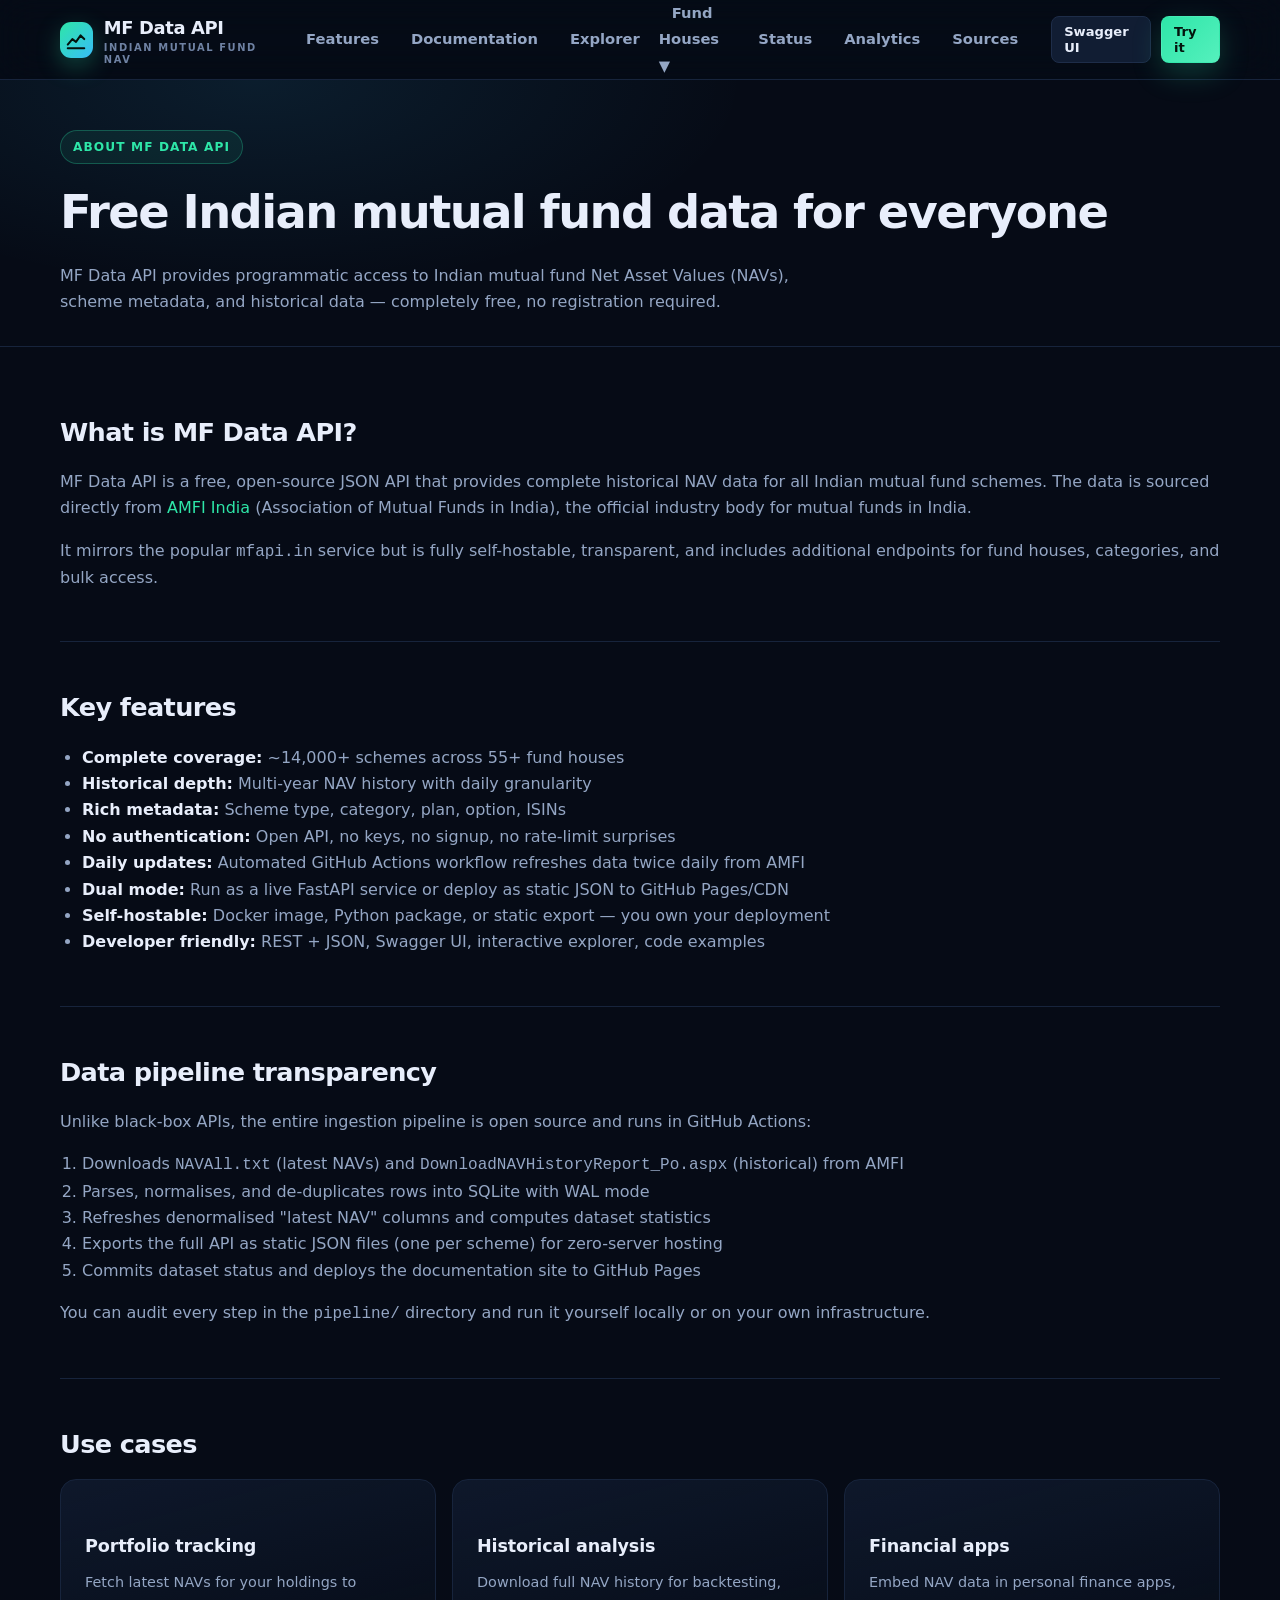
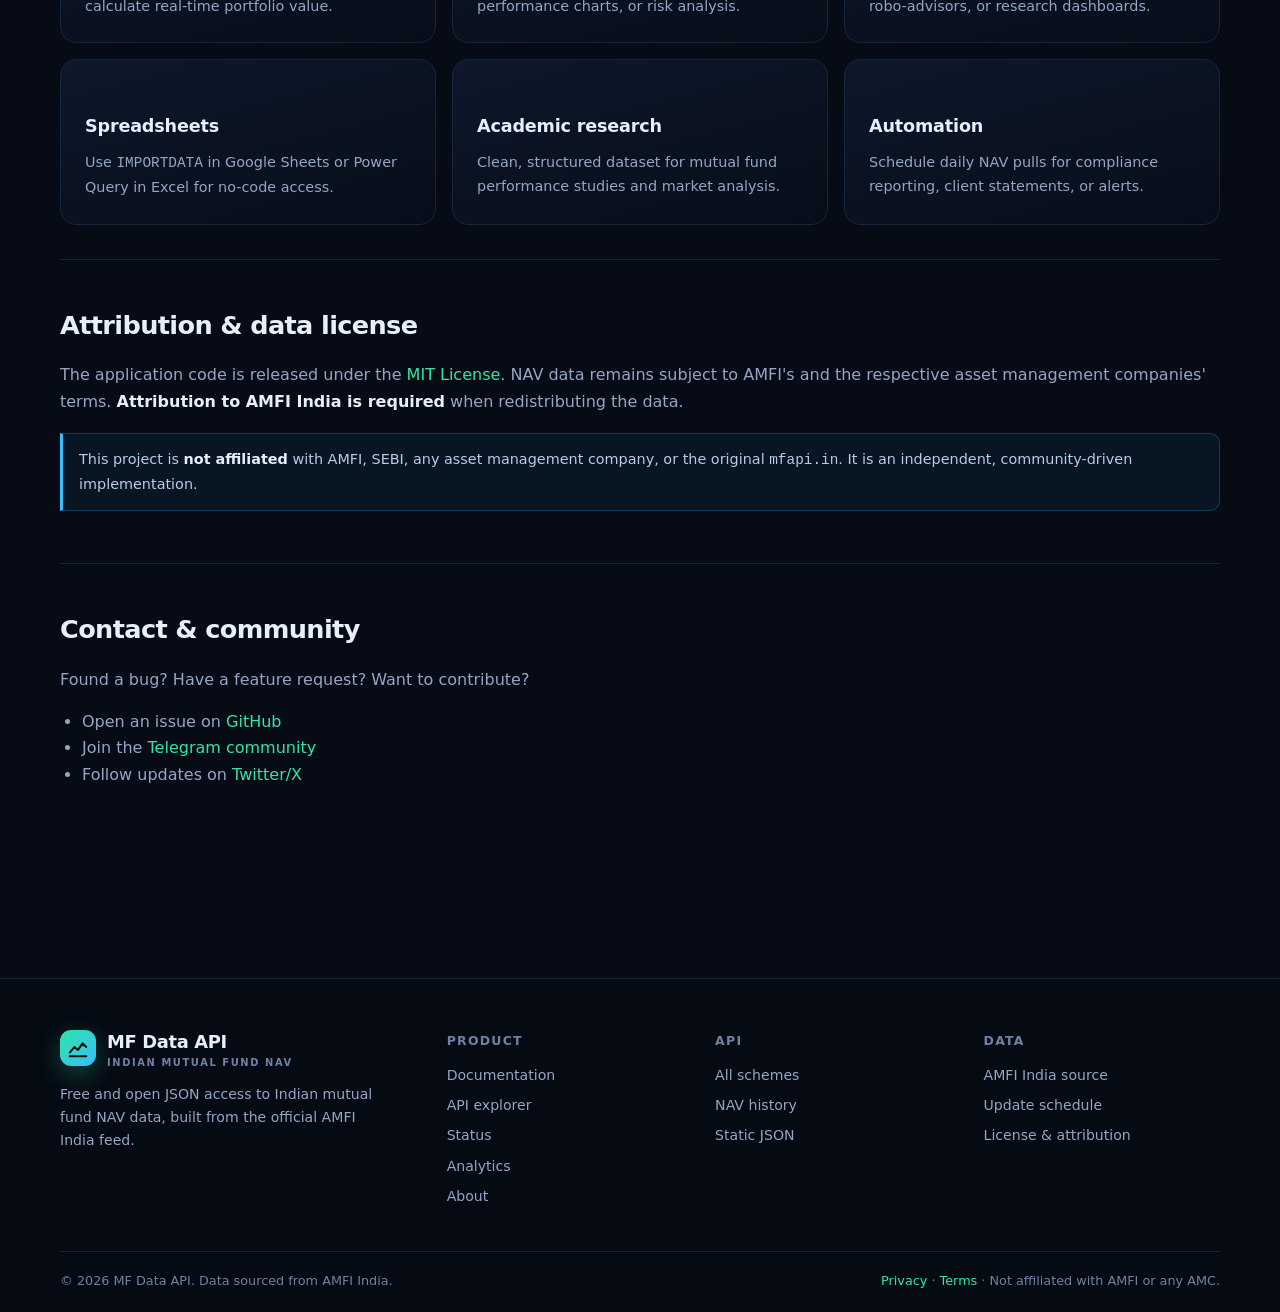
<file: web/about.html>
<!DOCTYPE html>
<html lang="en">
<head>
  <meta charset="utf-8">
  <meta name="viewport" content="width=device-width, initial-scale=1">
  <title>About — MF Data API</title>
  <meta name="description" content="Learn about MF Data API: a free, open JSON API for Indian mutual fund NAV data built from the official AMFI India feeds.">
  <meta name="theme-color" content="#060b16">
  <link rel="icon" href="assets/favicon.svg" type="image/svg+xml">
  <link rel="stylesheet" href="assets/style.css">
</head>
<body>
  <a class="skip-link" href="#main">Skip to content</a>

  <header class="site-header">
    <div class="container header-inner">
      <a class="brand" href="index.html" aria-label="MF Data API home">
        <span class="brand-mark" aria-hidden="true">
          <svg viewBox="0 0 24 24" fill="none" stroke="currentColor" stroke-width="2.2" stroke-linecap="round" stroke-linejoin="round">
            <path d="M3 17l5-6 4 3 5-7 4 4"></path><path d="M3 21h18"></path>
          </svg>
        </span>
        <span>MF Data API<small>Indian mutual fund NAV</small></span>
      </a>
      <nav class="nav-links" id="site-nav" aria-label="Main navigation">
        <a href="#features">Features</a>
        <a href="docs.html">Documentation</a>
        <a href="explorer.html">Explorer</a>
        
        <div class="dropdown">
          <a href="#">Fund Houses ▼</a>
          <div class="dropdown-content">
            <a href="schemes.html">Schemes</a>
            <a href="categories.html">Categories</a>
          </div>
        </div>
        
        <a href="status.html">Status</a>
        <a href="analytics.html">Analytics</a>
        <a href="data-sources.html">Sources</a>
      </nav>
      <div class="nav-actions">
        <a class="btn btn-ghost btn-sm" data-swagger href="docs.html">Swagger UI</a>
        <a class="btn btn-primary btn-sm" href="explorer.html">Try it</a>
        <button class="nav-toggle" type="button" aria-label="Toggle navigation" aria-expanded="false" aria-controls="site-nav">☰</button>
      </div>
    </div>
  </header>

  <main id="main">
    <section class="docs-hero">
      <div class="container">
        <span class="eyebrow">About MF Data API</span>
        <h1>Free Indian mutual fund data for everyone</h1>
        <p>
          MF Data API provides programmatic access to Indian mutual fund Net Asset Values (NAVs),
          scheme metadata, and historical data — completely free, no registration required.
        </p>
      </div>
    </section>

    <div class="container" style="padding:50px 0 80px">
      <section class="doc-section">
        <h2>What is MF Data API?</h2>
        <p>
          MF Data API is a free, open-source JSON API that provides complete historical NAV data
          for all Indian mutual fund schemes. The data is sourced directly from
          <a href="https://www.amfiindia.com/net-asset-value/nav-download" rel="noopener">AMFI India</a>
          (Association of Mutual Funds in India), the official industry body for mutual funds in India.
        </p>
        <p>
          It mirrors the popular <code>mfapi.in</code> service but is fully self-hostable,
          transparent, and includes additional endpoints for fund houses, categories, and bulk access.
        </p>
      </section>

      <section class="doc-section">
        <h2>Key features</h2>
        <ul style="list-style:disc;padding-left:22px">
          <li><strong>Complete coverage:</strong> ~14,000+ schemes across 55+ fund houses</li>
          <li><strong>Historical depth:</strong> Multi-year NAV history with daily granularity</li>
          <li><strong>Rich metadata:</strong> Scheme type, category, plan, option, ISINs</li>
          <li><strong>No authentication:</strong> Open API, no keys, no signup, no rate-limit surprises</li>
          <li><strong>Daily updates:</strong> Automated GitHub Actions workflow refreshes data twice daily from AMFI</li>
          <li><strong>Dual mode:</strong> Run as a live FastAPI service or deploy as static JSON to GitHub Pages/CDN</li>
          <li><strong>Self-hostable:</strong> Docker image, Python package, or static export — you own your deployment</li>
          <li><strong>Developer friendly:</strong> REST + JSON, Swagger UI, interactive explorer, code examples</li>
        </ul>
      </section>

      <section class="doc-section">
        <h2>Data pipeline transparency</h2>
        <p>
          Unlike black-box APIs, the entire ingestion pipeline is open source and runs in GitHub Actions:
        </p>
        <ol style="padding-left:22px">
          <li>Downloads <code>NAVAll.txt</code> (latest NAVs) and <code>DownloadNAVHistoryReport_Po.aspx</code> (historical) from AMFI</li>
          <li>Parses, normalises, and de-duplicates rows into SQLite with WAL mode</li>
          <li>Refreshes denormalised "latest NAV" columns and computes dataset statistics</li>
          <li>Exports the full API as static JSON files (one per scheme) for zero-server hosting</li>
          <li>Commits dataset status and deploys the documentation site to GitHub Pages</li>
        </ol>
        <p>
          You can audit every step in the <code>pipeline/</code> directory and run it yourself locally or on your own infrastructure.
        </p>
      </section>

      <section class="doc-section">
        <h2>Use cases</h2>
        <div class="feature-grid">
          <article class="card">
            <h3>Portfolio tracking</h3>
            <p>Fetch latest NAVs for your holdings to calculate real-time portfolio value.</p>
          </article>
          <article class="card">
            <h3>Historical analysis</h3>
            <p>Download full NAV history for backtesting, performance charts, or risk analysis.</p>
          </article>
          <article class="card">
            <h3>Financial apps</h3>
            <p>Embed NAV data in personal finance apps, robo-advisors, or research dashboards.</p>
          </article>
          <article class="card">
            <h3>Spreadsheets</h3>
            <p>Use <code>IMPORTDATA</code> in Google Sheets or Power Query in Excel for no-code access.</p>
          </article>
          <article class="card">
            <h3>Academic research</h3>
            <p>Clean, structured dataset for mutual fund performance studies and market analysis.</p>
          </article>
          <article class="card">
            <h3>Automation</h3>
            <p>Schedule daily NAV pulls for compliance reporting, client statements, or alerts.</p>
          </article>
        </div>
      </section>

      <section class="doc-section">
        <h2>Attribution & data license</h2>
        <p>
          The application code is released under the <a href="https://github.com/MFAPI/MFAPI/blob/main/LICENSE">MIT License</a>.
          NAV data remains subject to AMFI's and the respective asset management companies' terms.
          <strong>Attribution to AMFI India is required</strong> when redistributing the data.
        </p>
        <div class="note">
          This project is <strong>not affiliated</strong> with AMFI, SEBI, any asset management company,
          or the original <code>mfapi.in</code>. It is an independent, community-driven implementation.
        </div>
      </section>

      <section class="doc-section">
        <h2>Contact & community</h2>
        <p>
          Found a bug? Have a feature request? Want to contribute?
        </p>
        <ul style="list-style:disc;padding-left:22px">
          <li>Open an issue on <a href="https://github.com/MFAPI/MFAPI/issues" rel="noopener">GitHub</a></li>
          <li>Join the <a href="https://t.me/mfapi_in" rel="noopener">Telegram community</a></li>
          <li>Follow updates on <a href="https://twitter.com/SkyRocknRoll" rel="noopener">Twitter/X</a></li>
        </ul>
      </section>
    </div>
  </main>

  <footer class="site-footer">
    <div class="container footer-grid">
      <div class="footer-brand">
        <a class="brand" href="index.html">
          <span class="brand-mark" aria-hidden="true">
            <svg viewBox="0 0 24 24" fill="none" stroke="currentColor" stroke-width="2.2" stroke-linecap="round" stroke-linejoin="round">
              <path d="M3 17l5-6 4 3 5-7 4 4"></path><path d="M3 21h18"></path>
            </svg>
          </span>
          <span>MF Data API<small>Indian mutual fund NAV</small></span>
        </a>
        <p>Free and open JSON access to Indian mutual fund NAV data, built from the official AMFI India feed.</p>
      </div>
      <div class="footer-col">
        <h4>Product</h4>
        <a href="docs.html">Documentation</a>
        <a href="explorer.html">API explorer</a>
        <a href="status.html">Status</a>
        <a href="analytics.html">Analytics</a>
        <a href="about.html">About</a>
      </div>
      <div class="footer-col">
        <h4>API</h4>
        <a href="docs.html#endpoint-list">All schemes</a>
        <a href="docs.html#endpoint-history">NAV history</a>
        <a href="docs.html#static-mode">Static JSON</a>
      </div>
      <div class="footer-col">
        <h4>Data</h4>
        <a href="https://www.amfiindia.com/net-asset-value/nav-download" rel="noopener">AMFI India source</a>
        <a href="docs.html#updates">Update schedule</a>
        <a href="docs.html#license">License & attribution</a>
      </div>
    </div>
    <div class="container footer-bottom">
      <span>© <span data-year>2026</span> MF Data API. Data sourced from AMFI India.</span>
      <span><a href="privacy.html">Privacy</a> · <a href="terms.html">Terms</a> · Not affiliated with AMFI or any AMC.</span>
    </div>
  </footer>

  <script src="assets/config.js"></script>
  <script src="assets/app.js"></script>
</body>
</html>
</file>
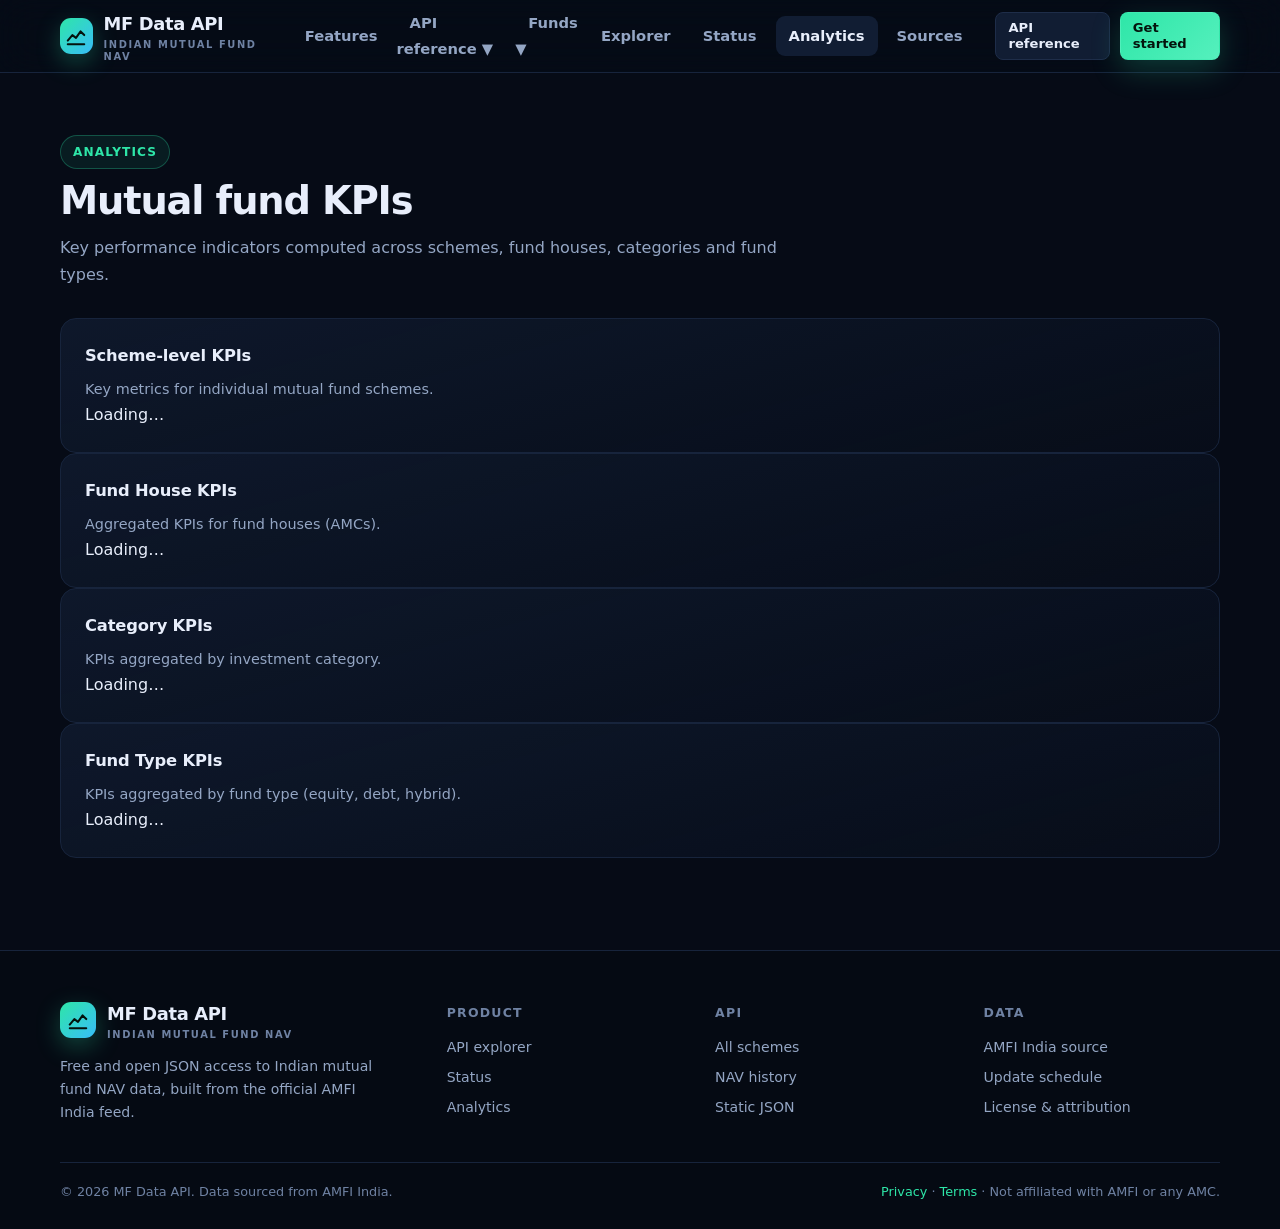
<file: web/analytics.html>
<!DOCTYPE html>
<html lang="en">
<head>
  <meta charset="utf-8">
  <meta name="viewport" content="width=device-width, initial-scale=1">
  <title>Analytics — MF Data API</title>
  <meta name="description" content="Mutual fund analytics: KPIs at scheme, fund house, category and fund type levels.">
  <meta name="theme-color" content="#060b16">
  <link rel="icon" href="assets/favicon.svg" type="image/svg+xml">
  <link rel="stylesheet" href="assets/style.css">
</head>
<body>
  <a class="skip-link" href="#main">Skip to content</a>

  <header class="site-header">
    <div class="container header-inner">
      <a class="brand" href="index.html" aria-label="MF Data API home">
        <span class="brand-mark" aria-hidden="true">
          <svg viewBox="0 0 24 24" fill="none" stroke="currentColor" stroke-width="2.2" stroke-linecap="round" stroke-linejoin="round">
            <path d="M3 17l5-6 4 3 5-7 4 4"></path><path d="M3 21h18"></path>
          </svg>
        </span>
        <span>MF Data API<small>Indian mutual fund NAV</small></span>
      </a>

      <nav class="nav-links" id="site-nav" aria-label="Main navigation">
        <a href="index.html">Features</a>
        
        <div class="dropdown">
          <a href="docs.html">API reference ▼</a>
          <div class="dropdown-content">
            <a href="docs.html">API reference</a>
            <a href="docs.html#static-mode">Static JSON</a>
            <a href="docs.html#updates">Update schedule</a>
            <a href="docs.html#license">License & attribution</a>
          </div>
        </div>
        
        <div class="dropdown">
          <a href="#">Funds ▼</a>
          <div class="dropdown-content">
            <a href="schemes.html">Schemes</a>
            <a href="fund-houses.html">Fund Houses</a>
            <a href="categories.html">Categories</a>
          </div>
        </div>
        
        <a href="explorer.html">Explorer</a>
        <a href="status.html">Status</a>
        <a href="analytics.html">Analytics</a>
        <a href="data-sources.html">Sources</a>
      </nav>

      <div class="nav-actions">
        <a class="btn btn-ghost btn-sm" data-swagger href="docs.html">API reference</a>
        <a class="btn btn-primary btn-sm" href="docs.html#quick-start">Get started</a>
        <button class="nav-toggle" type="button" aria-label="Toggle navigation" aria-expanded="false" aria-controls="site-nav">☰</button>
      </div>
    </div>
  </header>

  <main id="main">
    <section class="section">
      <div class="container">
        <div class="section-head">
          <span class="eyebrow">Analytics</span>
          <h2>Mutual fund KPIs</h2>
          <p>Key performance indicators computed across schemes, fund houses, categories and fund types.</p>
        </div>

        <div class="analytics-grid">
          <div class="card">
            <h3>Scheme-level KPIs</h3>
            <p>Key metrics for individual mutual fund schemes.</p>
            <div id="scheme-kpi-status">Loading…</div>
          </div>

          <div class="card">
            <h3>Fund House KPIs</h3>
            <p>Aggregated KPIs for fund houses (AMCs).</p>
            <div id="fh-kpi-status">Loading…</div>
          </div>

          <div class="card">
            <h3>Category KPIs</h3>
            <p>KPIs aggregated by investment category.</p>
            <div id="cat-kpi-status">Loading…</div>
          </div>

          <div class="card">
            <h3>Fund Type KPIs</h3>
            <p>KPIs aggregated by fund type (equity, debt, hybrid).</p>
            <div id="type-kpi-status">Loading…</div>
          </div>
        </div>
      </div>
    </section>
  </main>

  <footer class="site-footer">
    <div class="container footer-grid">
      <div class="footer-brand">
        <a class="brand" href="index.html">
          <span class="brand-mark" aria-hidden="true">
            <svg viewBox="0 0 24 24" fill="none" stroke="currentColor" stroke-width="2.2" stroke-linecap="round" stroke-linejoin="round">
              <path d="M3 17l5-6 4 3 5-7 4 4"></path><path d="M3 21h18"></path>
            </svg>
          </span>
          <span>MF Data API<small>Indian mutual fund NAV</small></span>
        </a>
        <p>Free and open JSON access to Indian mutual fund NAV data, built from the official AMFI India feed.</p>
      </div>
      <div class="footer-col">
        <h4>Product</h4>
        <a href="explorer.html">API explorer</a>
        <a href="status.html">Status</a>
        <a href="analytics.html">Analytics</a>
      </div>
      <div class="footer-col">
        <h4>API</h4>
        <a href="docs.html#endpoint-list">All schemes</a>
        <a href="docs.html#endpoint-history">NAV history</a>
        <a href="docs.html#static-mode">Static JSON</a>
      </div>
      <div class="footer-col">
        <h4>Data</h4>
        <a href="https://www.amfiindia.com/net-asset-value/nav-download" rel="noopener">AMFI India source</a>
        <a href="docs.html#updates">Update schedule</a>
        <a href="docs.html#license">License &amp; attribution</a>
      </div>
    </div>
    <div class="container footer-bottom">
      <span>© <span data-year>2026</span> MF Data API. Data sourced from AMFI India.</span>
      <span><a href="privacy.html">Privacy</a> · <a href="terms.html">Terms</a> · Not affiliated with AMFI or any AMC.</span>
    </div>
  </footer>

  <script src="assets/config.js"></script>
  <script src="assets/app.js"></script>
</body>
</html>
</file>
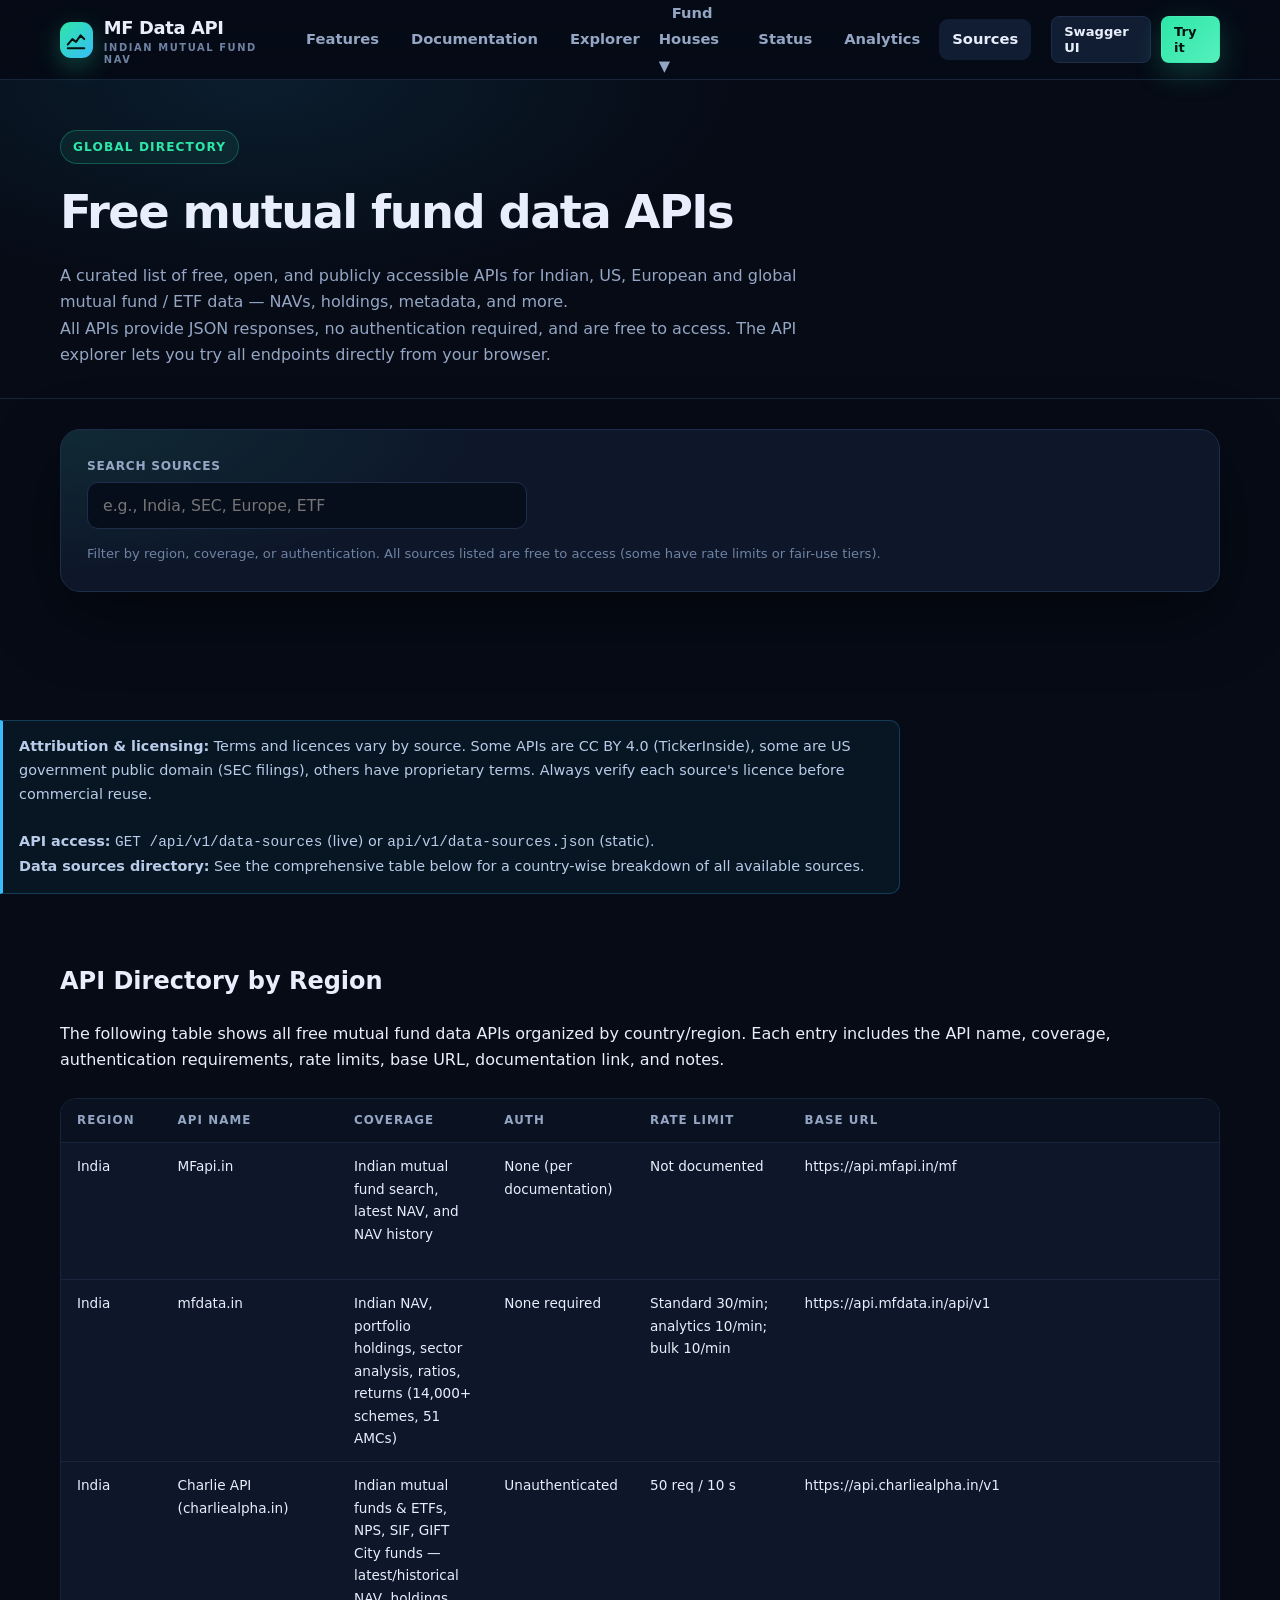
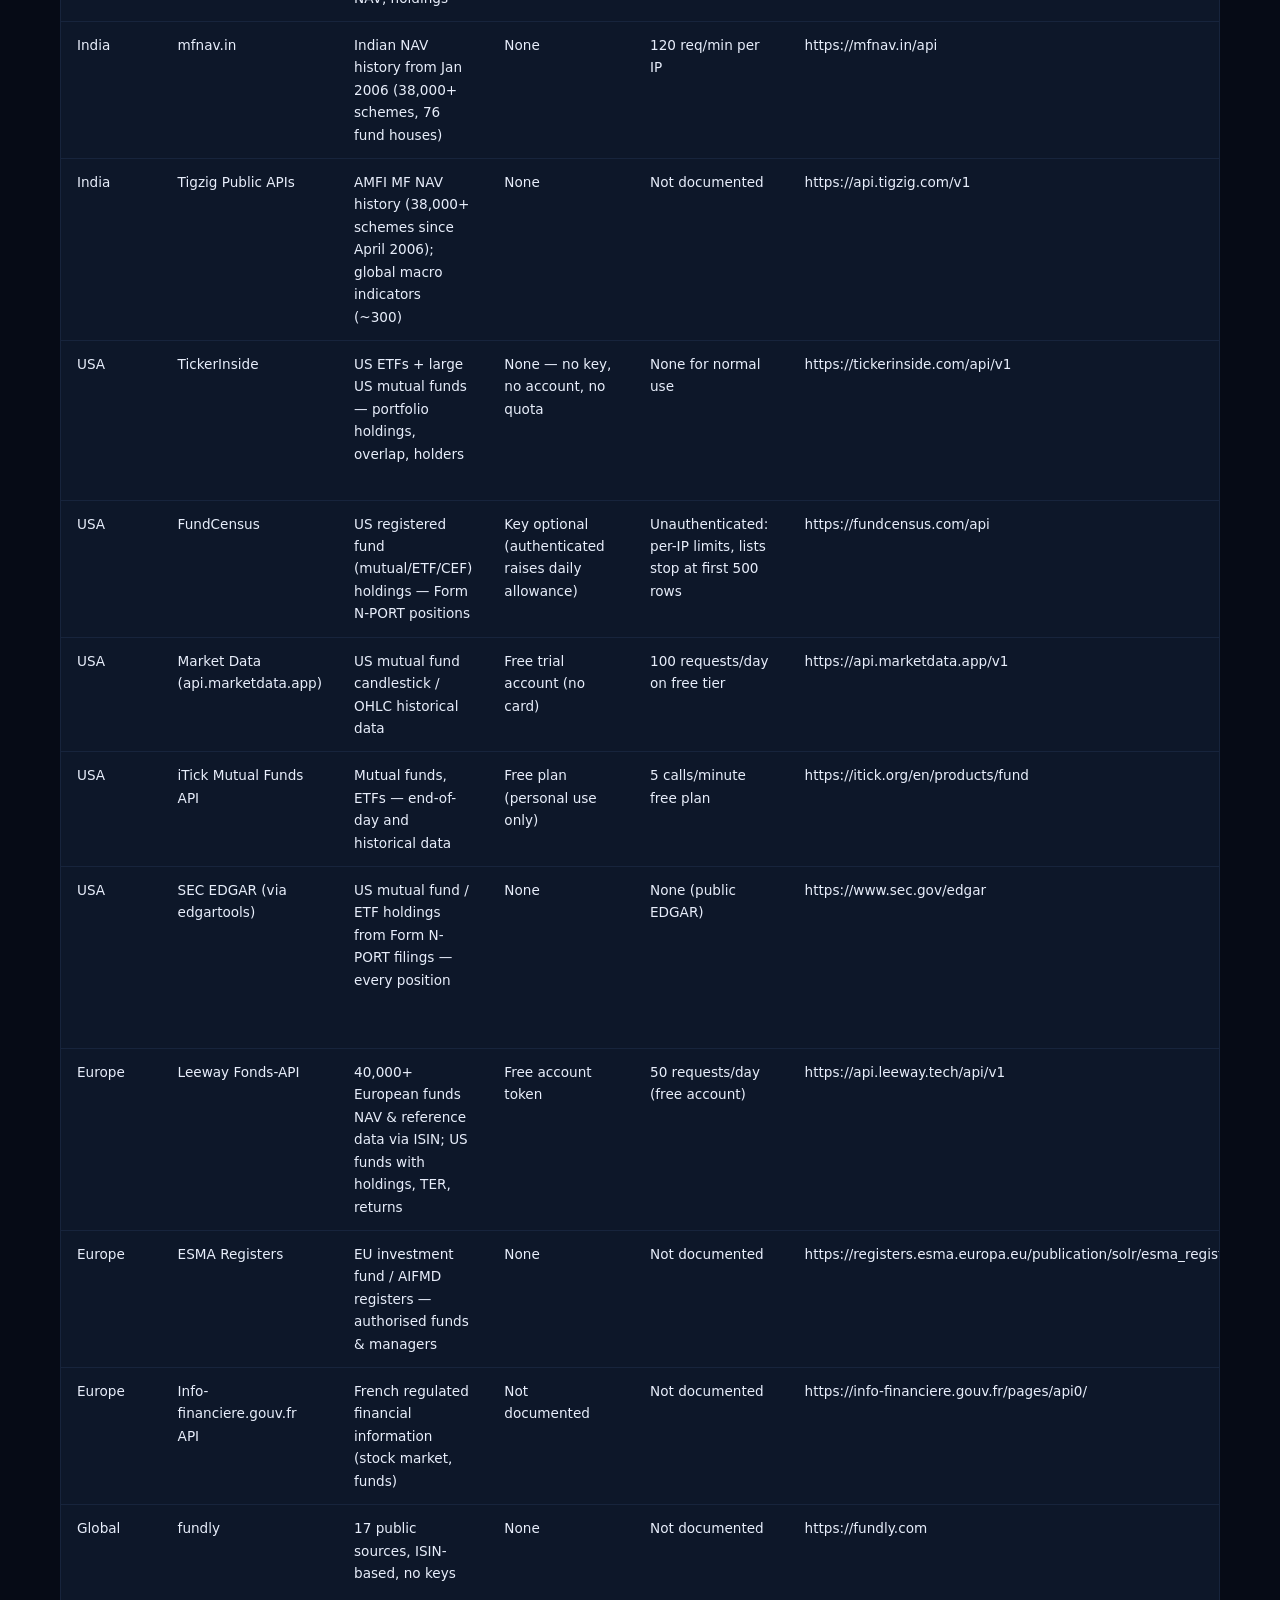
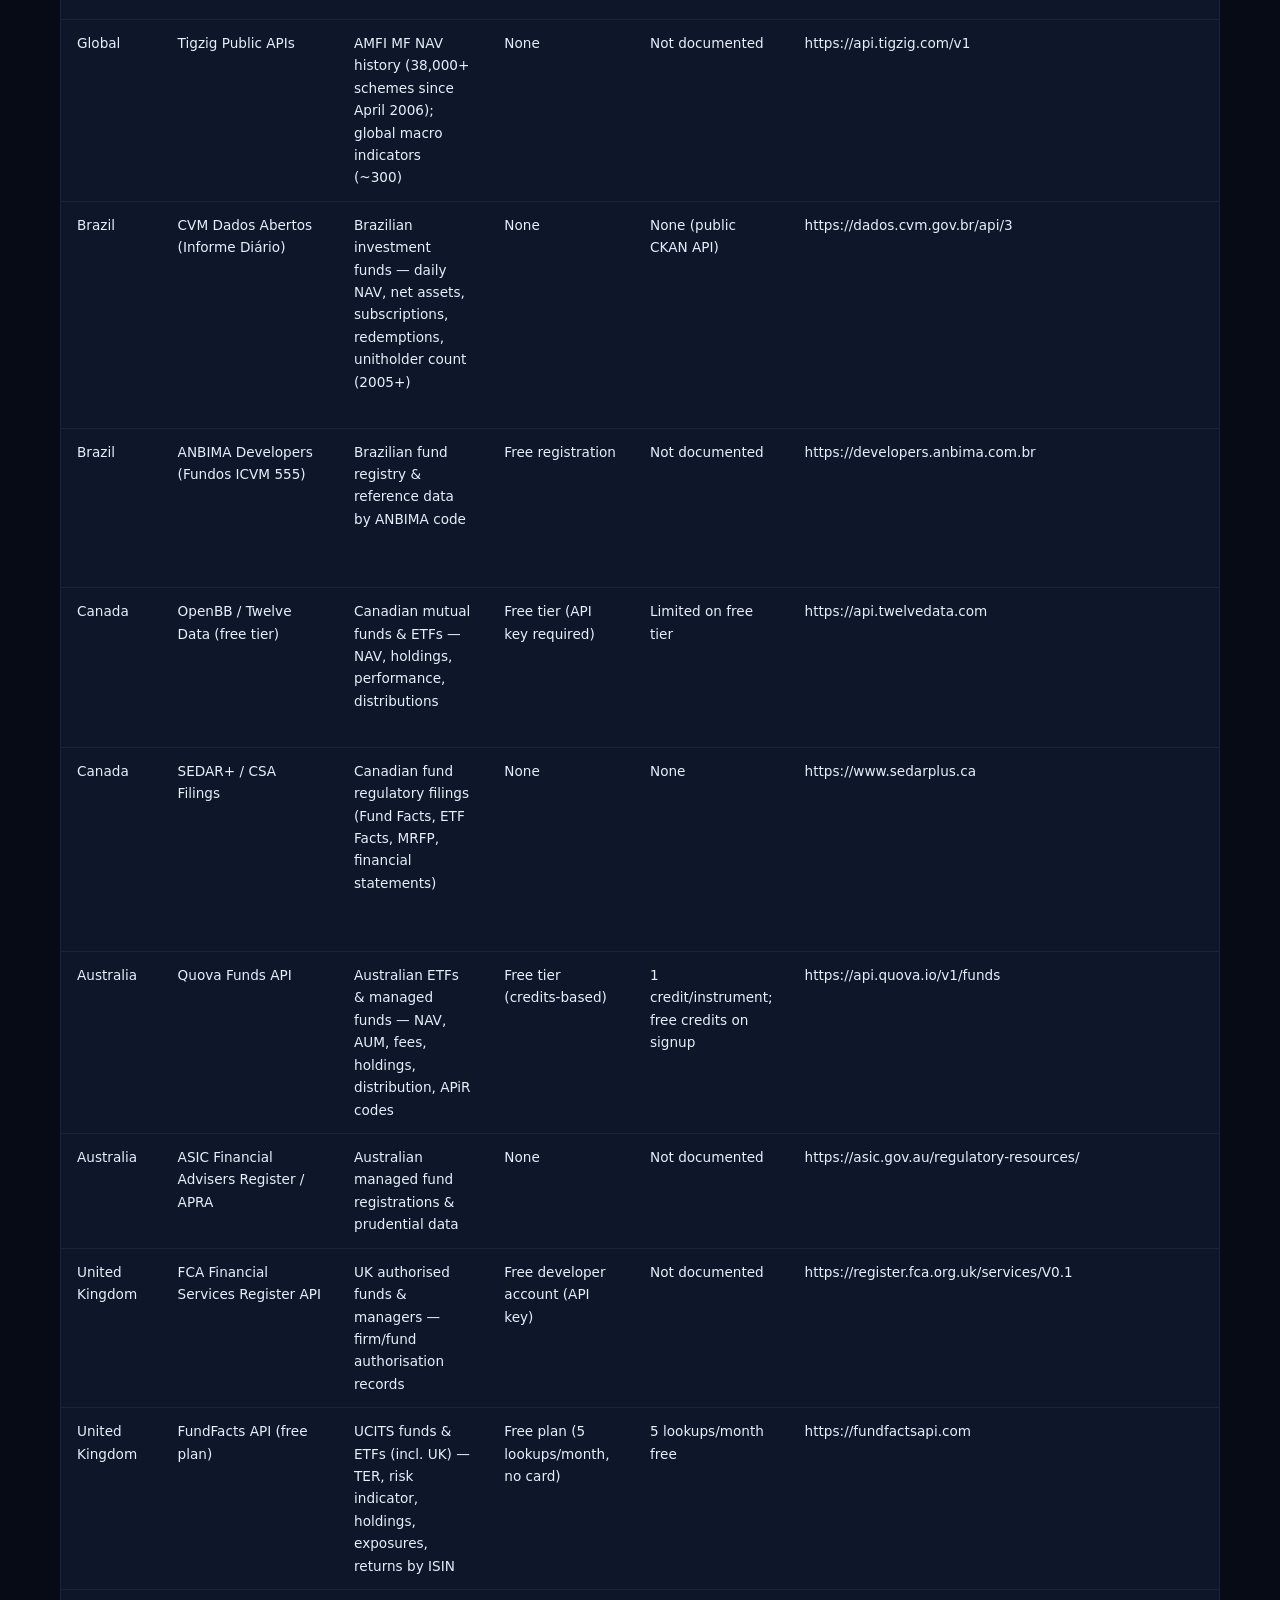
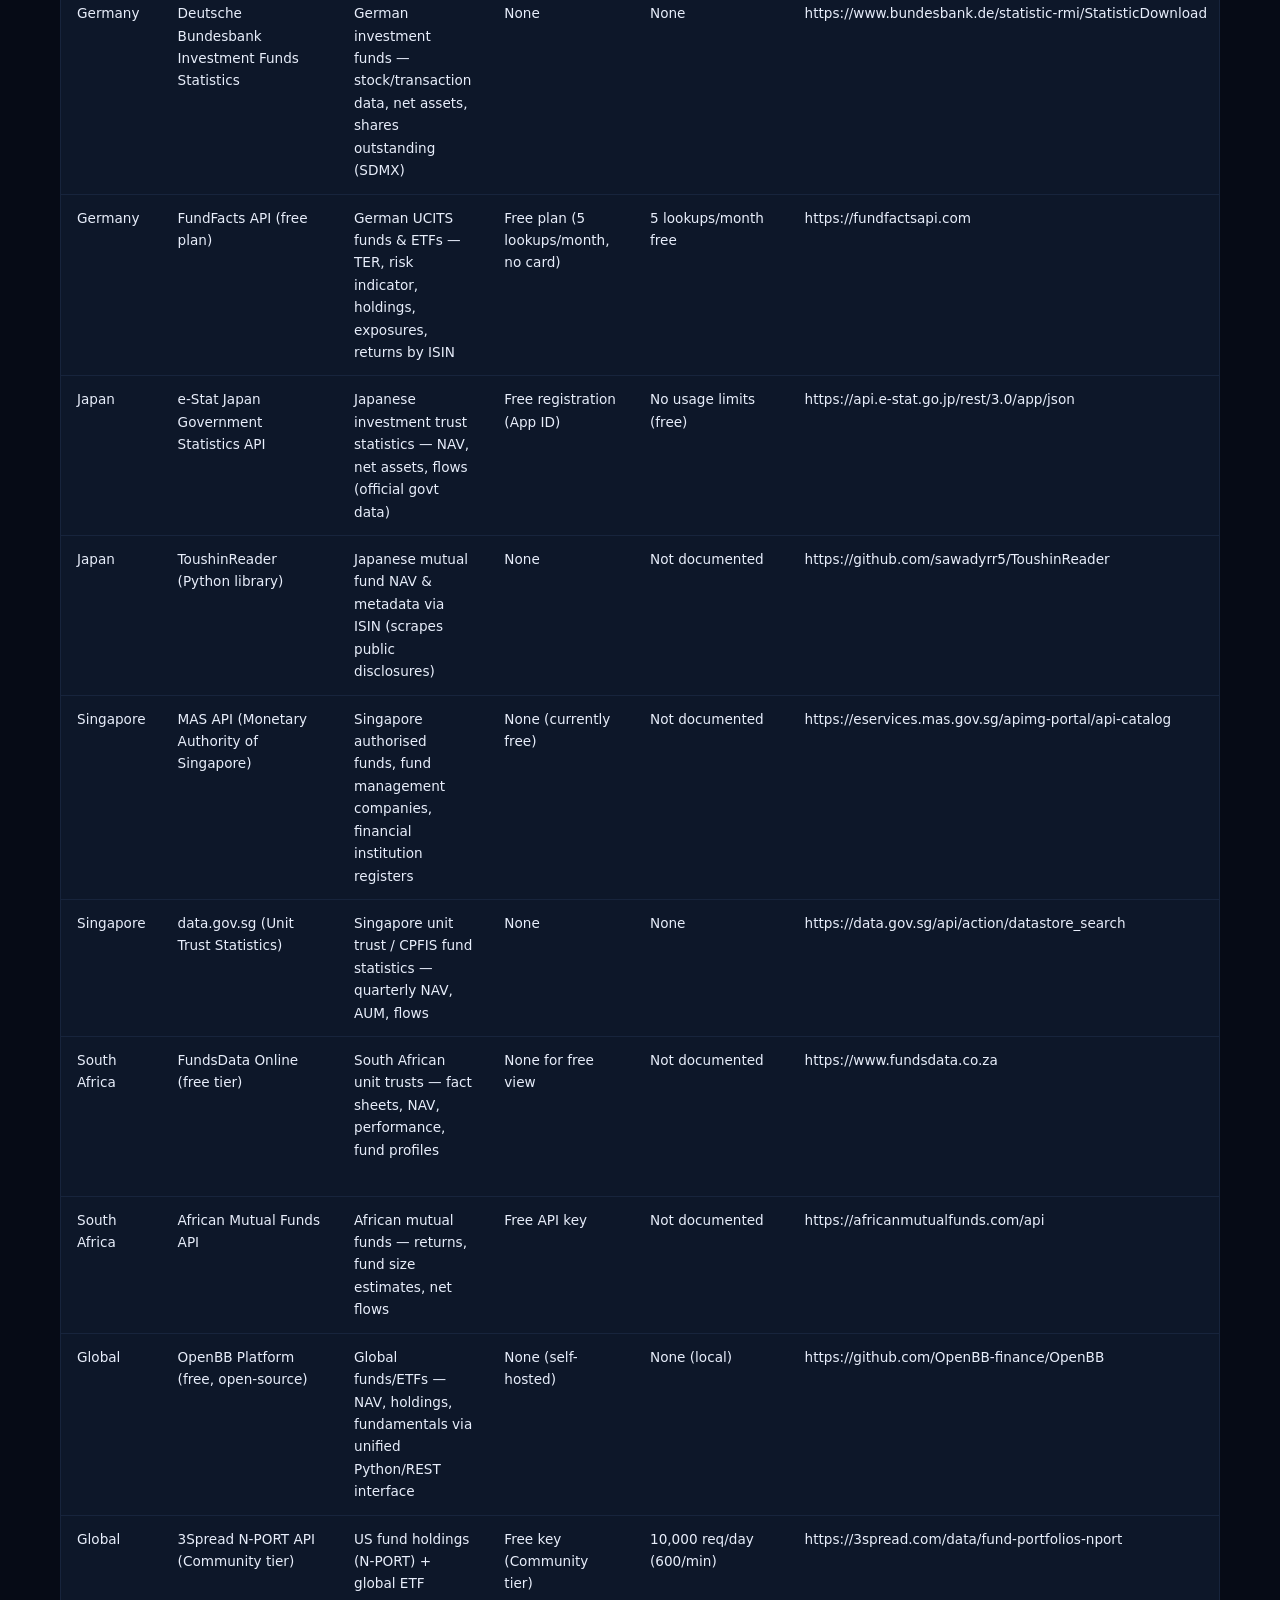
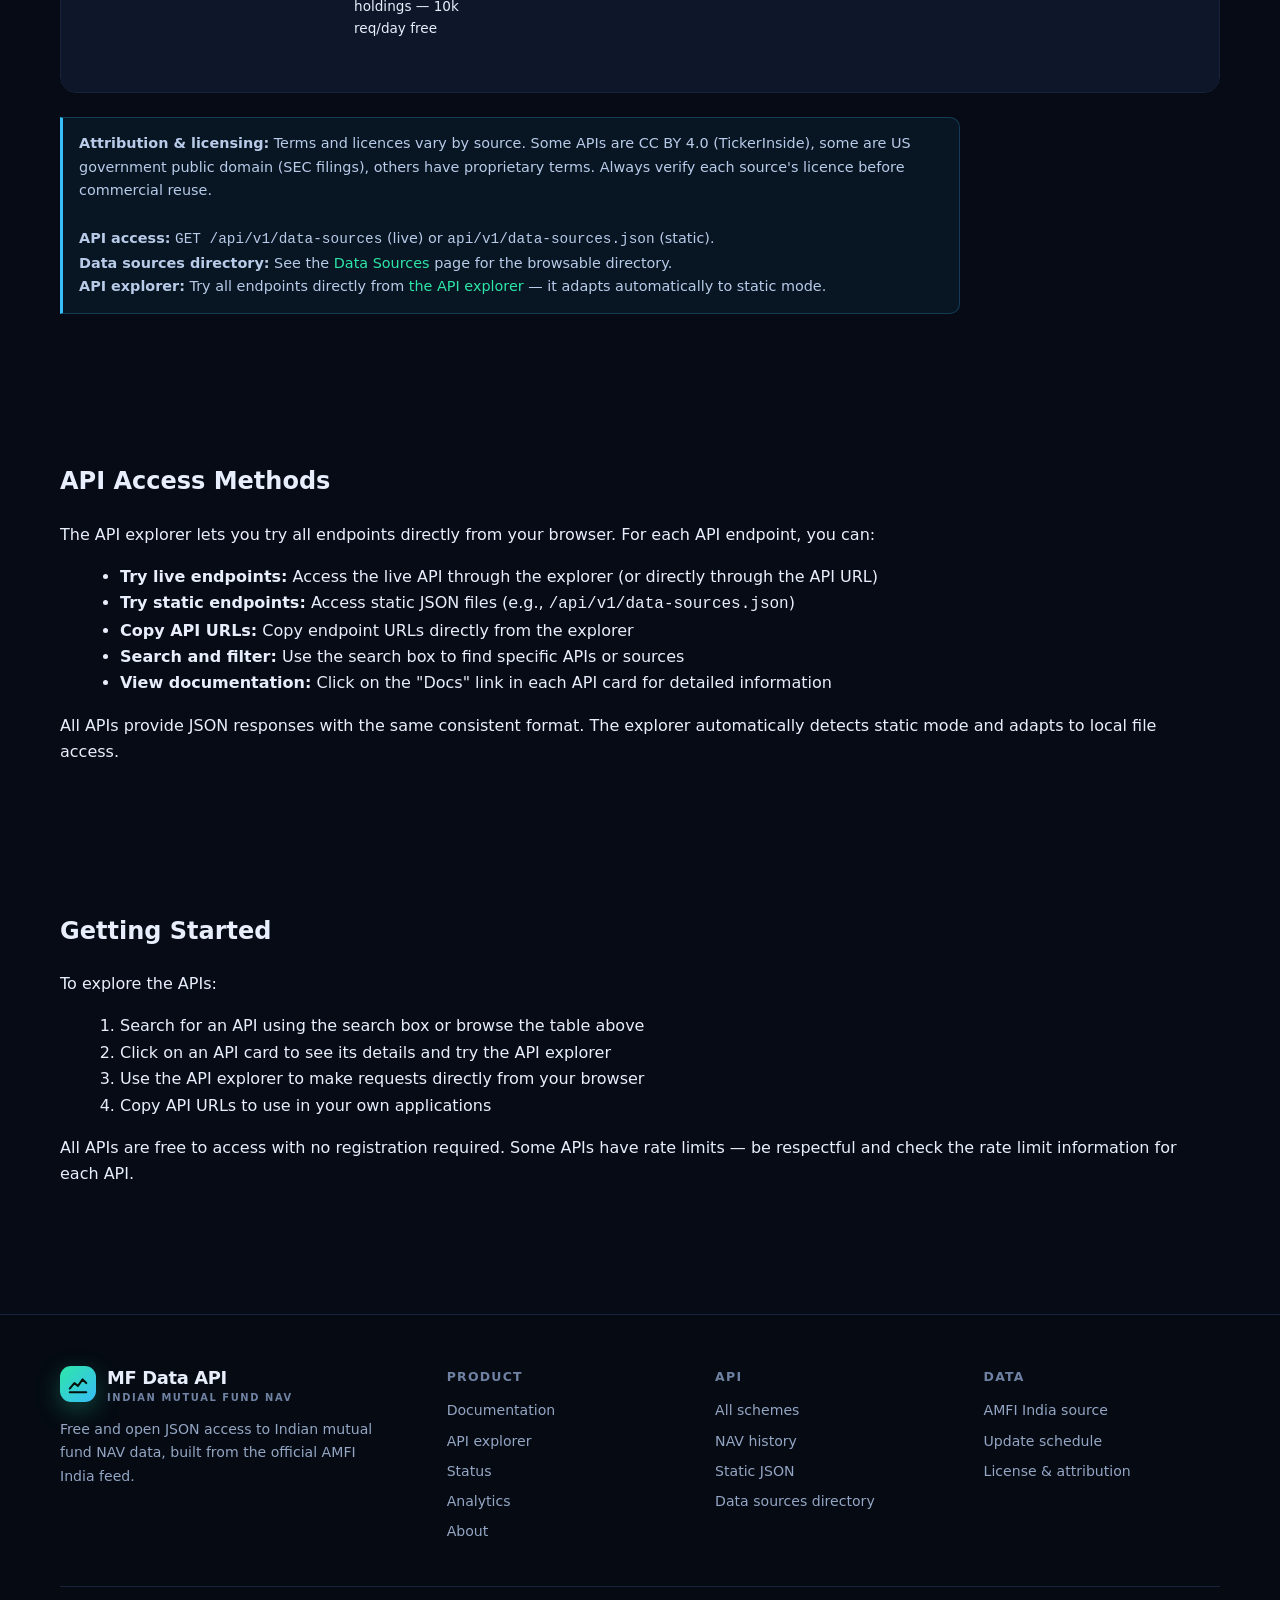
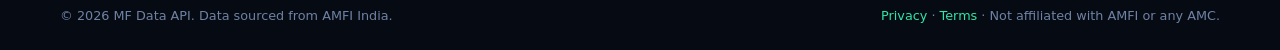
<file: web/data-sources.html>
<!DOCTYPE html>
<html lang="en">
<head>
  <meta charset="utf-8">
  <meta name="viewport" content="width=device-width, initial-scale=1">
  <title>Free Mutual Fund Data APIs — MF Data API</title>
  <meta name="description" content="Curated directory of free, open mutual fund / ETF data APIs worldwide: India, USA, Europe and beyond. NAV history, holdings, metadata — no API key required.">
  <meta name="theme-color" content="#060b16">
  <link rel="icon" href="assets/favicon.svg" type="image/svg+xml">
  <link rel="stylesheet" href="assets/style.css">
</head>
<body>
  <a class="skip-link" href="#main">Skip to content</a>
  <header class="site-header">
    <div class="container header-inner">
      <a class="brand" href="index.html" aria-label="MF Data API home">
        <span class="brand-mark" aria-hidden="true">
          <svg viewBox="0 0 24 24" fill="none" stroke="currentColor" stroke-width="2.2" stroke-linecap="round" stroke-linejoin="round">
            <path d="M3 17l5-6 4 3 5-7 4 4"></path><path d="M3 21h18"></path>
          </svg>
        </span>
        <span>MF Data API<small>Indian mutual fund NAV</small></span>
      </a>
      <nav class="nav-links" id="site-nav" aria-label="Main navigation">
        <a href="#features">Features</a>
        <a href="docs.html">Documentation</a>
        <a href="explorer.html">Explorer</a>
        
        <div class="dropdown">
          <a href="#">Fund Houses ▼</a>
          <div class="dropdown-content">
            <a href="schemes.html">Schemes</a>
            <a href="categories.html">Categories</a>
          </div>
        </div>
        
        <a href="status.html">Status</a>
        <a href="analytics.html">Analytics</a>
        <a href="data-sources.html">Sources</a>
      </nav>
      <div class="nav-actions">
        <a class="btn btn-ghost btn-sm" data-swagger href="docs.html">Swagger UI</a>
        <a class="btn btn-primary btn-sm" href="explorer.html">Try it</a>
        <button class="nav-toggle" type="button" aria-label="Toggle navigation" aria-expanded="false" aria-controls="site-nav">☰</button>
      </div>
    </div>
  </header>
  <main id="main">
    <section class="docs-hero">
      <div class="container">
        <span class="eyebrow">Global directory</span>
        <h1>Free mutual fund data APIs</h1>
        <p>A curated list of free, open, and publicly accessible APIs for Indian, US, European and global mutual fund / ETF data — NAVs, holdings, metadata, and more.</p>
        <p>All APIs provide JSON responses, no authentication required, and are free to access. The API explorer lets you try all endpoints directly from your browser.</p>
      </div>
    </section>
    
    <div class="container" style="padding:30px 0 80px">
      <div class="search-shell" style="margin-bottom:24px">
        <div class="field" style="max-width:440px">
          <label for="source-search">Search sources</label>
          <input id="source-search" type="search" placeholder="e.g., India, SEC, Europe, ETF" autocomplete="off">
        </div>
        <p class="search-hint" style="margin-top:8px">
          Filter by region, coverage, or authentication. All sources listed are free to access (some have rate limits or fair-use tiers).
        </div>
      </div>
      
      <div id="loading-sources" class="text-sm muted" style="display:none;text-align:center;padding:16px">
        Loading sources…
      </div>
      
      <div id="sources-container"></div>
      
      <div id="empty-sources" class="text-sm muted" style="display:none;text-align:center;padding:24px">
        No sources match your search.
      </div>
      
      <div class="note" style="margin-top:24px;max-width:900px">
        <strong>Attribution & licensing:</strong> Terms and licences vary by source. Some APIs are CC BY 4.0 (TickerInside), some are US government public domain (SEC filings), others have proprietary terms. Always verify each source's licence before commercial reuse.<br><br>
        <strong>API access:</strong> <code>GET /api/v1/data-sources</code> (live) or <code>api/v1/data-sources.json</code> (static).<br>
        <strong>Data sources directory:</strong> See the comprehensive table below for a country-wise breakdown of all available sources.
      </div>
    </div>
    
    <div class="container" style="padding:30px 0 80px">
      <h2>API Directory by Region</h2>
      <p>The following table shows all free mutual fund data APIs organized by country/region. Each entry includes the API name, coverage, authentication requirements, rate limits, base URL, documentation link, and notes.</p>
      
      <div class="table-wrap" style="margin: 24px 0; overflow-x: auto;">
        <table class="data-table" style="width: 100%; border-collapse: collapse; font-size: 0.85rem; margin-bottom: 40px;">
          <thead>
            <tr>
              <th>Region</th>
              <th>API Name</th>
              <th>Coverage</th>
              <th>Auth</th>
              <th>Rate Limit</th>
              <th>Base URL</th>
              <th>Docs</th>
              <th>Notes</th>
            </tr>
          </thead>
          <tbody>
            <!-- India -->
            <tr>
              <td>India</td>
              <td>MFapi.in</td>
              <td>Indian mutual fund search, latest NAV, and NAV history</td>
              <td>None (per documentation)</td>
              <td>Not documented</td>
              <td>https://api.mfapi.in/mf</td>
              <td>https://www.mfapi.in/docs</td>
              <td>Largest dedicated Indian NAV API; updated up to 6x daily</td>
            </tr>
            <tr>
              <td>India</td>
              <td>mfdata.in</td>
              <td>Indian NAV, portfolio holdings, sector analysis, ratios, returns (14,000+ schemes, 51 AMCs)</td>
              <td>None required</td>
              <td>Standard 30/min; analytics 10/min; bulk 10/min</td>
              <td>https://api.mfdata.in/api/v1</td>
              <td>https://mfdata.in/docs</td>
              <td>Deep per-scheme enrichment: holdings, risk metrics, sector allocation</td>
            </tr>
            <tr>
              <td>India</td>
              <td>Charlie API (charliealpha.in)</td>
              <td>Indian mutual funds & ETFs, NPS, SIF, GIFT City funds — latest/historical NAV, holdings</td>
              <td>Unauthenticated</td>
              <td>50 req / 10 s</td>
              <td>https://api.charliealpha.in/v1</td>
              <td>https://api.charliealpha.in/v1</td>
              <td>GET-only endpoints; accepts AMFI scheme code or ISIN</td>
            </tr>
            <tr>
              <td>India</td>
              <td>mfnav.in</td>
              <td>Indian NAV history from Jan 2006 (38,000+ schemes, 76 fund houses)</td>
              <td>None</td>
              <td>120 req/min per IP</td>
              <td>https://mfnav.in/api</td>
              <td>https://mfnav.in/api-docs</td>
              <td>Free for any use including commercial; sync your own mirror daily</td>
            </tr>
            <tr>
              <td>India</td>
              <td>Tigzig Public APIs</td>
              <td>AMFI MF NAV history (38,000+ schemes since April 2006); global macro indicators (~300)</td>
              <td>None</td>
              <td>Not documented</td>
              <td>https://api.tigzig.com/v1</td>
              <td>https://www.tigzig.com/apis</td>
              <td>CSV / TSV / Parquet / SQLite bulk downloads</td>
            </tr>
            
            <!-- USA -->
            <tr>
              <td>USA</td>
              <td>TickerInside</td>
              <td>US ETFs + large US mutual funds — portfolio holdings, overlap, holders</td>
              <td>None — no key, no account, no quota</td>
              <td>None for normal use</td>
              <td>https://tickerinside.com/api/v1</td>
              <td>https://tickerinside.com/api</td>
              <td>CC BY 4.0. Derived from issuer holdings files and SEC Form N-PORT</td>
            </tr>
            <tr>
              <td>USA</td>
              <td>FundCensus</td>
              <td>US registered fund (mutual/ETF/CEF) holdings — Form N-PORT positions</td>
              <td>Key optional (authenticated raises daily allowance)</td>
              <td>Unauthenticated: per-IP limits, lists stop at first 500 rows</td>
              <td>https://fundcensus.com/api</td>
              <td>https://fundcensus.com/openapi.json</td>
              <td>Holdings are quarterly snapshots (~60 days lag)</td>
            </tr>
            <tr>
              <td>USA</td>
              <td>Market Data (api.marketdata.app)</td>
              <td>US mutual fund candlestick / OHLC historical data</td>
              <td>Free trial account (no card)</td>
              <td>100 requests/day on free tier</td>
              <td>https://api.marketdata.app/v1</td>
              <td>https://www.marketdata.app/api/funds/how-to-use/</td>
              <td>Free plan is for personal use</td>
            </tr>
            <tr>
              <td>USA</td>
              <td>iTick Mutual Funds API</td>
              <td>Mutual funds, ETFs — end-of-day and historical data</td>
              <td>Free plan (personal use only)</td>
              <td>5 calls/minute free plan</td>
              <td>https://itick.org/en/products/fund</td>
              <td>https://itick.org/en/products/fund</td>
              <td>Free tier restricted to personal use</td>
            </tr>
            <tr>
              <td>USA</td>
              <td>SEC EDGAR (via edgartools)</td>
              <td>US mutual fund / ETF holdings from Form N-PORT filings — every position</td>
              <td>None</td>
              <td>None (public EDGAR)</td>
              <td>https://www.sec.gov/edgar</td>
              <td>https://edgartools.readthedocs.io</td>
              <td>US government work — public domain; monthly N-PORT holdings with lag</td>
            </tr>
            
            <!-- Europe -->
            <tr>
              <td>Europe</td>
              <td>Leeway Fonds-API</td>
              <td>40,000+ European funds NAV & reference data via ISIN; US funds with holdings, TER, returns</td>
              <td>Free account token</td>
              <td>50 requests/day (free account)</td>
              <td>https://api.leeway.tech/api/v1</td>
              <td>https://leeway.tech/data-api/fonds</td>
              <td>Free tier is non-commercial use</td>
            </tr>
            <tr>
              <td>Europe</td>
              <td>ESMA Registers</td>
              <td>EU investment fund / AIFMD registers — authorised funds & managers</td>
              <td>None</td>
              <td>Not documented</td>
              <td>https://registers.esma.europa.eu/publication/solr/esma_registers_*</td>
              <td>https://www.esma.europa.eu/publications-and-data/databases-and-registers</td>
              <td>Reference registers rather than daily NAV feed</td>
            </tr>
            <tr>
              <td>Europe</td>
              <td>Info-financiere.gouv.fr API</td>
              <td>French regulated financial information (stock market, funds)</td>
              <td>Not documented</td>
              <td>Not documented</td>
              <td>https://info-financiere.gouv.fr/pages/api0/</td>
              <td>https://info-financiere.gouv.fr/pages/api0/</td>
              <td>French official centralised mechanism</td>
            </tr>
            
            <!-- Global -->
            <tr>
              <td>Global</td>
              <td>fundly</td>
              <td>17 public sources, ISIN-based, no keys</td>
              <td>None</td>
              <td>Not documented</td>
              <td>https://fundly.com</td>
              <td>Not documented</td>
              <td>17 public sources — ISIN-based, no keys required</td>
            </tr>
            <tr>
              <td>Global</td>
              <td>Tigzig Public APIs</td>
              <td>AMFI MF NAV history (38,000+ schemes since April 2006); global macro indicators (~300)</td>
              <td>None</td>
              <td>Not documented</td>
              <td>https://api.tigzig.com/v1</td>
              <td>https://www.tigzig.com/apis</td>
              <td>CSV / TSV / Parquet / SQLite bulk downloads</td>
            </tr>
            
            <!-- Brazil -->
            <tr>
              <td>Brazil</td>
              <td>CVM Dados Abertos (Informe Diário)</td>
              <td>Brazilian investment funds — daily NAV, net assets, subscriptions, redemptions, unitholder count (2005+)</td>
              <td>None</td>
              <td>None (public CKAN API)</td>
              <td>https://dados.cvm.gov.br/api/3</td>
              <td>https://dados.cvm.gov.br/dataset/fi-doc-inf_diario</td>
              <td>Official CVM (securities regulator) open data; daily CSV/ZIP updates; 12-month rolling window updated daily</td>
            </tr>
            <tr>
              <td>Brazil</td>
              <td>ANBIMA Developers (Fundos ICVM 555)</td>
              <td>Brazilian fund registry & reference data by ANBIMA code</td>
              <td>Free registration</td>
              <td>Not documented</td>
              <td>https://developers.anbima.com.br</td>
              <td>https://developers.anbima.com.br/en/fundos-icvm-555</td>
              <td>Brazilian association of financial markets; fund metadata, classifications</td>
            </tr>
            
            <!-- Canada -->
            <tr>
              <td>Canada</td>
              <td>OpenBB / Twelve Data (free tier)</td>
              <td>Canadian mutual funds & ETFs — NAV, holdings, performance, distributions</td>
              <td>Free tier (API key required)</td>
              <td>Limited on free tier</td>
              <td>https://api.twelvedata.com</td>
              <td>https://twelvedata.com/mutual-funds</td>
              <td>Free tier for personal use; 300,000+ funds globally including Canada</td>
            </tr>
            <tr>
              <td>Canada</td>
              <td>SEDAR+ / CSA Filings</td>
              <td>Canadian fund regulatory filings (Fund Facts, ETF Facts, MRFP, financial statements)</td>
              <td>None</td>
              <td>None</td>
              <td>https://www.sedarplus.ca</td>
              <td>https://www.sedarplus.ca</td>
              <td>Official Canadian securities regulator filings; PDF/HTML; not a structured API</td>
            </tr>
            
            <!-- Australia -->
            <tr>
              <td>Australia</td>
              <td>Quova Funds API</td>
              <td>Australian ETFs & managed funds — NAV, AUM, fees, holdings, distribution, APiR codes</td>
              <td>Free tier (credits-based)</td>
              <td>1 credit/instrument; free credits on signup</td>
              <td>https://api.quova.io/v1/funds</td>
              <td>https://quova.io/docs/funds/</td>
              <td>ASX-listed & unlisted funds; holdings with weights; fresh=true for latest</td>
            </tr>
            <tr>
              <td>Australia</td>
              <td>ASIC Financial Advisers Register / APRA</td>
              <td>Australian managed fund registrations & prudential data</td>
              <td>None</td>
              <td>Not documented</td>
              <td>https://asic.gov.au/regulatory-resources/</td>
              <td>https://asic.gov.au/</td>
              <td>Reference registers; not a daily NAV feed</td>
            </tr>
            
            <!-- United Kingdom -->
            <tr>
              <td>United Kingdom</td>
              <td>FCA Financial Services Register API</td>
              <td>UK authorised funds & managers — firm/fund authorisation records</td>
              <td>Free developer account (API key)</td>
              <td>Not documented</td>
              <td>https://register.fca.org.uk/services/V0.1</td>
              <td>https://register.fca.org.uk/Developer/s/</td>
              <td>UK regulator register; fund authorisation status, not daily NAV</td>
            </tr>
            <tr>
              <td>United Kingdom</td>
              <td>FundFacts API (free plan)</td>
              <td>UCITS funds & ETFs (incl. UK) — TER, risk indicator, holdings, exposures, returns by ISIN</td>
              <td>Free plan (5 lookups/month, no card)</td>
              <td>5 lookups/month free</td>
              <td>https://fundfactsapi.com</td>
              <td>https://fundfactsapi.com/answers</td>
              <td>UCITS-compliant data; PRIIPs KID derived; 5 free ISIN lookups/month</td>
            </tr>
            
            <!-- Germany -->
            <tr>
              <td>Germany</td>
              <td>Deutsche Bundesbank Investment Funds Statistics</td>
              <td>German investment funds — stock/transaction data, net assets, shares outstanding (SDMX)</td>
              <td>None</td>
              <td>None</td>
              <td>https://www.bundesbank.de/statistic-rmi/StatisticDownload</td>
              <td>https://www.bundesbank.de/en/statistics/money-and-capital-markets/investment-funds-statistics-809480</td>
              <td>Official central bank statistics; SDMX/CSV download; monthly frequency</td>
            </tr>
            <tr>
              <td>Germany</td>
              <td>FundFacts API (free plan)</td>
              <td>German UCITS funds & ETFs — TER, risk indicator, holdings, exposures, returns by ISIN</td>
              <td>Free plan (5 lookups/month, no card)</td>
              <td>5 lookups/month free</td>
              <td>https://fundfactsapi.com</td>
              <td>https://fundfactsapi.com/answers</td>
              <td>UCITS-compliant; covers German-domiciled funds via ISIN</td>
            </tr>
            
            <!-- Japan -->
            <tr>
              <td>Japan</td>
              <td>e-Stat Japan Government Statistics API</td>
              <td>Japanese investment trust statistics — NAV, net assets, flows (official govt data)</td>
              <td>Free registration (App ID)</td>
              <td>No usage limits (free)</td>
              <td>https://api.e-stat.go.jp/rest/3.0/app/json</td>
              <td>https://www.e-stat.go.jp/api/en/api-dev/</td>
              <td>Official Japanese statistics portal; free API key; broad govt datasets</td>
            </tr>
            <tr>
              <td>Japan</td>
              <td>ToushinReader (Python library)</td>
              <td>Japanese mutual fund NAV & metadata via ISIN (scrapes public disclosures)</td>
              <td>None</td>
              <td>Not documented</td>
              <td>https://github.com/sawadyrr5/ToushinReader</td>
              <td>https://github.com/sawadyrr5/ToushinReader</td>
              <td>Open-source Python library; ISIN-based; not an official API</td>
            </tr>
            
            <!-- Singapore -->
            <tr>
              <td>Singapore</td>
              <td>MAS API (Monetary Authority of Singapore)</td>
              <td>Singapore authorised funds, fund management companies, financial institution registers</td>
              <td>None (currently free)</td>
              <td>Not documented</td>
              <td>https://eservices.mas.gov.sg/apimg-portal/api-catalog</td>
              <td>https://developer.tech.gov.sg/products/categories/data-and-apis/mas-api/overview</td>
              <td>Singapore central bank API portal; fund registers & regulatory data; free</td>
            </tr>
            <tr>
              <td>Singapore</td>
              <td>data.gov.sg (Unit Trust Statistics)</td>
              <td>Singapore unit trust / CPFIS fund statistics — quarterly NAV, AUM, flows</td>
              <td>None</td>
              <td>None</td>
              <td>https://data.gov.sg/api/action/datastore_search</td>
              <td>https://data.gov.sg/datasets</td>
              <td>Singapore open data portal; CKAN API; quarterly frequency</td>
            </tr>
            
            <!-- South Africa -->
            <tr>
              <td>South Africa</td>
              <td>FundsData Online (free tier)</td>
              <td>South African unit trusts — fact sheets, NAV, performance, fund profiles</td>
              <td>None for free view</td>
              <td>Not documented</td>
              <td>https://www.fundsdata.co.za</td>
              <td>https://profile.co.za/unit-trusts-data/fundsdata-online.html</td>
              <td>Leading SA fund data provider; free fact sheets; paid for full holdings/API</td>
            </tr>
            <tr>
              <td>South Africa</td>
              <td>African Mutual Funds API</td>
              <td>African mutual funds — returns, fund size estimates, net flows</td>
              <td>Free API key</td>
              <td>Not documented</td>
              <td>https://africanmutualfunds.com/api</td>
              <td>https://apis.io/providers/africanmutualfunds-com/</td>
              <td>Pan-African coverage incl. SA; free key; limited to summary data</td>
            </tr>
            
            <!-- Global (additional) -->
            <tr>
              <td>Global</td>
              <td>OpenBB Platform (free, open-source)</td>
              <td>Global funds/ETFs — NAV, holdings, fundamentals via unified Python/REST interface</td>
              <td>None (self-hosted)</td>
              <td>None (local)</td>
              <td>https://github.com/OpenBB-finance/OpenBB</td>
              <td>https://docs.openbb.co</td>
              <td>Open-source; aggregates 50+ data vendors; extendable; self-hosted API server</td>
            </tr>
            <tr>
              <td>Global</td>
              <td>3Spread N-PORT API (Community tier)</td>
              <td>US fund holdings (N-PORT) + global ETF holdings — 10k req/day free</td>
              <td>Free key (Community tier)</td>
              <td>10,000 req/day (600/min)</td>
              <td>https://3spread.com/data/fund-portfolios-nport</td>
              <td>https://3spread.com/data/fund-portfolios-nport</td>
              <td>Parsed SEC N-PORT filings; quarterly holdings with ~60 day lag</td>
            </tr>
          </tbody>
        </table>
      </div>
      
      <div class="note" style="margin-top:24px;max-width:900px">
        <strong>Attribution & licensing:</strong> Terms and licences vary by source. Some APIs are CC BY 4.0 (TickerInside), some are US government public domain (SEC filings), others have proprietary terms. Always verify each source's licence before commercial reuse.<br><br>
        <strong>API access:</strong> <code>GET /api/v1/data-sources</code> (live) or <code>api/v1/data-sources.json</code> (static).<br>
        <strong>Data sources directory:</strong> See the <a href="data-sources.html">Data Sources</a> page for the browsable directory.<br>
        <strong>API explorer:</strong> Try all endpoints directly from <a href="explorer.html">the API explorer</a> — it adapts automatically to static mode.
      </div>
    </div>
    
    <div class="container" style="padding:30px 0 80px">
      <h2>API Access Methods</h2>
      <p>The API explorer lets you try all endpoints directly from your browser. For each API endpoint, you can:</p>
      
      <ul style="margin-left:20px;">
        <li><strong>Try live endpoints:</strong> Access the live API through the explorer (or directly through the API URL)</li>
        <li><strong>Try static endpoints:</strong> Access static JSON files (e.g., <code>/api/v1/data-sources.json</code>)</li>
        <li><strong>Copy API URLs:</strong> Copy endpoint URLs directly from the explorer</li>
        <li><strong>Search and filter:</strong> Use the search box to find specific APIs or sources</li>
        <li><strong>View documentation:</strong> Click on the "Docs" link in each API card for detailed information</li>
      </ul>
      
      <p>All APIs provide JSON responses with the same consistent format. The explorer automatically detects static mode and adapts to local file access.</p>
    </div>
    
    <div class="container" style="padding:30px 0 80px">
      <h2>Getting Started</h2>
      <p>To explore the APIs:</p>
      <ol style="margin-left:20px;">
        <li>Search for an API using the search box or browse the table above</li>
        <li>Click on an API card to see its details and try the API explorer</li>
        <li>Use the API explorer to make requests directly from your browser</li>
        <li>Copy API URLs to use in your own applications</li>
      </ol>
      
      <p>All APIs are free to access with no registration required. Some APIs have rate limits — be respectful and check the rate limit information for each API.</p>
    </div>
  </main>
  <footer class="site-footer">
    <div class="container footer-grid">
      <div class="footer-brand">
        <a class="brand" href="index.html">
          <span class="brand-mark" aria-hidden="true">
            <svg viewBox="0 0 24 24" fill="none" stroke="currentColor" stroke-width="2.2" stroke-linecap="round" stroke-linejoin="round">
              <path d="M3 17l5-6 4 3 5-7 4 4"></path><path d="M3 21h18"></path>
            </svg>
          </span>
          <span>MF Data API<small>Indian mutual fund NAV</small></span>
        </a>
        <p>Free and open JSON access to Indian mutual fund NAV data, built from the official AMFI India feed.</p>
      </div>
      <div class="footer-col">
        <h4>Product</h4>
        <a href="docs.html">Documentation</a>
        <a href="explorer.html">API explorer</a>
        <a href="status.html">Status</a>
        <a href="analytics.html">Analytics</a>
        <a href="about.html">About</a>
      </div>
      <div class="footer-col">
        <h4>API</h4>
        <a href="docs.html#endpoint-list">All schemes</a>
        <a href="docs.html#endpoint-history">NAV history</a>
        <a href="docs.html#static-mode">Static JSON</a>
        <a href="data-sources.html">Data sources directory</a>
      </div>
      <div class="footer-col">
        <h4>Data</h4>
        <a href="https://www.amfiindia.com/net-asset-value/nav-download" rel="noopener">AMFI India source</a>
        <a href="docs.html#updates">Update schedule</a>
        <a href="docs.html#license">License & attribution</a>
      </div>
    </div>
    <div class="container footer-bottom">
      <span>© <span data-year>2026</span> MF Data API. Data sourced from AMFI India.</span>
      <span><a href="privacy.html">Privacy</a> · <a href="terms.html">Terms</a> · Not affiliated with AMFI or any AMC.</span>
    </div>
  </footer>
  <script src="assets/config.js"></script>
  <script src="assets/app.js"></script>
</body>
</html>
</file>
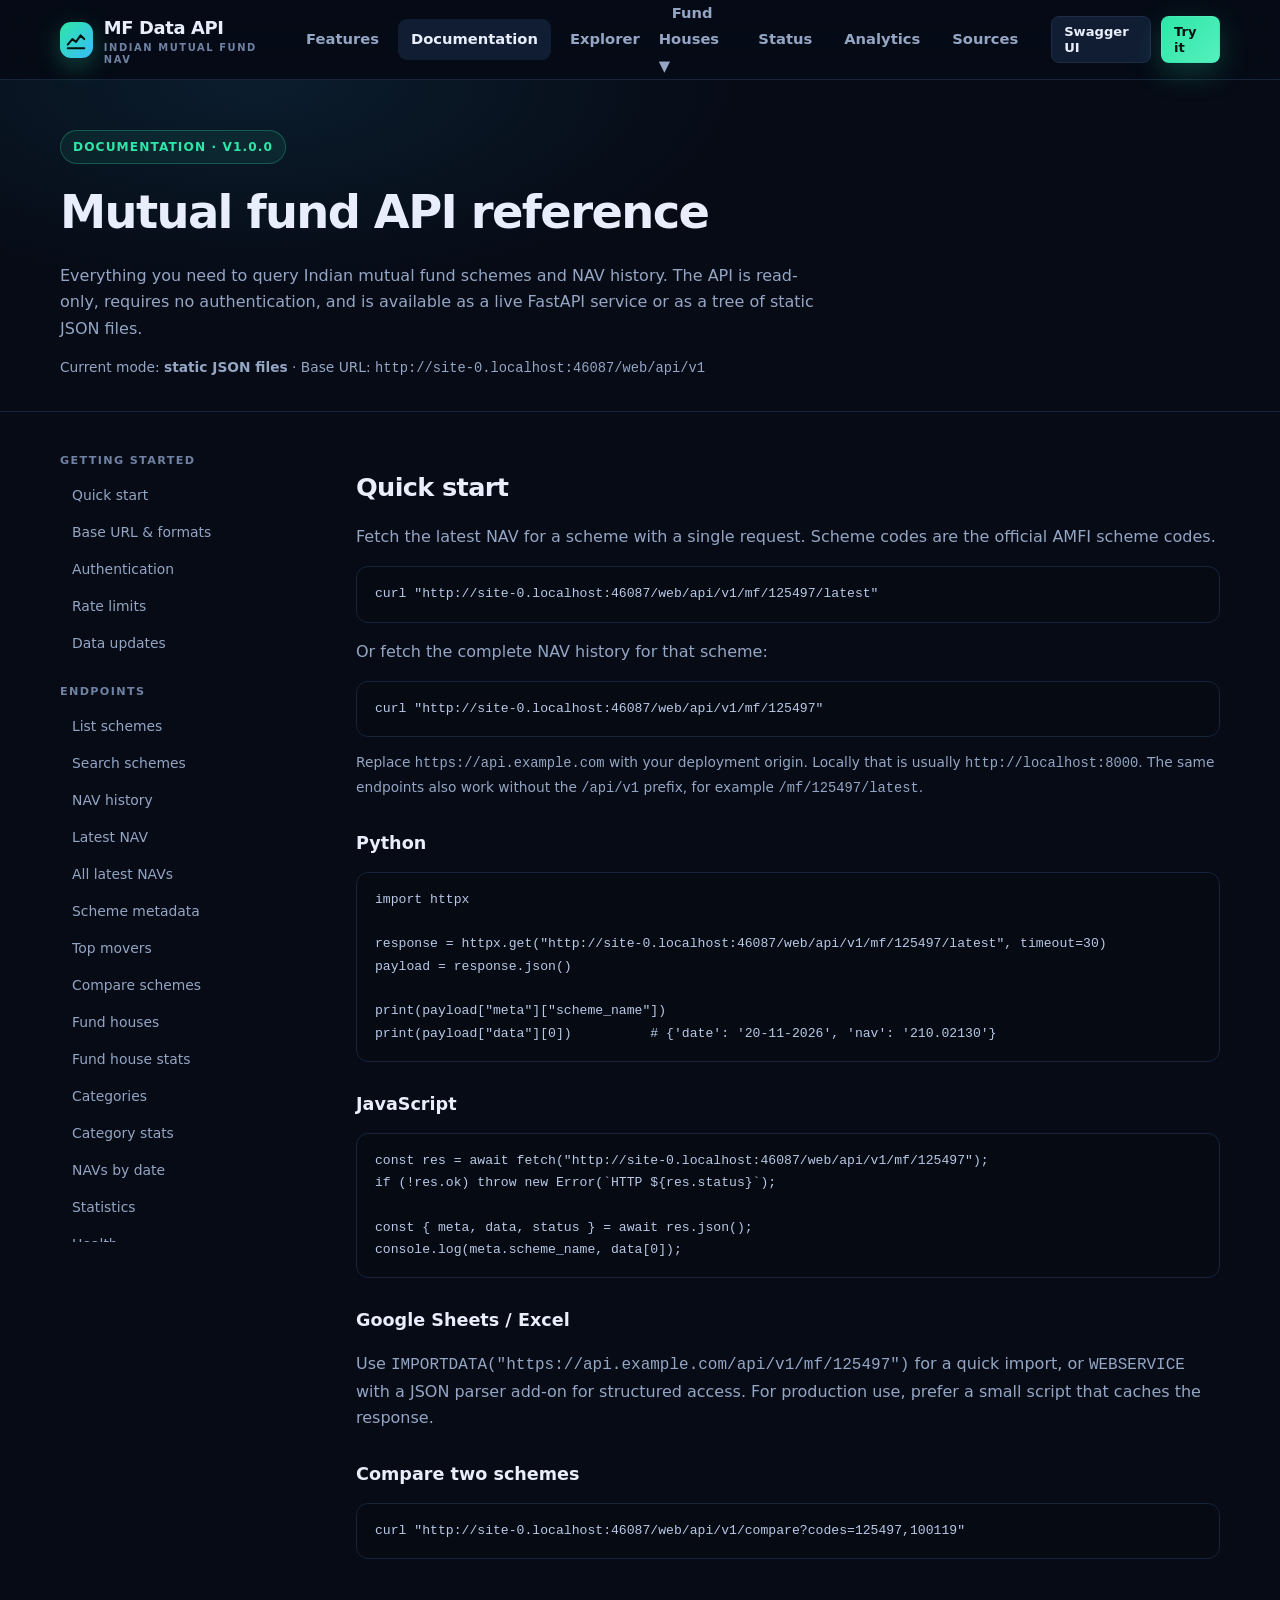
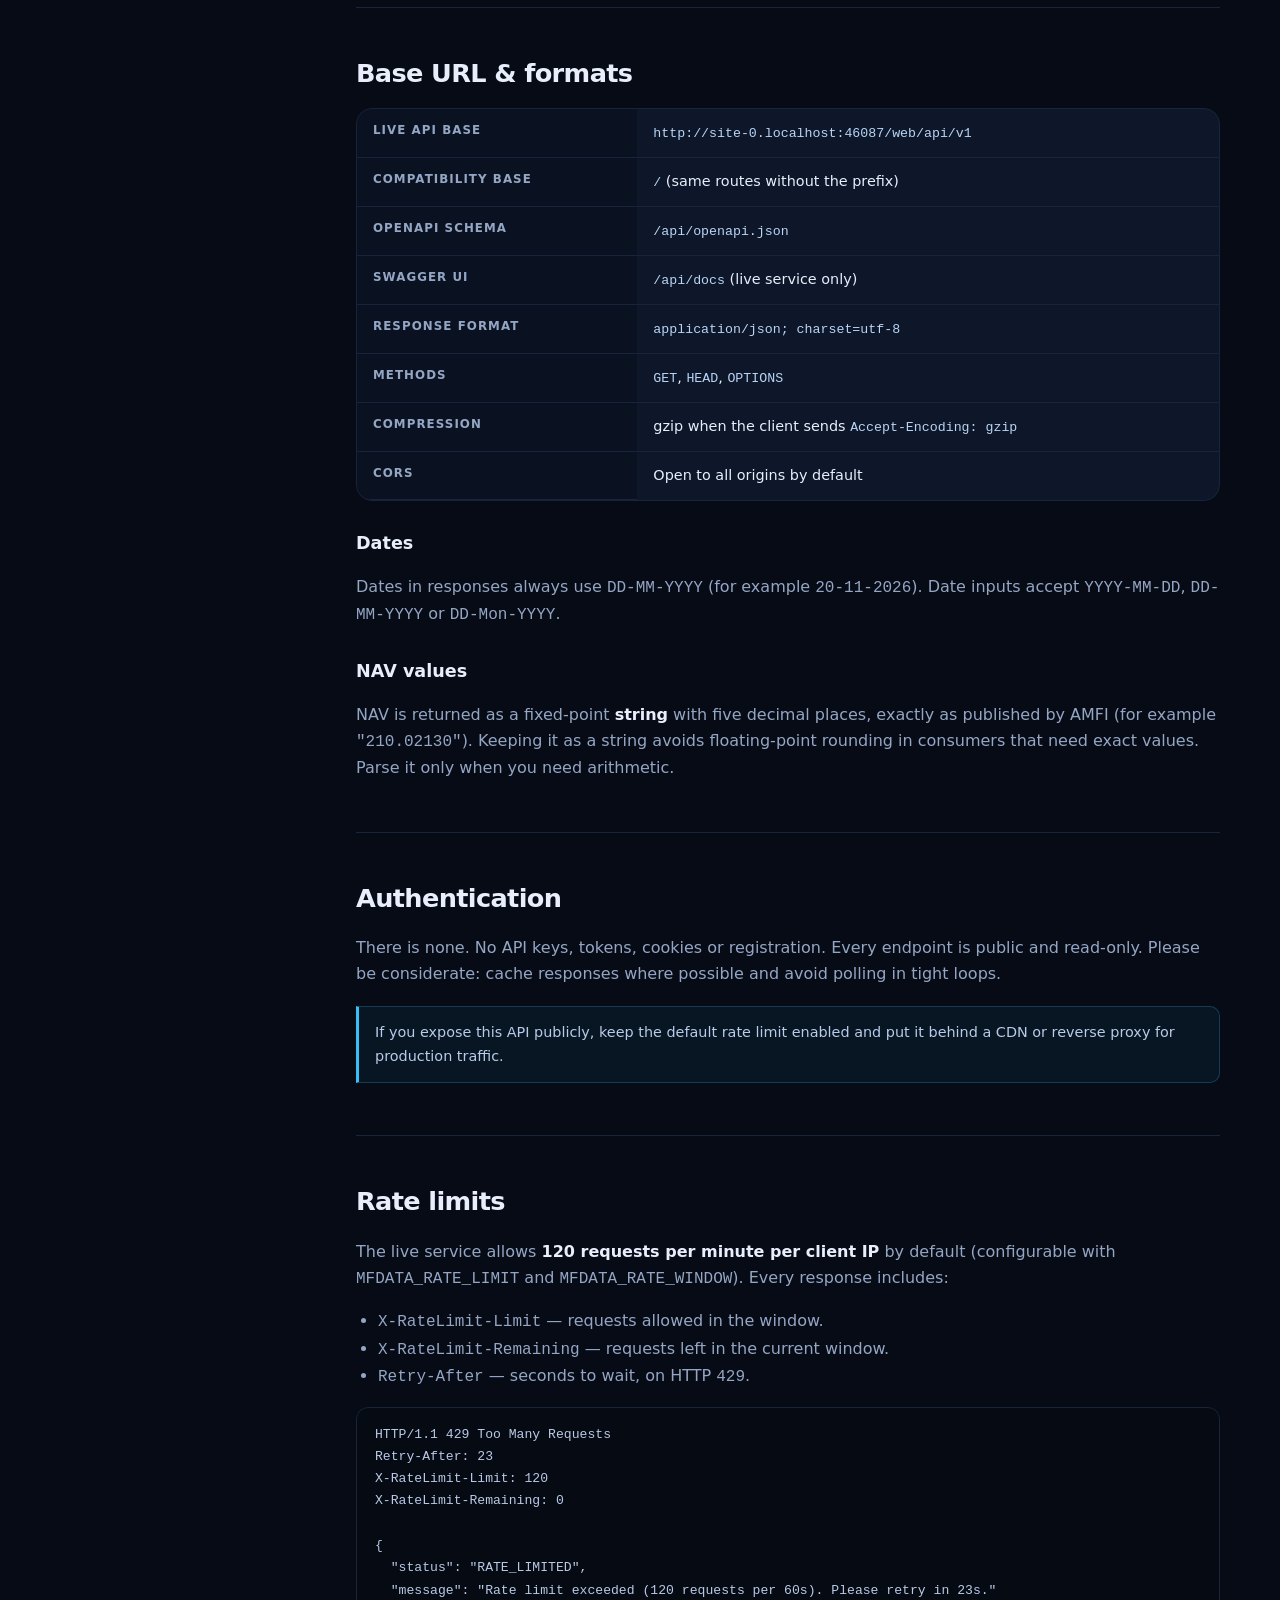
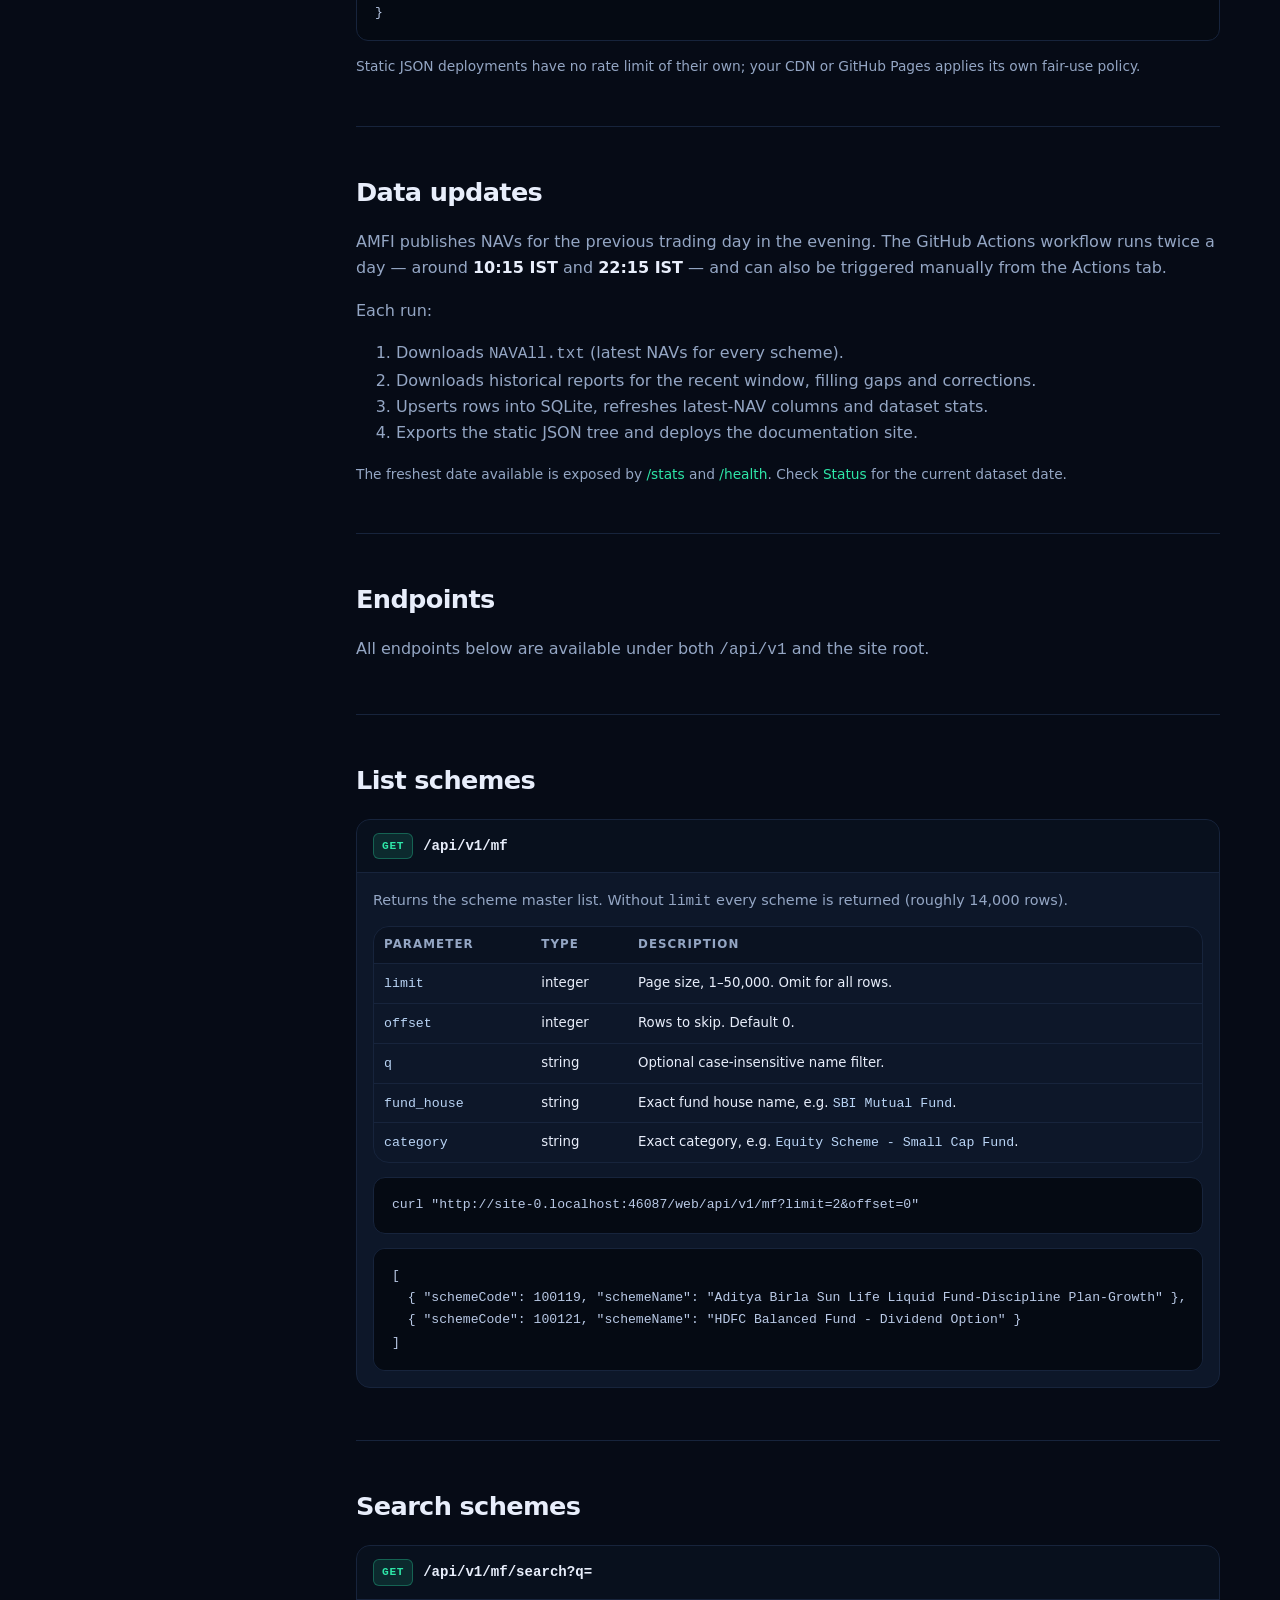
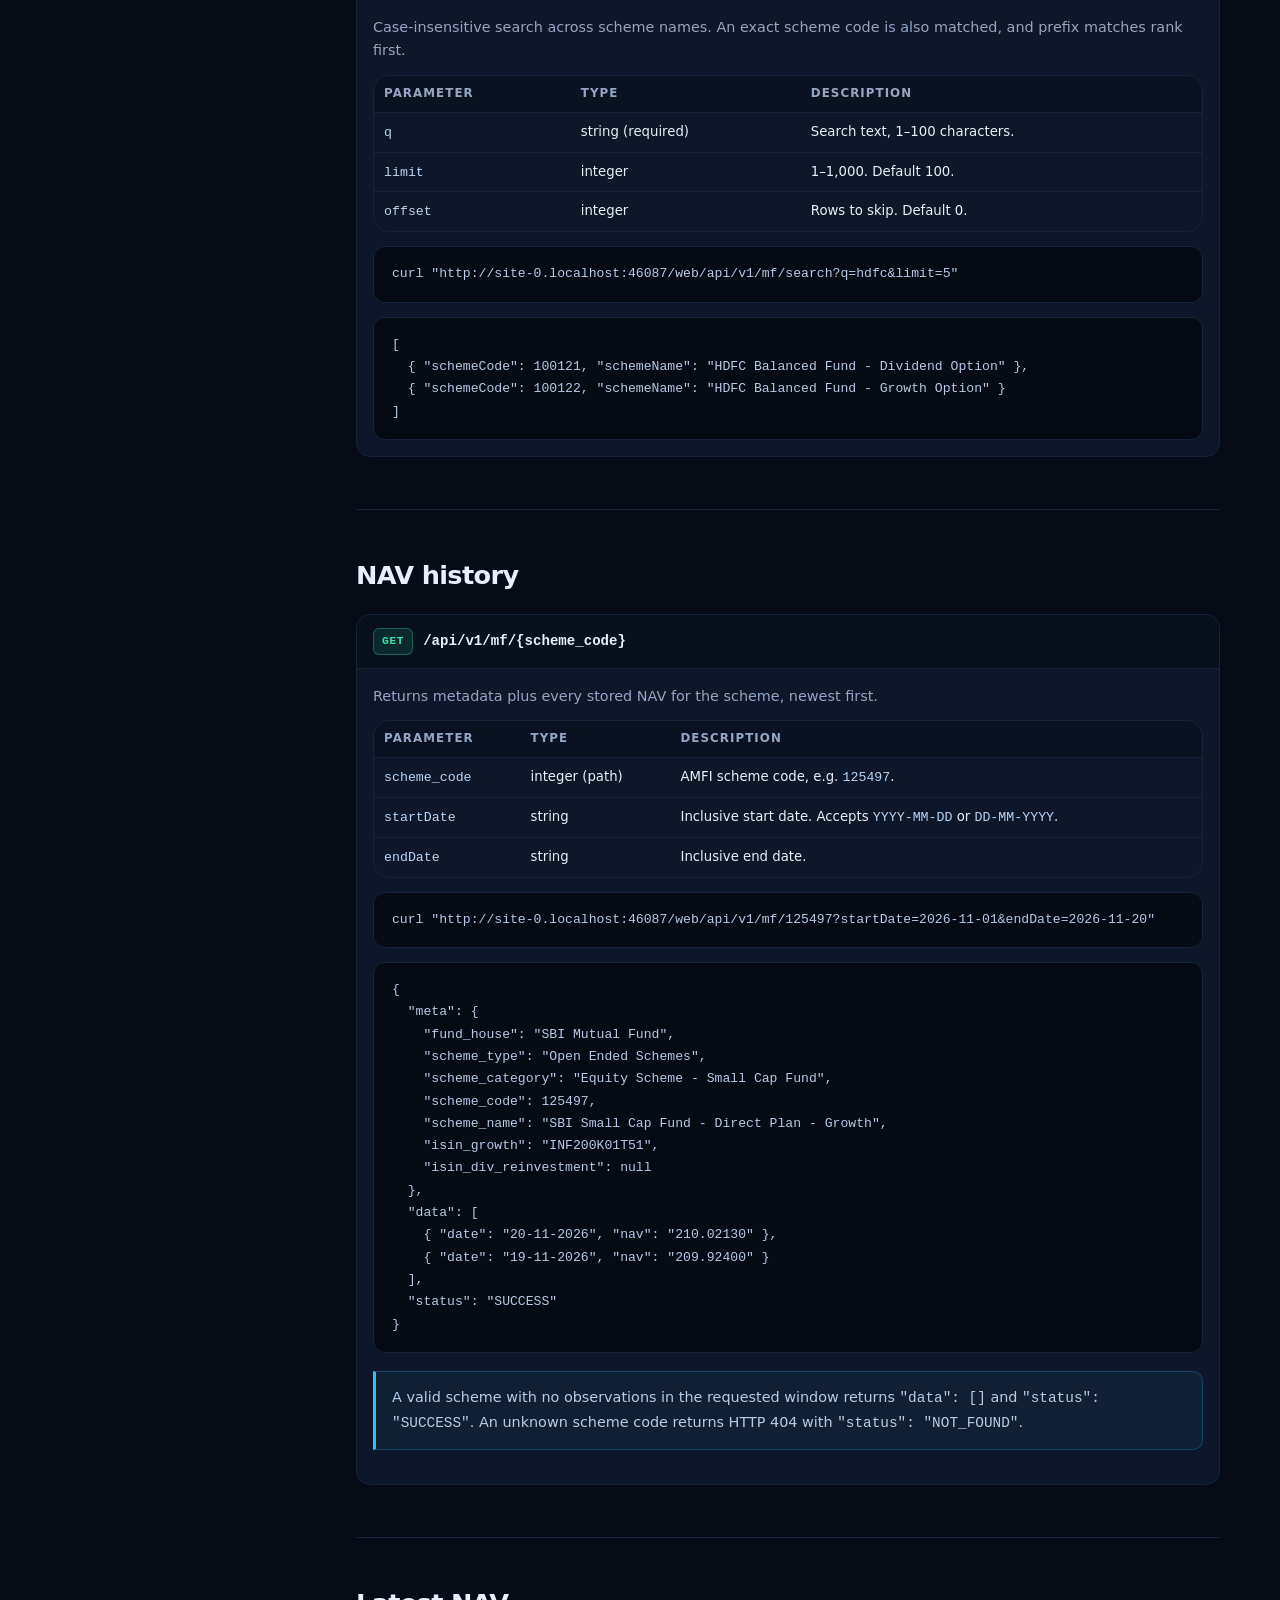
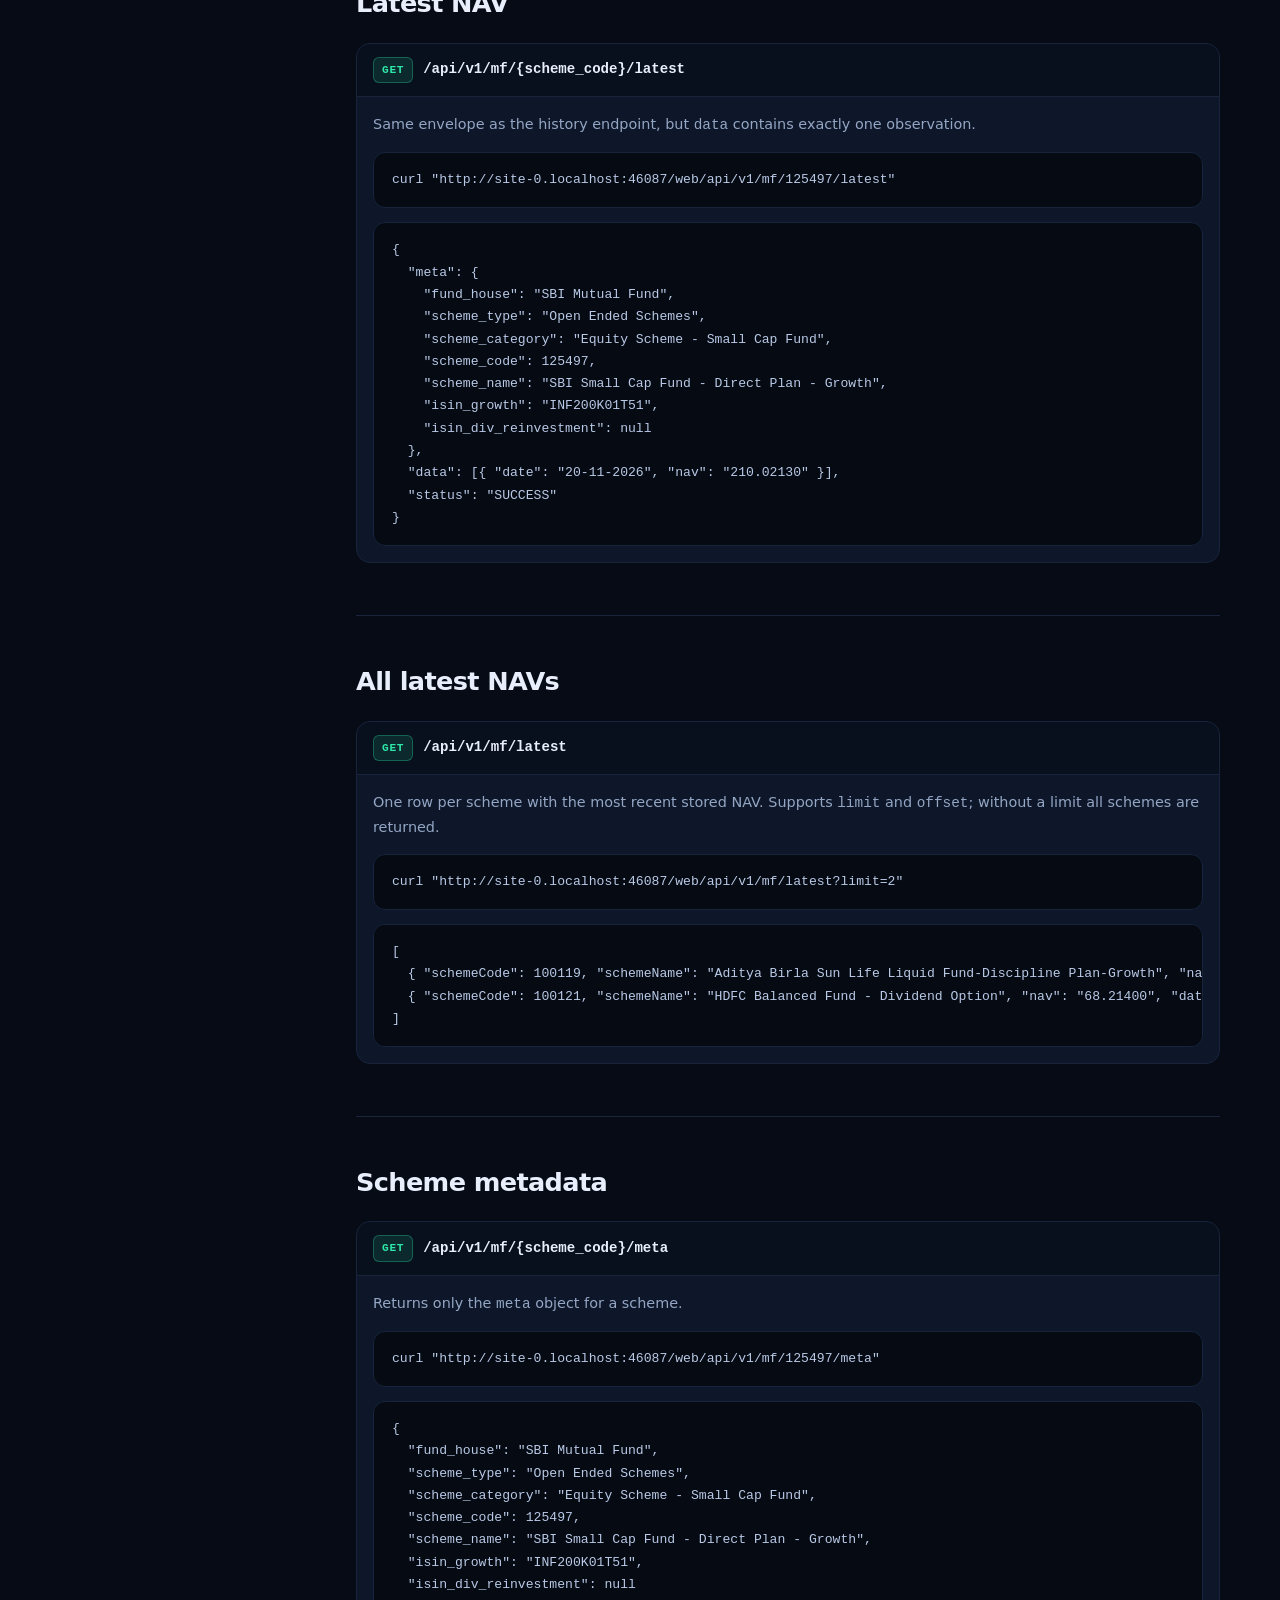
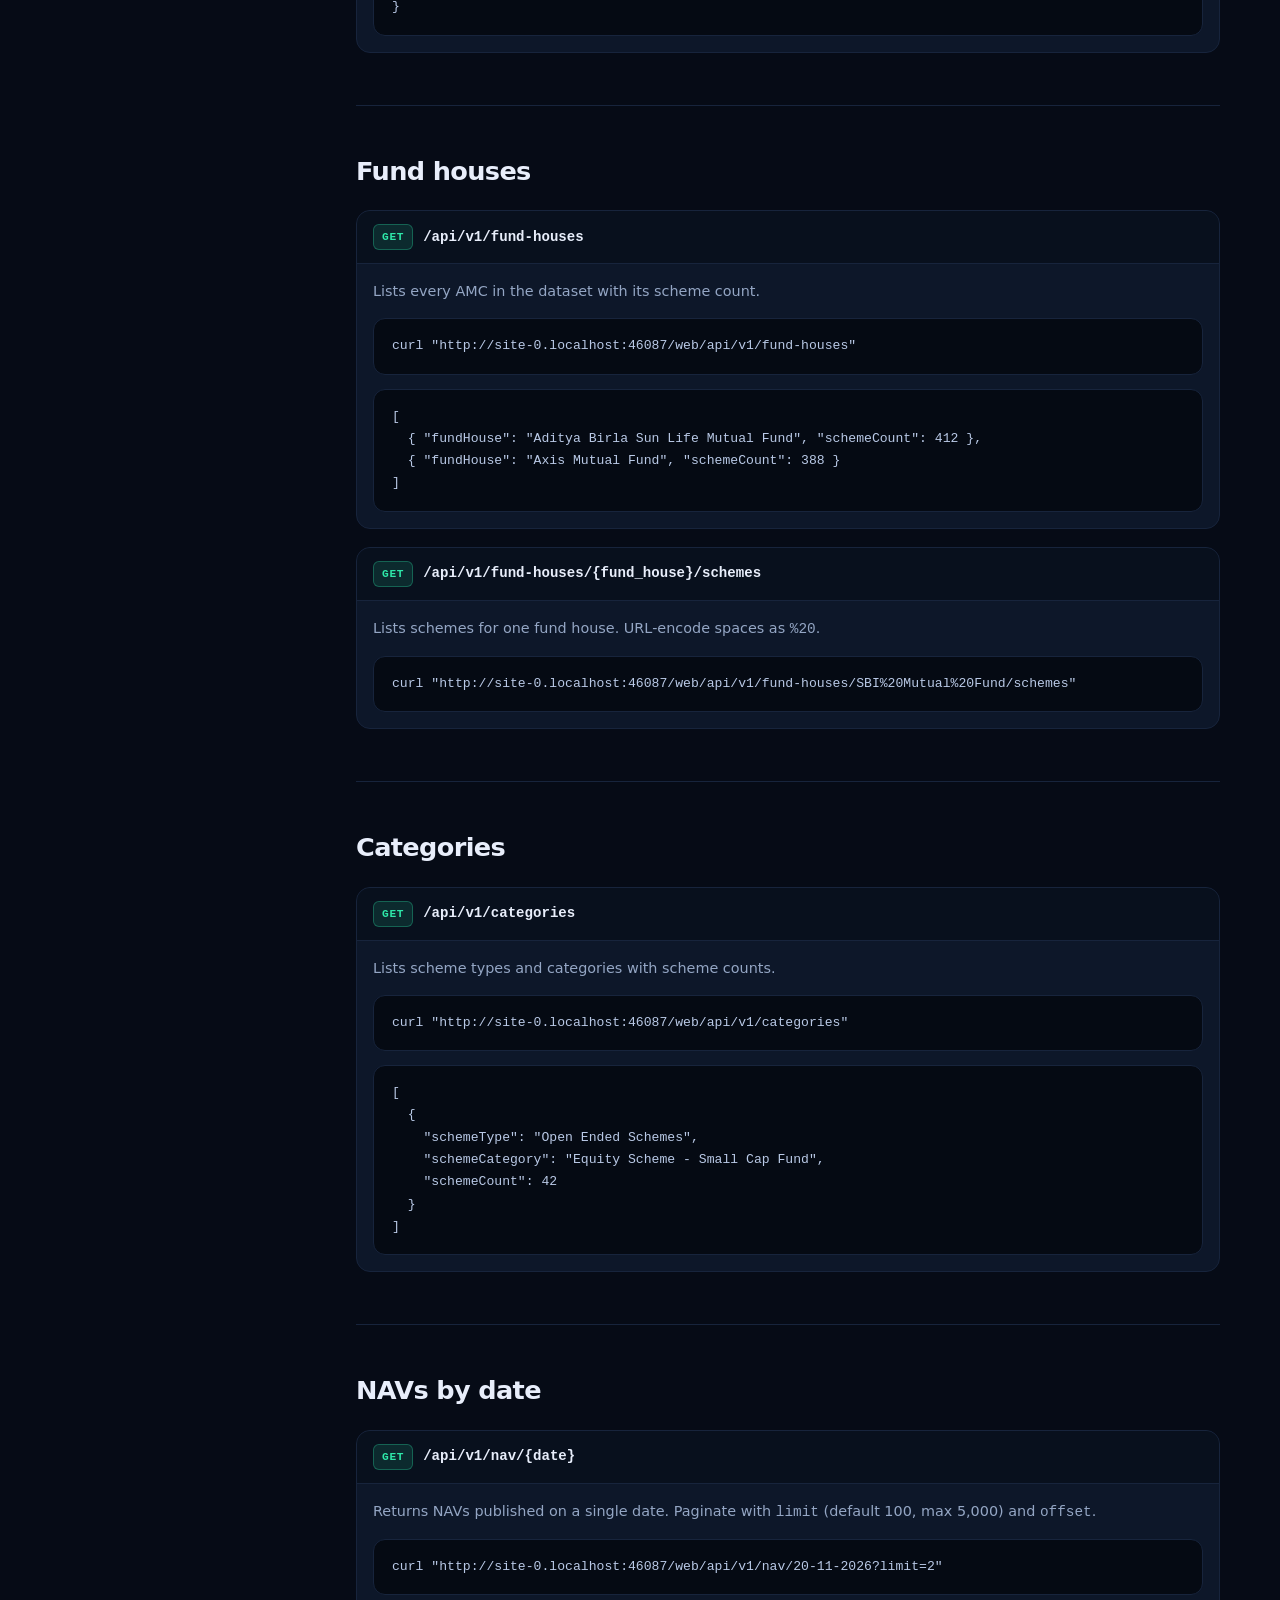
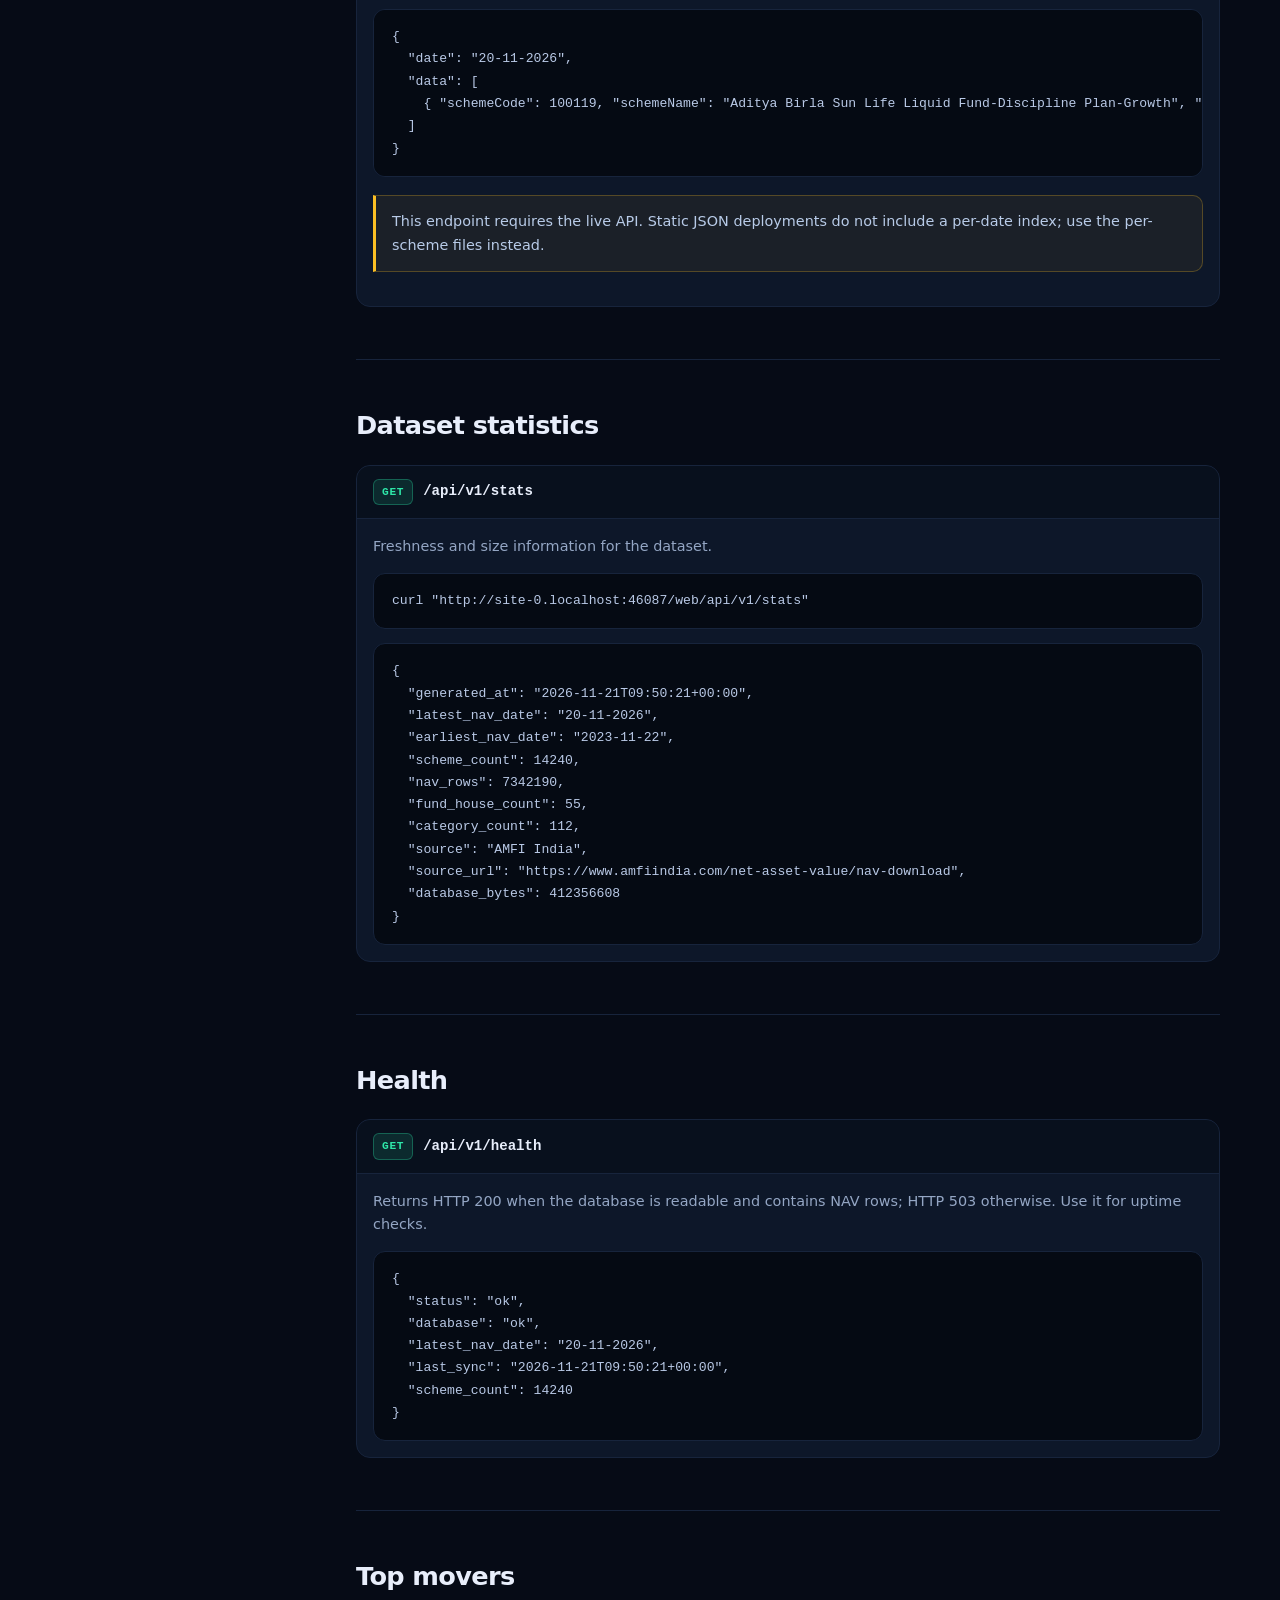
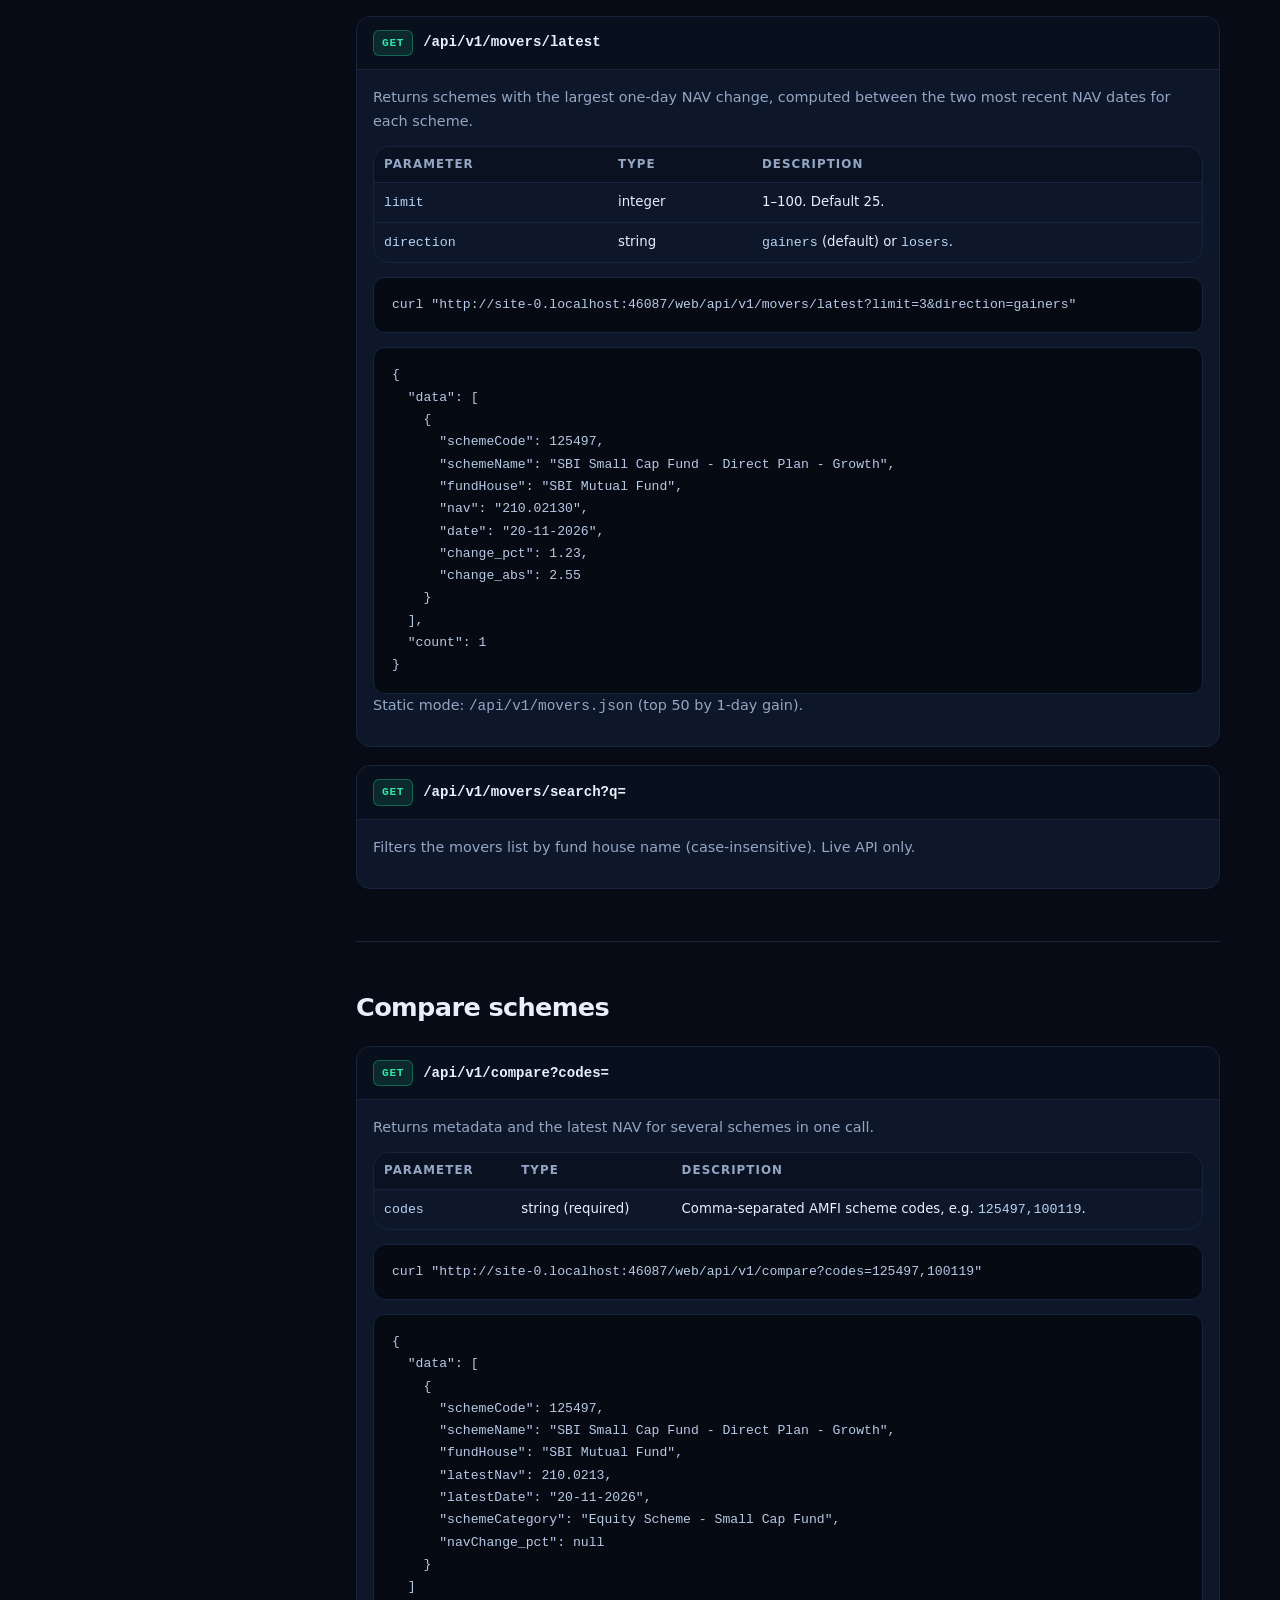
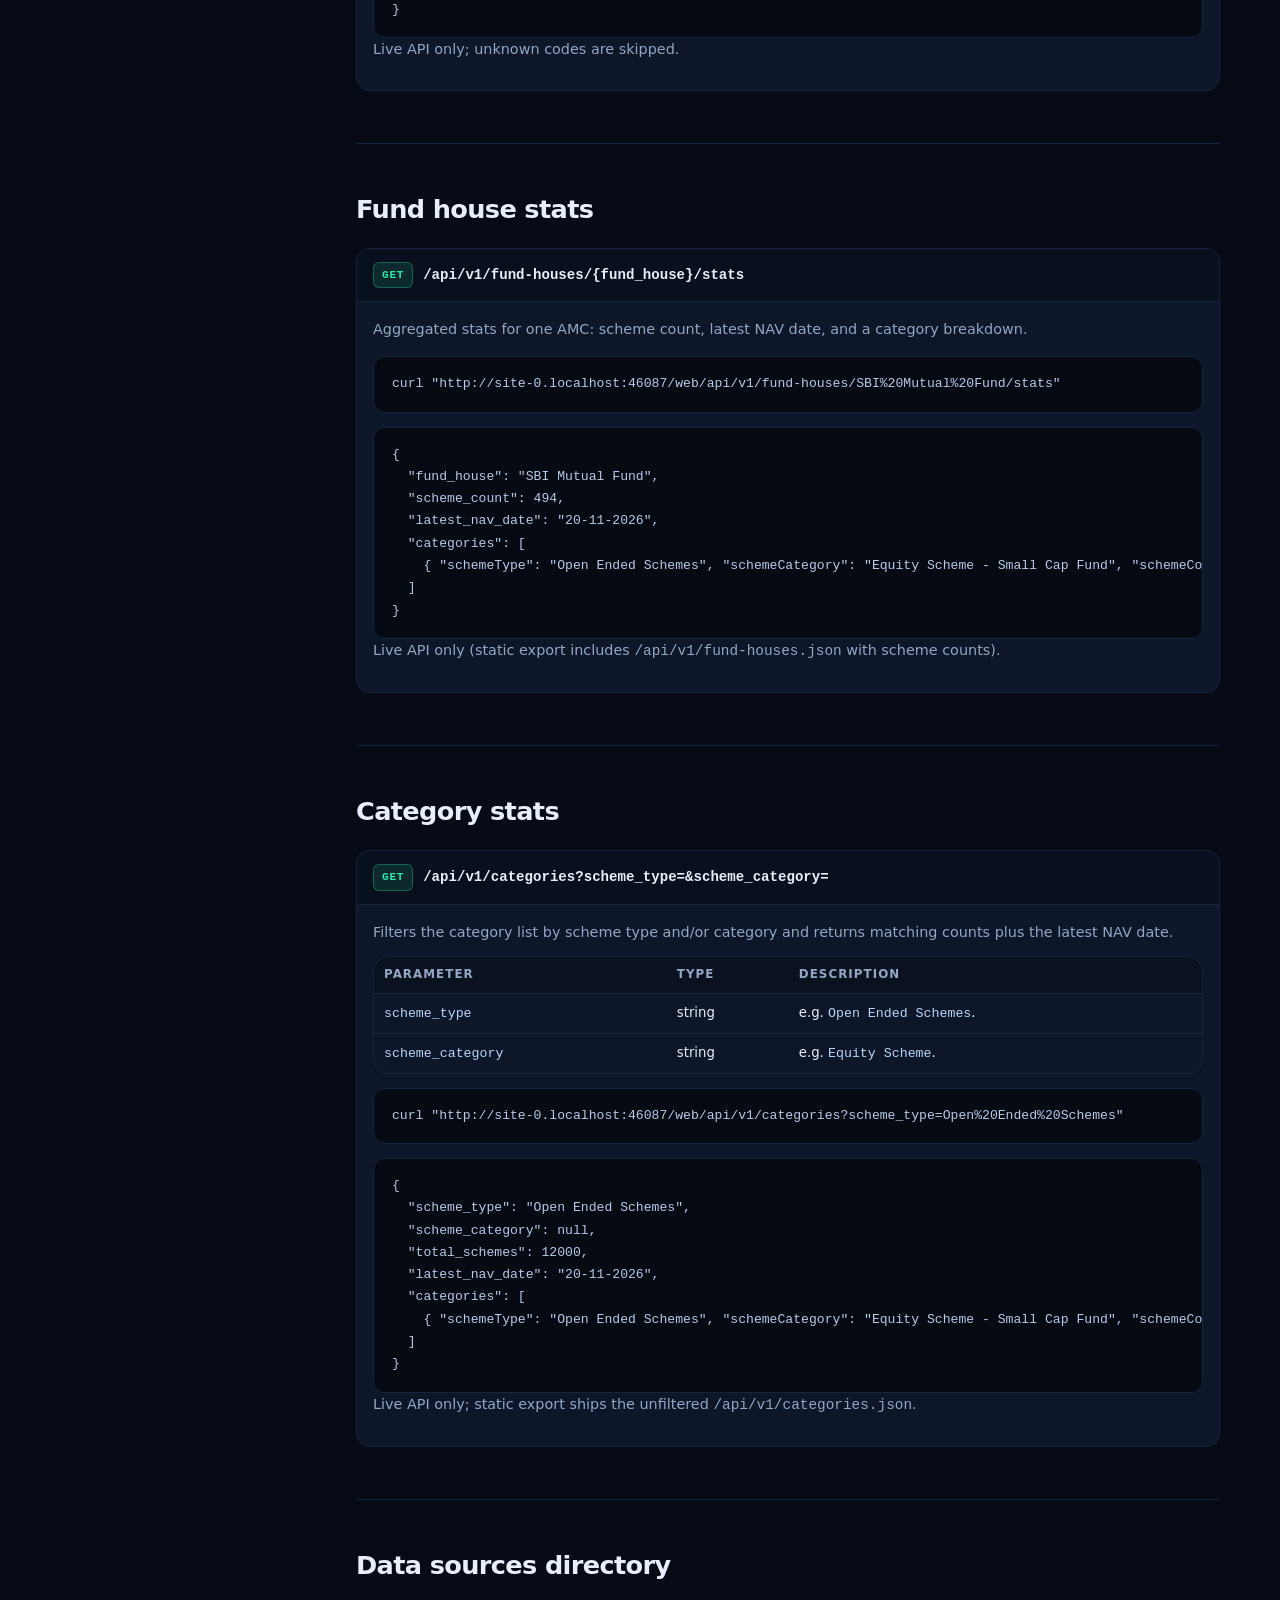
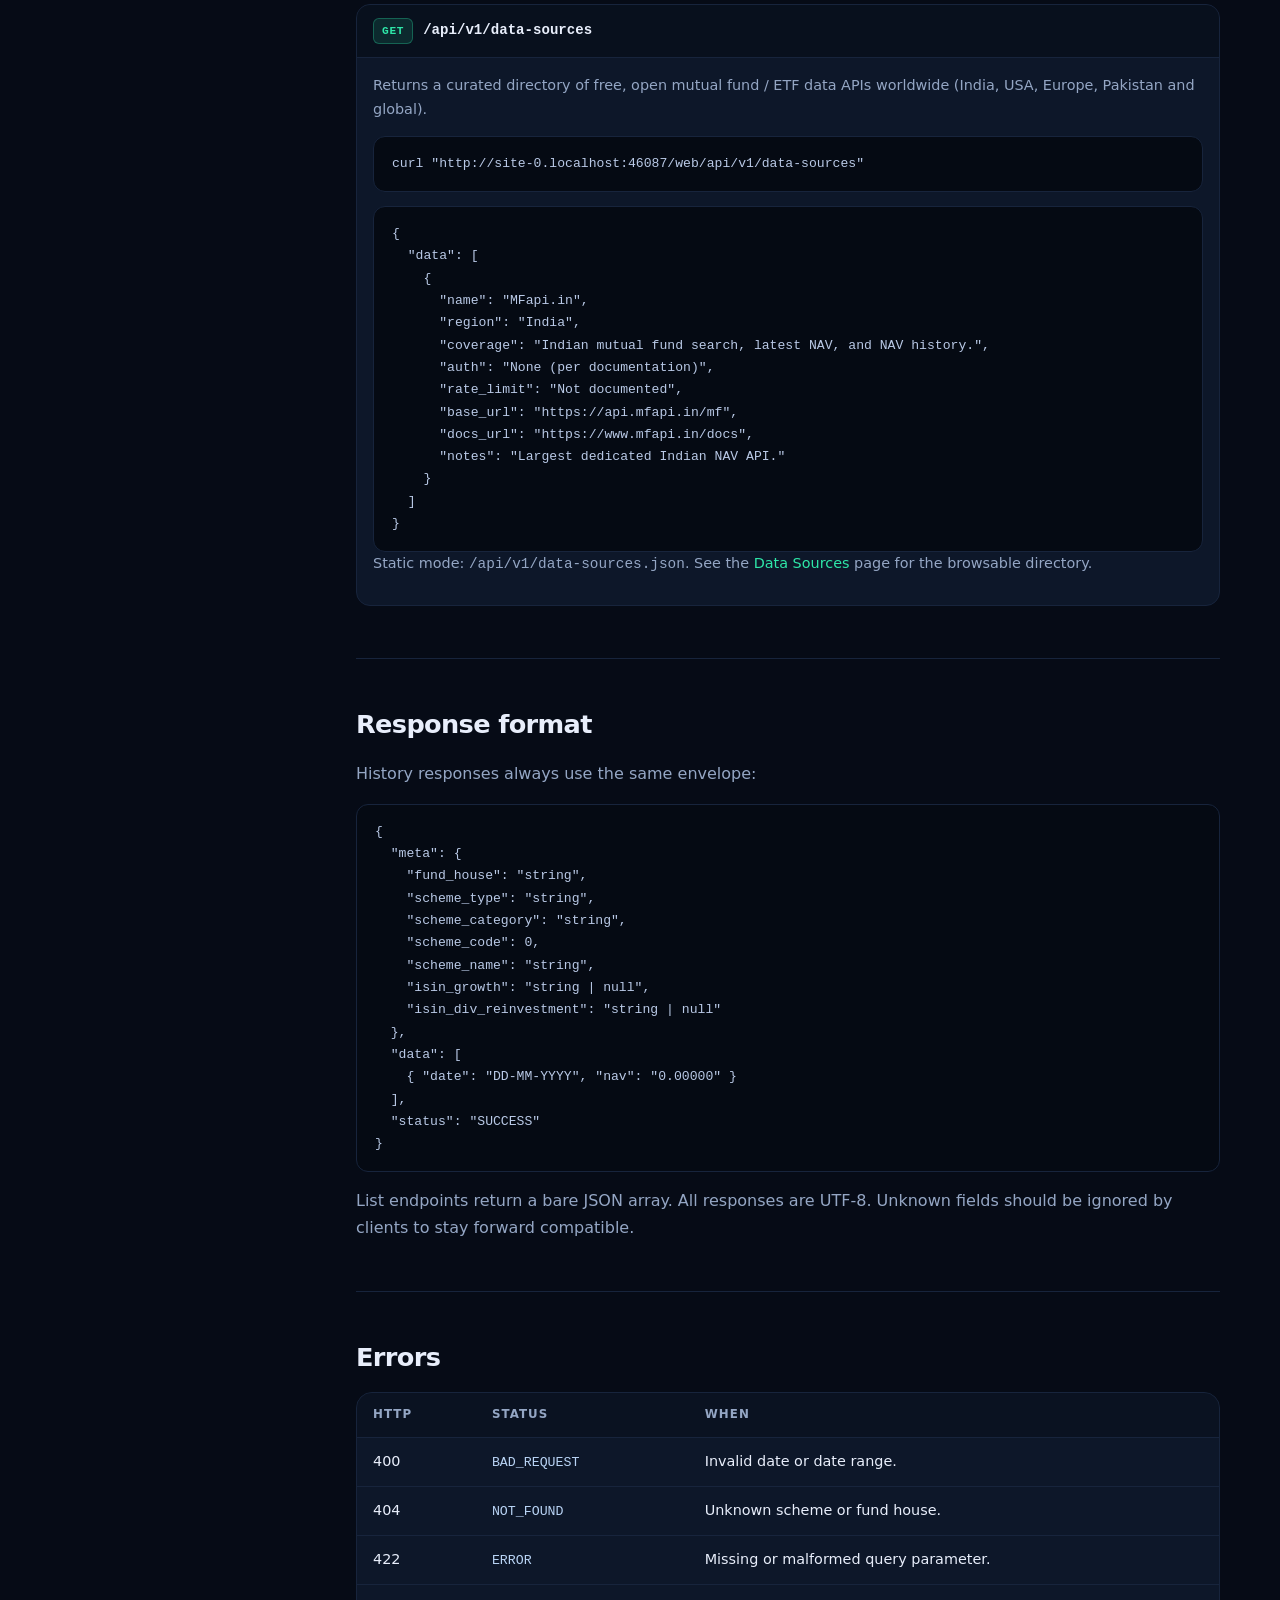
<file: web/docs.html>
<!DOCTYPE html>
<html lang="en">
<head>
  <meta charset="utf-8">
  <meta name="viewport" content="width=device-width, initial-scale=1">
  <title>Documentation — MF Data API</title>
  <meta name="description" content="Complete API reference for MF Data API: schemes, NAV history, latest NAV, fund houses, errors, rate limits, static JSON mode and self-hosting.">
  <meta name="theme-color" content="#060b16">
  <link rel="icon" href="assets/favicon.svg" type="image/svg+xml">
  <link rel="stylesheet" href="assets/style.css">
</head>
<body>
  <a class="skip-link" href="#main">Skip to content</a>

  <header class="site-header">
    <div class="container header-inner">
      <a class="brand" href="index.html" aria-label="MF Data API home">
        <span class="brand-mark" aria-hidden="true">
          <svg viewBox="0 0 24 24" fill="none" stroke="currentColor" stroke-width="2.2" stroke-linecap="round" stroke-linejoin="round">
            <path d="M3 17l5-6 4 3 5-7 4 4"></path><path d="M3 21h18"></path>
          </svg>
        </span>
        <span>MF Data API<small>Indian mutual fund NAV</small></span>
      </a>
      <nav class="nav-links" id="site-nav" aria-label="Main navigation">
        <a href="#features">Features</a>
        <a href="docs.html">Documentation</a>
        <a href="explorer.html">Explorer</a>
        
        <div class="dropdown">
          <a href="#">Fund Houses ▼</a>
          <div class="dropdown-content">
            <a href="schemes.html">Schemes</a>
            <a href="categories.html">Categories</a>
          </div>
        </div>
        
        <a href="status.html">Status</a>
        <a href="analytics.html">Analytics</a>
        <a href="data-sources.html">Sources</a>
      </nav>
      <div class="nav-actions">
        <a class="btn btn-ghost btn-sm" data-swagger href="docs.html">Swagger UI</a>
        <a class="btn btn-primary btn-sm" href="explorer.html">Try it</a>
        <button class="nav-toggle" type="button" aria-label="Toggle navigation" aria-expanded="false" aria-controls="site-nav">☰</button>
      </div>
    </div>
  </header>

  <main id="main">
    <section class="docs-hero">
      <div class="container">
        <span class="eyebrow">Documentation · v1.0.0</span>
        <h1>Mutual fund API reference</h1>
        <p>
          Everything you need to query Indian mutual fund schemes and NAV history.
          The API is read-only, requires no authentication, and is available as a
          live FastAPI service or as a tree of static JSON files.
        </p>
        <p class="text-sm muted" style="margin-top:14px">
          Current mode: <strong data-mode>live FastAPI service</strong> ·
          Base URL: <code data-api-base>/api/v1</code>
        </p>
      </div>
    </section>

    <div class="container docs-layout">
      <aside class="docs-sidebar" aria-label="Documentation navigation">
        <h4>Getting started</h4>
        <a href="#quick-start">Quick start</a>
        <a href="#base-url">Base URL &amp; formats</a>
        <a href="#authentication">Authentication</a>
        <a href="#rate-limits">Rate limits</a>
        <a href="#updates">Data updates</a>

        <h4>Endpoints</h4>
        <a href="#endpoint-list">List schemes</a>
        <a href="#endpoint-search">Search schemes</a>
        <a href="#endpoint-history">NAV history</a>
        <a href="#endpoint-latest">Latest NAV</a>
        <a href="#endpoint-all-latest">All latest NAVs</a>
        <a href="#endpoint-meta">Scheme metadata</a>
        <a href="#endpoint-movers">Top movers</a>
        <a href="#endpoint-compare">Compare schemes</a>
        <a href="#endpoint-houses">Fund houses</a>
        <a href="#endpoint-house-stats">Fund house stats</a>
        <a href="#endpoint-categories">Categories</a>
        <a href="#endpoint-category-stats">Category stats</a>
        <a href="#endpoint-nav-date">NAVs by date</a>
        <a href="#endpoint-stats">Statistics</a>
        <a href="#endpoint-health">Health</a>
        <a href="#endpoint-data-sources">Data sources directory</a>

        <h4>Guides</h4>
        <a href="#response-format">Response format</a>
        <a href="#errors">Errors</a>
        <a href="#static-mode">Static JSON mode</a>
        <a href="#self-hosting">Self-hosting</a>
        <a href="#data-sources">Data sources</a>
        <a href="#faq">FAQ</a>
        <a href="#license">License</a>
        <a href="#changelog">Changelog</a>
      </aside>

      <div class="doc-content">
        <section class="doc-section" id="quick-start" data-doc-section>
          <h2>Quick start</h2>
          <p>
            Fetch the latest NAV for a scheme with a single request. Scheme codes are
            the official AMFI scheme codes.
          </p>
          <pre><code class="language-bash">curl "https://api.example.com/api/v1/mf/125497/latest"</code></pre>
          <p>Or fetch the complete NAV history for that scheme:</p>
          <pre><code class="language-bash">curl "https://api.example.com/api/v1/mf/125497"</code></pre>
          <p class="text-sm muted">
            Replace <code>https://api.example.com</code> with your deployment origin.
            Locally that is usually <code>http://localhost:8000</code>. The same
            endpoints also work without the <code>/api/v1</code> prefix, for example
            <code>/mf/125497/latest</code>.
          </p>

          <h3>Python</h3>
          <pre><code class="language-python">import httpx

response = httpx.get("https://api.example.com/api/v1/mf/125497/latest", timeout=30)
payload = response.json()

print(payload["meta"]["scheme_name"])
print(payload["data"][0])          # {'date': '20-11-2026', 'nav': '210.02130'}</code></pre>

          <h3>JavaScript</h3>
          <pre><code class="language-javascript">const res = await fetch("https://api.example.com/api/v1/mf/125497");
if (!res.ok) throw new Error(`HTTP ${res.status}`);

const { meta, data, status } = await res.json();
console.log(meta.scheme_name, data[0]);</code></pre>

          <h3>Google Sheets / Excel</h3>
          <p>
            Use <code>IMPORTDATA("https://api.example.com/api/v1/mf/125497")</code> for
            a quick import, or <code>WEBSERVICE</code> with a JSON parser add-on for
            structured access. For production use, prefer a small script that caches
            the response.
          </p>
          <h3>Compare two schemes</h3>
          <pre><code class="language-bash">curl "https://api.example.com/api/v1/compare?codes=125497,100119"</code></pre>
        </section>

        <section class="doc-section" id="base-url" data-doc-section>
          <h2>Base URL &amp; formats</h2>
          <div class="table-wrap">
            <table>
              <tbody>
                <tr><th>Live API base</th><td><code data-api-base>/api/v1</code></td></tr>
                <tr><th>Compatibility base</th><td><code>/</code> (same routes without the prefix)</td></tr>
                <tr><th>OpenAPI schema</th><td><code>/api/openapi.json</code></td></tr>
                <tr><th>Swagger UI</th><td><code>/api/docs</code> (live service only)</td></tr>
                <tr><th>Response format</th><td><code>application/json; charset=utf-8</code></td></tr>
                <tr><th>Methods</th><td><code>GET</code>, <code>HEAD</code>, <code>OPTIONS</code></td></tr>
                <tr><th>Compression</th><td>gzip when the client sends <code>Accept-Encoding: gzip</code></td></tr>
                <tr><th>CORS</th><td>Open to all origins by default</td></tr>
              </tbody>
            </table>
          </div>
          <h3>Dates</h3>
          <p>
            Dates in responses always use <code>DD-MM-YYYY</code> (for example
            <code>20-11-2026</code>). Date inputs accept <code>YYYY-MM-DD</code>,
            <code>DD-MM-YYYY</code> or <code>DD-Mon-YYYY</code>.
          </p>
          <h3>NAV values</h3>
          <p>
            NAV is returned as a fixed-point <strong>string</strong> with five decimal
            places, exactly as published by AMFI (for example <code>"210.02130"</code>).
            Keeping it as a string avoids floating-point rounding in consumers that
            need exact values. Parse it only when you need arithmetic.
          </p>
        </section>

        <section class="doc-section" id="authentication" data-doc-section>
          <h2>Authentication</h2>
          <p>
            There is none. No API keys, tokens, cookies or registration. Every
            endpoint is public and read-only. Please be considerate: cache responses
            where possible and avoid polling in tight loops.
          </p>
          <div class="note">
            If you expose this API publicly, keep the default rate limit enabled and
            put it behind a CDN or reverse proxy for production traffic.
          </div>
        </section>

        <section class="doc-section" id="rate-limits" data-doc-section>
          <h2>Rate limits</h2>
          <p>
            The live service allows <strong>120 requests per minute per client IP</strong>
            by default (configurable with <code>MFDATA_RATE_LIMIT</code> and
            <code>MFDATA_RATE_WINDOW</code>). Every response includes:
          </p>
          <ul>
            <li><code>X-RateLimit-Limit</code> — requests allowed in the window.</li>
            <li><code>X-RateLimit-Remaining</code> — requests left in the current window.</li>
            <li><code>Retry-After</code> — seconds to wait, on HTTP <code>429</code>.</li>
          </ul>
          <pre><code class="language-http">HTTP/1.1 429 Too Many Requests
Retry-After: 23
X-RateLimit-Limit: 120
X-RateLimit-Remaining: 0

{
  "status": "RATE_LIMITED",
  "message": "Rate limit exceeded (120 requests per 60s). Please retry in 23s."
}</code></pre>
          <p class="text-sm muted">
            Static JSON deployments have no rate limit of their own; your CDN or
            GitHub Pages applies its own fair-use policy.
          </p>
        </section>

        <section class="doc-section" id="updates" data-doc-section>
          <h2>Data updates</h2>
          <p>
            AMFI publishes NAVs for the previous trading day in the evening. The
            GitHub Actions workflow runs twice a day — around <strong>10:15 IST</strong>
            and <strong>22:15 IST</strong> — and can also be triggered manually from the
            Actions tab.
          </p>
          <p>Each run:</p>
          <ol>
            <li>Downloads <code>NAVAll.txt</code> (latest NAVs for every scheme).</li>
            <li>Downloads historical reports for the recent window, filling gaps and corrections.</li>
            <li>Upserts rows into SQLite, refreshes latest-NAV columns and dataset stats.</li>
            <li>Exports the static JSON tree and deploys the documentation site.</li>
          </ol>
          <p class="text-sm muted">
            The freshest date available is exposed by <a href="#endpoint-stats">/stats</a>
            and <a href="#endpoint-health">/health</a>. Check <a href="status.html">Status</a>
            for the current dataset date.
          </p>
        </section>

        <section class="doc-section" id="endpoints" data-doc-section>
          <h2>Endpoints</h2>
          <p>All endpoints below are available under both <code>/api/v1</code> and the site root.</p>
        </section>

        <section class="doc-section" id="endpoint-list" data-doc-section>
          <h2>List schemes</h2>
          <div class="endpoint-card">
            <div class="endpoint-head"><span class="method get">GET</span><code>/api/v1/mf</code></div>
            <div class="endpoint-body">
              <p>Returns the scheme master list. Without <code>limit</code> every scheme is returned (roughly 14,000 rows).</p>
              <div class="table-wrap">
                <table class="params">
                  <thead><tr><th>Parameter</th><th>Type</th><th>Description</th></tr></thead>
                  <tbody>
                    <tr><td><code>limit</code></td><td>integer</td><td>Page size, 1–50,000. Omit for all rows.</td></tr>
                    <tr><td><code>offset</code></td><td>integer</td><td>Rows to skip. Default 0.</td></tr>
                    <tr><td><code>q</code></td><td>string</td><td>Optional case-insensitive name filter.</td></tr>
                    <tr><td><code>fund_house</code></td><td>string</td><td>Exact fund house name, e.g. <code>SBI Mutual Fund</code>.</td></tr>
                    <tr><td><code>category</code></td><td>string</td><td>Exact category, e.g. <code>Equity Scheme - Small Cap Fund</code>.</td></tr>
                  </tbody>
                </table>
              </div>
              <pre><code class="language-bash">curl "https://api.example.com/api/v1/mf?limit=2&offset=0"</code></pre>
              <pre><code class="language-json">[
  { "schemeCode": 100119, "schemeName": "Aditya Birla Sun Life Liquid Fund-Discipline Plan-Growth" },
  { "schemeCode": 100121, "schemeName": "HDFC Balanced Fund - Dividend Option" }
]</code></pre>
            </div>
          </div>
        </section>

        <section class="doc-section" id="endpoint-search" data-doc-section>
          <h2>Search schemes</h2>
          <div class="endpoint-card">
            <div class="endpoint-head"><span class="method get">GET</span><code>/api/v1/mf/search?q=</code></div>
            <div class="endpoint-body">
              <p>Case-insensitive search across scheme names. An exact scheme code is also matched, and prefix matches rank first.</p>
              <div class="table-wrap">
                <table class="params">
                  <thead><tr><th>Parameter</th><th>Type</th><th>Description</th></tr></thead>
                  <tbody>
                    <tr><td><code>q</code></td><td>string (required)</td><td>Search text, 1–100 characters.</td></tr>
                    <tr><td><code>limit</code></td><td>integer</td><td>1–1,000. Default 100.</td></tr>
                    <tr><td><code>offset</code></td><td>integer</td><td>Rows to skip. Default 0.</td></tr>
                  </tbody>
                </table>
              </div>
              <pre><code class="language-bash">curl "https://api.example.com/api/v1/mf/search?q=hdfc&limit=5"</code></pre>
              <pre><code class="language-json">[
  { "schemeCode": 100121, "schemeName": "HDFC Balanced Fund - Dividend Option" },
  { "schemeCode": 100122, "schemeName": "HDFC Balanced Fund - Growth Option" }
]</code></pre>
            </div>
          </div>
        </section>

        <section class="doc-section" id="endpoint-history" data-doc-section>
          <h2>NAV history</h2>
          <div class="endpoint-card">
            <div class="endpoint-head"><span class="method get">GET</span><code>/api/v1/mf/{scheme_code}</code></div>
            <div class="endpoint-body">
              <p>Returns metadata plus every stored NAV for the scheme, newest first.</p>
              <div class="table-wrap">
                <table class="params">
                  <thead><tr><th>Parameter</th><th>Type</th><th>Description</th></tr></thead>
                  <tbody>
                    <tr><td><code>scheme_code</code></td><td>integer (path)</td><td>AMFI scheme code, e.g. <code>125497</code>.</td></tr>
                    <tr><td><code>startDate</code></td><td>string</td><td>Inclusive start date. Accepts <code>YYYY-MM-DD</code> or <code>DD-MM-YYYY</code>.</td></tr>
                    <tr><td><code>endDate</code></td><td>string</td><td>Inclusive end date.</td></tr>
                  </tbody>
                </table>
              </div>
              <pre><code class="language-bash">curl "https://api.example.com/api/v1/mf/125497?startDate=2026-11-01&endDate=2026-11-20"</code></pre>
              <pre><code class="language-json">{
  "meta": {
    "fund_house": "SBI Mutual Fund",
    "scheme_type": "Open Ended Schemes",
    "scheme_category": "Equity Scheme - Small Cap Fund",
    "scheme_code": 125497,
    "scheme_name": "SBI Small Cap Fund - Direct Plan - Growth",
    "isin_growth": "INF200K01T51",
    "isin_div_reinvestment": null
  },
  "data": [
    { "date": "20-11-2026", "nav": "210.02130" },
    { "date": "19-11-2026", "nav": "209.92400" }
  ],
  "status": "SUCCESS"
}</code></pre>
              <div class="note">
                A valid scheme with no observations in the requested window returns
                <code>"data": []</code> and <code>"status": "SUCCESS"</code>. An unknown
                scheme code returns HTTP 404 with <code>"status": "NOT_FOUND"</code>.
              </div>
            </div>
          </div>
        </section>

        <section class="doc-section" id="endpoint-latest" data-doc-section>
          <h2>Latest NAV</h2>
          <div class="endpoint-card">
            <div class="endpoint-head"><span class="method get">GET</span><code>/api/v1/mf/{scheme_code}/latest</code></div>
            <div class="endpoint-body">
              <p>Same envelope as the history endpoint, but <code>data</code> contains exactly one observation.</p>
              <pre><code class="language-bash">curl "https://api.example.com/api/v1/mf/125497/latest"</code></pre>
              <pre><code class="language-json">{
  "meta": {
    "fund_house": "SBI Mutual Fund",
    "scheme_type": "Open Ended Schemes",
    "scheme_category": "Equity Scheme - Small Cap Fund",
    "scheme_code": 125497,
    "scheme_name": "SBI Small Cap Fund - Direct Plan - Growth",
    "isin_growth": "INF200K01T51",
    "isin_div_reinvestment": null
  },
  "data": [{ "date": "20-11-2026", "nav": "210.02130" }],
  "status": "SUCCESS"
}</code></pre>
            </div>
          </div>
        </section>

        <section class="doc-section" id="endpoint-all-latest" data-doc-section>
          <h2>All latest NAVs</h2>
          <div class="endpoint-card">
            <div class="endpoint-head"><span class="method get">GET</span><code>/api/v1/mf/latest</code></div>
            <div class="endpoint-body">
              <p>One row per scheme with the most recent stored NAV. Supports <code>limit</code> and <code>offset</code>; without a limit all schemes are returned.</p>
              <pre><code class="language-bash">curl "https://api.example.com/api/v1/mf/latest?limit=2"</code></pre>
              <pre><code class="language-json">[
  { "schemeCode": 100119, "schemeName": "Aditya Birla Sun Life Liquid Fund-Discipline Plan-Growth", "nav": "392.41800", "date": "20-11-2026" },
  { "schemeCode": 100121, "schemeName": "HDFC Balanced Fund - Dividend Option", "nav": "68.21400", "date": "20-11-2026" }
]</code></pre>
            </div>
          </div>
        </section>

        <section class="doc-section" id="endpoint-meta" data-doc-section>
          <h2>Scheme metadata</h2>
          <div class="endpoint-card">
            <div class="endpoint-head"><span class="method get">GET</span><code>/api/v1/mf/{scheme_code}/meta</code></div>
            <div class="endpoint-body">
              <p>Returns only the <code>meta</code> object for a scheme.</p>
              <pre><code class="language-bash">curl "https://api.example.com/api/v1/mf/125497/meta"</code></pre>
              <pre><code class="language-json">{
  "fund_house": "SBI Mutual Fund",
  "scheme_type": "Open Ended Schemes",
  "scheme_category": "Equity Scheme - Small Cap Fund",
  "scheme_code": 125497,
  "scheme_name": "SBI Small Cap Fund - Direct Plan - Growth",
  "isin_growth": "INF200K01T51",
  "isin_div_reinvestment": null
}</code></pre>
            </div>
          </div>
        </section>

        <section class="doc-section" id="endpoint-houses" data-doc-section>
          <h2>Fund houses</h2>
          <div class="endpoint-card">
            <div class="endpoint-head"><span class="method get">GET</span><code>/api/v1/fund-houses</code></div>
            <div class="endpoint-body">
              <p>Lists every AMC in the dataset with its scheme count.</p>
              <pre><code class="language-bash">curl "https://api.example.com/api/v1/fund-houses"</code></pre>
              <pre><code class="language-json">[
  { "fundHouse": "Aditya Birla Sun Life Mutual Fund", "schemeCount": 412 },
  { "fundHouse": "Axis Mutual Fund", "schemeCount": 388 }
]</code></pre>
            </div>
          </div>
          <div class="endpoint-card">
            <div class="endpoint-head"><span class="method get">GET</span><code>/api/v1/fund-houses/{fund_house}/schemes</code></div>
            <div class="endpoint-body">
              <p>Lists schemes for one fund house. URL-encode spaces as <code>%20</code>.</p>
              <pre><code class="language-bash">curl "https://api.example.com/api/v1/fund-houses/SBI%20Mutual%20Fund/schemes"</code></pre>
            </div>
          </div>
        </section>

        <section class="doc-section" id="endpoint-categories" data-doc-section>
          <h2>Categories</h2>
          <div class="endpoint-card">
            <div class="endpoint-head"><span class="method get">GET</span><code>/api/v1/categories</code></div>
            <div class="endpoint-body">
              <p>Lists scheme types and categories with scheme counts.</p>
              <pre><code class="language-bash">curl "https://api.example.com/api/v1/categories"</code></pre>
              <pre><code class="language-json">[
  {
    "schemeType": "Open Ended Schemes",
    "schemeCategory": "Equity Scheme - Small Cap Fund",
    "schemeCount": 42
  }
]</code></pre>
            </div>
          </div>
        </section>

        <section class="doc-section" id="endpoint-nav-date" data-doc-section>
          <h2>NAVs by date</h2>
          <div class="endpoint-card">
            <div class="endpoint-head"><span class="method get">GET</span><code>/api/v1/nav/{date}</code></div>
            <div class="endpoint-body">
              <p>Returns NAVs published on a single date. Paginate with <code>limit</code> (default 100, max 5,000) and <code>offset</code>.</p>
              <pre><code class="language-bash">curl "https://api.example.com/api/v1/nav/20-11-2026?limit=2"</code></pre>
              <pre><code class="language-json">{
  "date": "20-11-2026",
  "data": [
    { "schemeCode": 100119, "schemeName": "Aditya Birla Sun Life Liquid Fund-Discipline Plan-Growth", "nav": "392.41800", "date": "20-11-2026" }
  ]
}</code></pre>
              <div class="note warn">This endpoint requires the live API. Static JSON deployments do not include a per-date index; use the per-scheme files instead.</div>
            </div>
          </div>
        </section>

        <section class="doc-section" id="endpoint-stats" data-doc-section>
          <h2>Dataset statistics</h2>
          <div class="endpoint-card">
            <div class="endpoint-head"><span class="method get">GET</span><code>/api/v1/stats</code></div>
            <div class="endpoint-body">
              <p>Freshness and size information for the dataset.</p>
              <pre><code class="language-bash">curl "https://api.example.com/api/v1/stats"</code></pre>
              <pre><code class="language-json">{
  "generated_at": "2026-11-21T09:50:21+00:00",
  "latest_nav_date": "20-11-2026",
  "earliest_nav_date": "2023-11-22",
  "scheme_count": 14240,
  "nav_rows": 7342190,
  "fund_house_count": 55,
  "category_count": 112,
  "source": "AMFI India",
  "source_url": "https://www.amfiindia.com/net-asset-value/nav-download",
  "database_bytes": 412356608
}</code></pre>
            </div>
          </div>
        </section>

        <section class="doc-section" id="endpoint-health" data-doc-section>
          <h2>Health</h2>
          <div class="endpoint-card">
            <div class="endpoint-head"><span class="method get">GET</span><code>/api/v1/health</code></div>
            <div class="endpoint-body">
              <p>Returns HTTP 200 when the database is readable and contains NAV rows; HTTP 503 otherwise. Use it for uptime checks.</p>
              <pre><code class="language-json">{
  "status": "ok",
  "database": "ok",
  "latest_nav_date": "20-11-2026",
  "last_sync": "2026-11-21T09:50:21+00:00",
  "scheme_count": 14240
}</code></pre>
            </div>
          </div>
        </section>

        <section class="doc-section" id="endpoint-movers" data-doc-section>
          <h2>Top movers</h2>
          <div class="endpoint-card">
            <div class="endpoint-head"><span class="method get">GET</span><code>/api/v1/movers/latest</code></div>
            <div class="endpoint-body">
              <p>Returns schemes with the largest one-day NAV change, computed between the two most recent NAV dates for each scheme.</p>
              <div class="table-wrap">
                <table class="params">
                  <thead><tr><th>Parameter</th><th>Type</th><th>Description</th></tr></thead>
                  <tbody>
                    <tr><td><code>limit</code></td><td>integer</td><td>1–100. Default 25.</td></tr>
                    <tr><td><code>direction</code></td><td>string</td><td><code>gainers</code> (default) or <code>losers</code>.</td></tr>
                  </tbody>
                </table>
              </div>
              <pre><code class="language-bash">curl "https://api.example.com/api/v1/movers/latest?limit=3&amp;direction=gainers"</code></pre>
              <pre><code class="language-json">{
  "data": [
    {
      "schemeCode": 125497,
      "schemeName": "SBI Small Cap Fund - Direct Plan - Growth",
      "fundHouse": "SBI Mutual Fund",
      "nav": "210.02130",
      "date": "20-11-2026",
      "change_pct": 1.23,
      "change_abs": 2.55
    }
  ],
  "count": 1
}</code></pre>
              <p class="text-sm muted">Static mode: <code>/api/v1/movers.json</code> (top 50 by 1-day gain).</p>
            </div>
          </div>
          <div class="endpoint-card">
            <div class="endpoint-head"><span class="method get">GET</span><code>/api/v1/movers/search?q=</code></div>
            <div class="endpoint-body">
              <p>Filters the movers list by fund house name (case-insensitive). Live API only.</p>
            </div>
          </div>
        </section>

        <section class="doc-section" id="endpoint-compare" data-doc-section>
          <h2>Compare schemes</h2>
          <div class="endpoint-card">
            <div class="endpoint-head"><span class="method get">GET</span><code>/api/v1/compare?codes=</code></div>
            <div class="endpoint-body">
              <p>Returns metadata and the latest NAV for several schemes in one call.</p>
              <div class="table-wrap">
                <table class="params">
                  <thead><tr><th>Parameter</th><th>Type</th><th>Description</th></tr></thead>
                  <tbody>
                    <tr><td><code>codes</code></td><td>string (required)</td><td>Comma-separated AMFI scheme codes, e.g. <code>125497,100119</code>.</td></tr>
                  </tbody>
                </table>
              </div>
              <pre><code class="language-bash">curl "https://api.example.com/api/v1/compare?codes=125497,100119"</code></pre>
              <pre><code class="language-json">{
  "data": [
    {
      "schemeCode": 125497,
      "schemeName": "SBI Small Cap Fund - Direct Plan - Growth",
      "fundHouse": "SBI Mutual Fund",
      "latestNav": 210.0213,
      "latestDate": "20-11-2026",
      "schemeCategory": "Equity Scheme - Small Cap Fund",
      "navChange_pct": null
    }
  ]
}</code></pre>
              <p class="text-sm muted">Live API only; unknown codes are skipped.</p>
            </div>
          </div>
        </section>

        <section class="doc-section" id="endpoint-house-stats" data-doc-section>
          <h2>Fund house stats</h2>
          <div class="endpoint-card">
            <div class="endpoint-head"><span class="method get">GET</span><code>/api/v1/fund-houses/{fund_house}/stats</code></div>
            <div class="endpoint-body">
              <p>Aggregated stats for one AMC: scheme count, latest NAV date, and a category breakdown.</p>
              <pre><code class="language-bash">curl "https://api.example.com/api/v1/fund-houses/SBI%20Mutual%20Fund/stats"</code></pre>
              <pre><code class="language-json">{
  "fund_house": "SBI Mutual Fund",
  "scheme_count": 494,
  "latest_nav_date": "20-11-2026",
  "categories": [
    { "schemeType": "Open Ended Schemes", "schemeCategory": "Equity Scheme - Small Cap Fund", "schemeCount": 12 }
  ]
}</code></pre>
              <p class="text-sm muted">Live API only (static export includes <code>/api/v1/fund-houses.json</code> with scheme counts).</p>
            </div>
          </div>
        </section>

        <section class="doc-section" id="endpoint-category-stats" data-doc-section>
          <h2>Category stats</h2>
          <div class="endpoint-card">
            <div class="endpoint-head"><span class="method get">GET</span><code>/api/v1/categories?scheme_type=&amp;scheme_category=</code></div>
            <div class="endpoint-body">
              <p>Filters the category list by scheme type and/or category and returns matching counts plus the latest NAV date.</p>
              <div class="table-wrap">
                <table class="params">
                  <thead><tr><th>Parameter</th><th>Type</th><th>Description</th></tr></thead>
                  <tbody>
                    <tr><td><code>scheme_type</code></td><td>string</td><td>e.g. <code>Open Ended Schemes</code>.</td></tr>
                    <tr><td><code>scheme_category</code></td><td>string</td><td>e.g. <code>Equity Scheme</code>.</td></tr>
                  </tbody>
                </table>
              </div>
              <pre><code class="language-bash">curl "https://api.example.com/api/v1/categories?scheme_type=Open%20Ended%20Schemes"</code></pre>
              <pre><code class="language-json">{
  "scheme_type": "Open Ended Schemes",
  "scheme_category": null,
  "total_schemes": 12000,
  "latest_nav_date": "20-11-2026",
  "categories": [
    { "schemeType": "Open Ended Schemes", "schemeCategory": "Equity Scheme - Small Cap Fund", "schemeCount": 42 }
  ]
}</code></pre>
              <p class="text-sm muted">Live API only; static export ships the unfiltered <code>/api/v1/categories.json</code>.</p>
            </div>
          </div>
        </section>

        <section class="doc-section" id="endpoint-data-sources" data-doc-section>
          <h2>Data sources directory</h2>
          <div class="endpoint-card">
            <div class="endpoint-head"><span class="method get">GET</span><code>/api/v1/data-sources</code></div>
            <div class="endpoint-body">
              <p>Returns a curated directory of free, open mutual fund / ETF data APIs worldwide (India, USA, Europe, Pakistan and global).</p>
              <pre><code class="language-bash">curl "https://api.example.com/api/v1/data-sources"</code></pre>
              <pre><code class="language-json">{
  "data": [
    {
      "name": "MFapi.in",
      "region": "India",
      "coverage": "Indian mutual fund search, latest NAV, and NAV history.",
      "auth": "None (per documentation)",
      "rate_limit": "Not documented",
      "base_url": "https://api.mfapi.in/mf",
      "docs_url": "https://www.mfapi.in/docs",
      "notes": "Largest dedicated Indian NAV API."
    }
  ]
}</code></pre>
              <p class="text-sm muted">Static mode: <code>/api/v1/data-sources.json</code>. See the <a href="data-sources.html">Data Sources</a> page for the browsable directory.</p>
            </div>
          </div>
        </section>

        <section class="doc-section" id="response-format" data-doc-section>
          <h2>Response format</h2>
          <p>History responses always use the same envelope:</p>
          <pre><code class="language-json">{
  "meta": {
    "fund_house": "string",
    "scheme_type": "string",
    "scheme_category": "string",
    "scheme_code": 0,
    "scheme_name": "string",
    "isin_growth": "string | null",
    "isin_div_reinvestment": "string | null"
  },
  "data": [
    { "date": "DD-MM-YYYY", "nav": "0.00000" }
  ],
  "status": "SUCCESS"
}</code></pre>
          <p>
            List endpoints return a bare JSON array. All responses are UTF-8. Unknown
            fields should be ignored by clients to stay forward compatible.
          </p>
        </section>

        <section class="doc-section" id="errors" data-doc-section>
          <h2>Errors</h2>
          <div class="table-wrap">
            <table>
              <thead><tr><th>HTTP</th><th>Status</th><th>When</th></tr></thead>
              <tbody>
                <tr><td>400</td><td><code>BAD_REQUEST</code></td><td>Invalid date or date range.</td></tr>
                <tr><td>404</td><td><code>NOT_FOUND</code></td><td>Unknown scheme or fund house.</td></tr>
                <tr><td>422</td><td><code>ERROR</code></td><td>Missing or malformed query parameter.</td></tr>
                <tr><td>429</td><td><code>RATE_LIMITED</code></td><td>Client exceeded the rate limit.</td></tr>
                <tr><td>503</td><td><code>UNAVAILABLE</code></td><td>Database is missing or still being built.</td></tr>
              </tbody>
            </table>
          </div>
          <pre><code class="language-json">{
  "status": "NOT_FOUND",
  "message": "Scheme 999999 not found"
}</code></pre>
        </section>

        <section class="doc-section" id="static-mode" data-doc-section>
          <h2>Static JSON mode</h2>
          <p>
            The GitHub Actions workflow can publish the entire dataset as static JSON,
            which works on GitHub Pages, S3, Netlify or any file host — no server
            required. In this mode paths gain a <code>.json</code> suffix:
          </p>
          <div class="table-wrap">
            <table>
              <thead><tr><th>Live API</th><th>Static file</th></tr></thead>
              <tbody>
                <tr><td><code>/api/v1/mf</code></td><td><code>/api/v1/mf.json</code></td></tr>
                <tr><td><code>/api/v1/mf/search?q=</code></td><td>Filter <code>/api/v1/mf.json</code> client-side</td></tr>
                <tr><td><code>/api/v1/mf/{code}</code></td><td><code>/api/v1/mf/{code}.json</code></td></tr>
                <tr><td><code>/api/v1/mf/{code}/latest</code></td><td><code>/api/v1/mf/{code}/latest.json</code></td></tr>
                <tr><td><code>/api/v1/mf/latest</code></td><td><code>/api/v1/mf/latest.json</code></td></tr>
                <tr><td><code>/api/v1/fund-houses</code></td><td><code>/api/v1/fund-houses.json</code></td></tr>
                <tr><td><code>/api/v1/categories</code></td><td><code>/api/v1/categories.json</code></td></tr>
                <tr><td><code>/api/v1/stats</code></td><td><code>/api/v1/stats.json</code></td></tr>
                <tr><td><code>/api/v1/movers/latest</code></td><td><code>/api/v1/movers.json</code></td></tr>
                <tr><td><code>/api/v1/data-sources</code></td><td><code>/api/v1/data-sources.json</code></td></tr>
                <tr><td><code>/api/v1/nav/{date}</code></td><td>Not available (use per-scheme files)</td></tr>
              </tbody>
            </table>
          </div>
          <p class="text-sm muted">
            Static responses have the same shapes as the live API. The site detects
            static mode automatically and the <a href="explorer.html">explorer</a>
            adapts its requests.
          </p>
        </section>

        <section class="doc-section" id="self-hosting" data-doc-section>
          <h2>Self-hosting</h2>
          <h3>Docker (recommended)</h3>
          <pre><code class="language-bash">docker compose up -d --build
# API:     http://localhost:8000/api/v1/mf
# Docs:    http://localhost:8000/docs
# Swagger: http://localhost:8000/api/docs</code></pre>
          <p>
            On first start the container downloads the latest NAV file and a
            configurable history window (default 365 days). The SQLite database lives
            in the <code>mfdata</code> volume, so restarts are cheap.
          </p>
          <h3>Manual</h3>
          <pre><code class="language-bash">python -m venv .venv
# Windows: .venv\Scripts\activate
source .venv/bin/activate
pip install -r requirements.txt

python -m pipeline sync --bootstrap-days 1095   # first run: ~3 years
python -m pipeline export --out public          # optional static tree
python -m pipeline serve --port 8000</code></pre>
          <h3>Configuration</h3>
          <div class="table-wrap">
            <table>
              <thead><tr><th>Variable</th><th>Default</th><th>Purpose</th></tr></thead>
              <tbody>
                <tr><td><code>MFDATA_DATA_DIR</code></td><td><code>./data</code></td><td>Database and raw snapshot directory.</td></tr>
                <tr><td><code>MFDATA_DB</code></td><td><code>data/mfdata.db</code></td><td>Explicit SQLite path.</td></tr>
                <tr><td><code>MFDATA_BOOTSTRAP_DAYS</code></td><td><code>1095</code></td><td>History depth for a fresh database.</td></tr>
                <tr><td><code>MFDATA_INCREMENTAL_DAYS</code></td><td><code>7</code></td><td>Correction window on incremental runs.</td></tr>
                <tr><td><code>MFDATA_RATE_LIMIT</code></td><td><code>120</code></td><td>Requests per window; <code>0</code> disables limiting.</td></tr>
                <tr><td><code>MFDATA_RATE_WINDOW</code></td><td><code>60</code></td><td>Window length in seconds.</td></tr>
                <tr><td><code>MFDATA_CORS_ORIGINS</code></td><td><code>*</code></td><td>Comma-separated allowed origins.</td></tr>
                <tr><td><code>MFDATA_AUTO_SYNC</code></td><td><code>1</code></td><td>Docker: sync automatically when the DB is missing.</td></tr>
              </tbody>
            </table>
          </div>
          <h3>Daily updates</h3>
          <p>
            The included <code>.github/workflows/update-data.yml</code> runs on a
            schedule, restores the SQLite database from the Actions cache, syncs AMFI
            data, exports static JSON and deploys GitHub Pages. Enable Pages with
            <strong>Source: GitHub Actions</strong> in repository settings.
          </p>
          <div class="note">
            A full backfill downloads several hundred megabytes from AMFI and can take
            a while. The workflow caches the database between runs; only the recent
            window is downloaded on subsequent runs.
          </div>
        </section>

        <section class="doc-section" id="data-sources" data-doc-section>
          <h2>Data sources</h2>
          <ul>
            <li>
              <strong>Latest NAVs:</strong>
              <a href="https://portal.amfiindia.com/spages/NAVAll.txt" rel="noopener">NAVAll.txt</a>
              from AMFI India — one row per scheme for the latest published date.
            </li>
            <li>
              <strong>History:</strong>
              <a href="https://portal.amfiindia.com/DownloadNAVHistoryReport_Po.aspx" rel="noopener">DownloadNAVHistoryReport_Po.aspx</a>
              — historical NAV report, fetched in 30-day chunks.
            </li>
            <li>
              <strong>Reference:</strong>
              <a href="https://www.amfiindia.com/net-asset-value/nav-download" rel="noopener">AMFI NAV download page</a>.
            </li>
          </ul>
          <p>
            AMFI is the official source for Indian mutual fund NAVs. Scheme names,
            categories, ISINs and NAVs are reproduced as published. The project is not
            affiliated with AMFI, SEBI or any asset management company.
          </p>
        </section>

        <section class="doc-section" id="faq" data-doc-section>
          <h2>FAQ</h2>
          <h3>Is the API really free?</h3>
          <p>Yes. No key, no payment, no registration. The code is MIT licensed.</p>
          <h3>How fresh is the data?</h3>
          <p>
            The workflow runs twice daily and picks up the latest AMFI file. AMFI
            normally publishes the previous trading day's NAV in the evening. Use
            <code>/stats</code> or <a href="status.html">Status</a> to see the exact
            dataset date.
          </p>
          <h3>Why are some schemes missing NAVs for a date?</h3>
          <p>
            AMFI only publishes a NAV when the AMC reports one. Close-ended and
            interval schemes may not have daily NAVs. The history simply contains what
            AMFI published.
          </p>
          <h3>Can I use this commercially?</h3>
          <p>
            The API code is MIT licensed and free to use. NAV data remains subject to
            AMFI's and the AMCs' terms; verify redistribution requirements for your
            use case.
          </p>
          <h3>How deep is the history?</h3>
          <p>
            The default bootstrap is 1,095 days (three years), configurable with
            <code>--bootstrap-days</code>. The store keeps every row it has seen, so
            history grows over time.
          </p>
          <h3>Can I get data as CSV?</h3>
          <p>
            The API returns JSON. Converting a response to CSV is trivial in Python,
            pandas, Excel or Google Sheets. The raw AMFI feeds are semicolon-separated
            text if you prefer CSV.
          </p>
          <h3>What is the difference from mfapi.in?</h3>
          <p>
            MF Data API is an independent, self-hostable implementation with the same
            familiar URL shape, plus static JSON export, scheme metadata endpoints and
            a transparent ingestion pipeline you can run yourself.
          </p>
        </section>

        <section class="doc-section" id="license" data-doc-section>
          <h2>License &amp; attribution</h2>
          <p>
            The application code is released under the MIT License. NAV data is
            sourced from AMFI India and ultimately belongs to the respective asset
            management companies. Include a visible attribution to AMFI when
            redistributing the data.
          </p>
          <p class="text-sm muted">
            Provided “as is”, without warranty of any kind. Verify NAVs against the
            official AMFI source before using them for financial decisions.
          </p>
        </section>

        <section class="doc-section" id="changelog" data-doc-section>
          <h2>Changelog</h2>
          <h3>1.0.0</h3>
          <ul>
            <li>Initial release: scheme list, search, history, latest NAV and metadata endpoints.</li>
            <li>Reference endpoints for fund houses, categories and by-date NAVs.</li>
            <li>Daily AMFI ingestion pipeline with SQLite storage and static JSON export.</li>
            <li>New endpoints for top movers, fund house stats, category stats, scheme comparison, and free data sources directory.</li>
            <li>GitHub Actions workflow, Docker image, documentation site and API explorer.</li>
          </ul>
        </section>
      </div>
    </div>
  </main>

  <footer class="site-footer">
    <div class="container footer-grid">
      <div class="footer-brand">
        <a class="brand" href="index.html">
          <span class="brand-mark" aria-hidden="true">
            <svg viewBox="0 0 24 24" fill="none" stroke="currentColor" stroke-width="2.2" stroke-linecap="round" stroke-linejoin="round">
              <path d="M3 17l5-6 4 3 5-7 4 4"></path><path d="M3 21h18"></path>
            </svg>
          </span>
          <span>MF Data API<small>Indian mutual fund NAV</small></span>
        </a>
        <p>Free and open JSON access to Indian mutual fund NAV data, built from the official AMFI India feed.</p>
      </div>
      <div class="footer-col">
        <h4>Product</h4>
        <a href="docs.html">Documentation</a>
        <a href="explorer.html">API explorer</a>
        <a href="status.html">Status</a>
        <a href="analytics.html">Analytics</a>
      </div>
      <div class="footer-col">
        <h4>API</h4>
        <a href="docs.html#endpoint-list">All schemes</a>
        <a href="docs.html#endpoint-history">NAV history</a>
        <a href="docs.html#static-mode">Static JSON</a>
      </div>
      <div class="footer-col">
        <h4>Data</h4>
        <a href="https://www.amfiindia.com/net-asset-value/nav-download" rel="noopener">AMFI India source</a>
        <a href="docs.html#updates">Update schedule</a>
        <a href="docs.html#license">License &amp; attribution</a>
      </div>
    </div>
    <div class="container footer-bottom">
      <span>© <span data-year>2026</span> MF Data API. Data sourced from AMFI India.</span>
      <span><a href="privacy.html">Privacy</a> · <a href="terms.html">Terms</a> · Not affiliated with AMFI or any AMC.</span>
    </div>
  </footer>

  <script src="assets/config.js"></script>
  <script src="assets/app.js"></script>
</body>
</html>
</file>
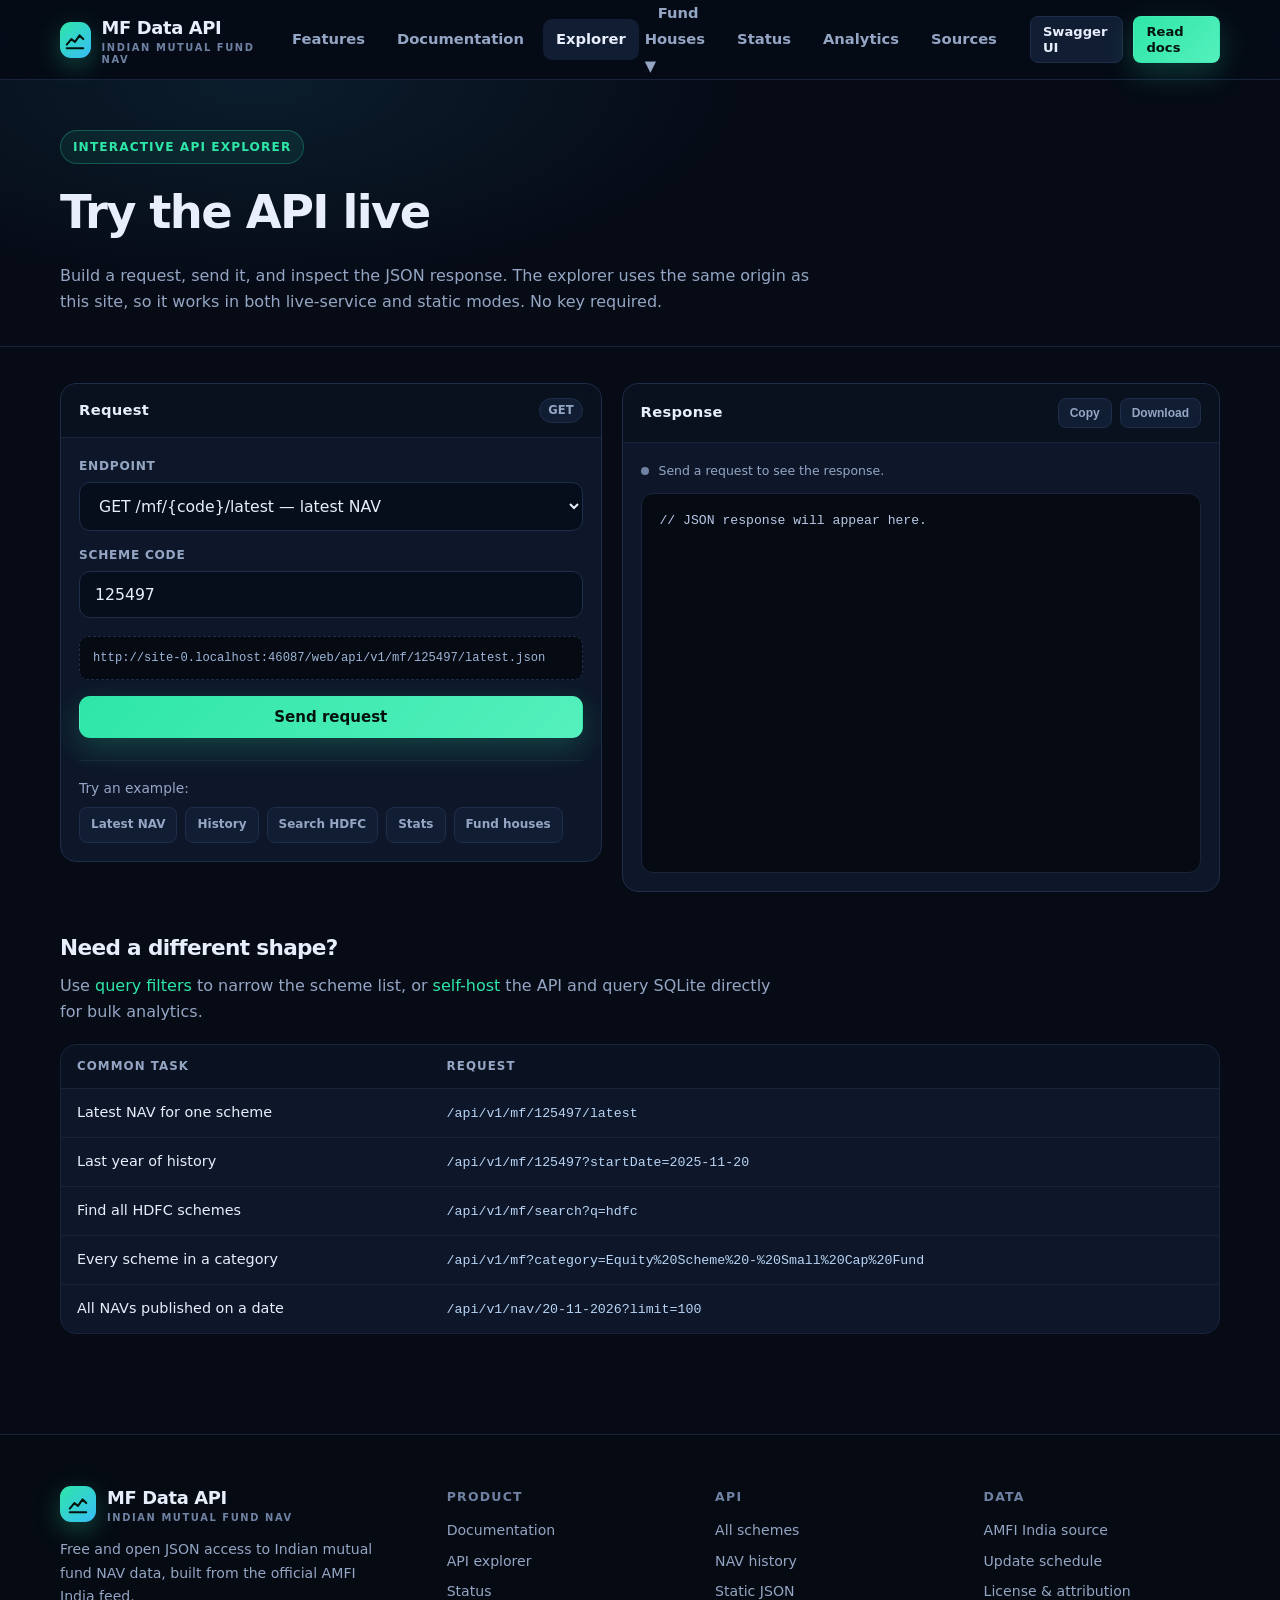
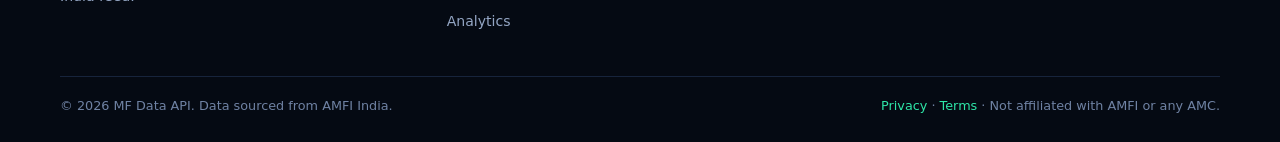
<file: web/explorer.html>
<!DOCTYPE html>
<html lang="en">
<head>
  <meta charset="utf-8">
  <meta name="viewport" content="width=device-width, initial-scale=1">
  <title>API Explorer — MF Data API</title>
  <meta name="description" content="Try the MF Data API in your browser: query schemes, NAV history, latest NAVs and dataset statistics.">
  <meta name="theme-color" content="#060b16">
  <link rel="icon" href="assets/favicon.svg" type="image/svg+xml">
  <link rel="stylesheet" href="assets/style.css">
</head>
<body>
  <a class="skip-link" href="#main">Skip to content</a>

  <header class="site-header">
    <div class="container header-inner">
      <a class="brand" href="index.html" aria-label="MF Data API home">
        <span class="brand-mark" aria-hidden="true">
          <svg viewBox="0 0 24 24" fill="none" stroke="currentColor" stroke-width="2.2" stroke-linecap="round" stroke-linejoin="round">
            <path d="M3 17l5-6 4 3 5-7 4 4"></path><path d="M3 21h18"></path>
          </svg>
        </span>
        <span>MF Data API<small>Indian mutual fund NAV</small></span>
      </a>
      <nav class="nav-links" id="site-nav" aria-label="Main navigation">
        <a href="#features">Features</a>
        <a href="docs.html">Documentation</a>
        <a href="explorer.html">Explorer</a>
        
        <div class="dropdown">
          <a href="#">Fund Houses ▼</a>
          <div class="dropdown-content">
            <a href="schemes.html">Schemes</a>
            <a href="categories.html">Categories</a>
          </div>
        </div>
        
        <a href="status.html">Status</a>
        <a href="analytics.html">Analytics</a>
        <a href="data-sources.html">Sources</a>
      </nav>
      <div class="nav-actions">
        <a class="btn btn-ghost btn-sm" data-swagger href="docs.html">Swagger UI</a>
        <a class="btn btn-primary btn-sm" href="docs.html">Read docs</a>
        <button class="nav-toggle" type="button" aria-label="Toggle navigation" aria-expanded="false" aria-controls="site-nav">☰</button>
      </div>
    </div>
  </header>

  <main id="main">
    <section class="docs-hero">
      <div class="container">
        <span class="eyebrow">Interactive API explorer</span>
        <h1>Try the API live</h1>
        <p>
          Build a request, send it, and inspect the JSON response. The explorer uses
          the same origin as this site, so it works in both live-service and static
          modes. No key required.
        </p>
      </div>
    </section>

    <div class="container explorer-wrap">
      <div class="explorer-grid">
        <section class="panel" aria-labelledby="request-heading">
          <div class="panel-head">
            <h2 id="request-heading">Request</h2>
            <span class="pill">GET</span>
          </div>
          <div class="panel-body">
            <form id="explorer-form">
              <div class="field">
                <label for="endpoint-select">Endpoint</label>
                <select id="endpoint-select">
                  <option value="latest">GET /mf/{code}/latest — latest NAV</option>
                  <option value="history">GET /mf/{code} — NAV history</option>
                  <option value="search">GET /mf/search — search schemes</option>
                  <option value="list">GET /mf — all schemes</option>
                  <option value="meta">GET /mf/{code}/meta — scheme metadata</option>
                  <option value="allLatest">GET /mf/latest — all latest NAVs</option>
                  <option value="movers">GET /movers/latest — top NAV movers</option>
                  <option value="dataSources">GET /data-sources — free data API directory</option>
                  <option value="houses">GET /fund-houses — fund houses</option>
                  <option value="categories">GET /categories — categories</option>
                  <option value="navDate">GET /nav/{date} — NAVs by date</option>
                  <option value="stats">GET /stats — dataset statistics</option>
                  <option value="health">GET /health — health check</option>
                </select>
              </div>

              <div class="field" id="wrap-code">
                <label for="field-code">Scheme code</label>
                <input id="field-code" name="code" type="text" inputmode="numeric" placeholder="125497" value="125497">
              </div>

              <div class="field" id="wrap-q" hidden>
                <label for="field-q">Search query</label>
                <input id="field-q" name="q" type="search" placeholder="hdfc">
              </div>

              <div class="field" id="wrap-date" hidden>
                <label for="field-date">NAV date</label>
                <input id="field-date" name="date" type="date">
              </div>

              <div class="field-row">
                <div class="field" id="wrap-limit" hidden>
                  <label for="field-limit">Limit</label>
                  <input id="field-limit" name="limit" type="number" min="1" placeholder="100">
                </div>
                <div class="field" id="wrap-offset" hidden>
                  <label for="field-offset">Offset</label>
                  <input id="field-offset" name="offset" type="number" min="0" placeholder="0">
                </div>
              </div>

              <div class="field-row">
                <div class="field" id="wrap-start" hidden>
                  <label for="field-start">Start date</label>
                  <input id="field-start" name="startDate" type="date">
                </div>
                <div class="field" id="wrap-end" hidden>
                  <label for="field-end">End date</label>
                  <input id="field-end" name="endDate" type="date">
                </div>
              </div>

              <p class="request-url" id="request-url">Choose an endpoint to build a request.</p>
              <button class="btn btn-primary" id="send-request" type="submit" style="width:100%">Send request</button>
            </form>

            <div style="margin-top:22px;border-top:1px solid var(--border-soft);padding-top:16px">
              <p class="text-sm muted" style="margin:0 0 8px">Try an example:</p>
              <div style="display:flex;flex-wrap:wrap;gap:8px">
                <a class="copy-btn" href="explorer.html?endpoint=latest&code=125497">Latest NAV</a>
                <a class="copy-btn" href="explorer.html?endpoint=history&code=125497">History</a>
                <a class="copy-btn" href="explorer.html?endpoint=search&q=hdfc">Search HDFC</a>
                <a class="copy-btn" href="explorer.html?endpoint=stats">Stats</a>
                <a class="copy-btn" href="explorer.html?endpoint=houses">Fund houses</a>
              </div>
            </div>
          </div>
        </section>

        <section class="panel" aria-labelledby="response-heading">
          <div class="panel-head">
            <h2 id="response-heading">Response</h2>
            <div style="display:flex;gap:8px">
              <button class="copy-btn" id="copy-response" type="button">Copy</button>
              <button class="copy-btn" id="download-response" type="button">Download</button>
            </div>
          </div>
          <div class="panel-body">
            <div class="response-meta" id="response-meta">
              <span class="status-dot"></span> Send a request to see the response.
            </div>
            <pre class="response-code" id="response-body">// JSON response will appear here.</pre>
          </div>
        </section>
      </div>

      <section class="section-tight" style="padding-bottom:0">
        <div class="section-head" style="margin-bottom:18px">
          <h2 style="font-size:1.35rem">Need a different shape?</h2>
          <p>
            Use <a href="docs.html#endpoint-list">query filters</a> to narrow the
            scheme list, or <a href="docs.html#self-hosting">self-host</a> the API and
            query SQLite directly for bulk analytics.
          </p>
        </div>
        <div class="table-wrap">
          <table>
            <thead><tr><th>Common task</th><th>Request</th></tr></thead>
            <tbody>
              <tr><td>Latest NAV for one scheme</td><td><code>/api/v1/mf/125497/latest</code></td></tr>
              <tr><td>Last year of history</td><td><code>/api/v1/mf/125497?startDate=2025-11-20</code></td></tr>
              <tr><td>Find all HDFC schemes</td><td><code>/api/v1/mf/search?q=hdfc</code></td></tr>
              <tr><td>Every scheme in a category</td><td><code>/api/v1/mf?category=Equity%20Scheme%20-%20Small%20Cap%20Fund</code></td></tr>
              <tr><td>All NAVs published on a date</td><td><code>/api/v1/nav/20-11-2026?limit=100</code></td></tr>
            </tbody>
          </table>
        </div>
      </section>
    </div>
  </main>

  <footer class="site-footer">
    <div class="container footer-grid">
      <div class="footer-brand">
        <a class="brand" href="index.html">
          <span class="brand-mark" aria-hidden="true">
            <svg viewBox="0 0 24 24" fill="none" stroke="currentColor" stroke-width="2.2" stroke-linecap="round" stroke-linejoin="round">
              <path d="M3 17l5-6 4 3 5-7 4 4"></path><path d="M3 21h18"></path>
            </svg>
          </span>
          <span>MF Data API<small>Indian mutual fund NAV</small></span>
        </a>
        <p>Free and open JSON access to Indian mutual fund NAV data, built from the official AMFI India feed.</p>
      </div>
      <div class="footer-col">
        <h4>Product</h4>
        <a href="docs.html">Documentation</a>
        <a href="explorer.html">API explorer</a>
        <a href="status.html">Status</a>
        <a href="analytics.html">Analytics</a>
      </div>
      <div class="footer-col">
        <h4>API</h4>
        <a href="docs.html#endpoint-list">All schemes</a>
        <a href="docs.html#endpoint-history">NAV history</a>
        <a href="docs.html#static-mode">Static JSON</a>
      </div>
      <div class="footer-col">
        <h4>Data</h4>
        <a href="https://www.amfiindia.com/net-asset-value/nav-download" rel="noopener">AMFI India source</a>
        <a href="docs.html#updates">Update schedule</a>
        <a href="docs.html#license">License &amp; attribution</a>
      </div>
    </div>
    <div class="container footer-bottom">
      <span>© <span data-year>2026</span> MF Data API. Data sourced from AMFI India.</span>
      <span><a href="privacy.html">Privacy</a> · <a href="terms.html">Terms</a> · Not affiliated with AMFI or any AMC.</span>
    </div>
  </footer>

  <script src="assets/config.js"></script>
  <script src="assets/app.js"></script>
</body>
</html>
</file>
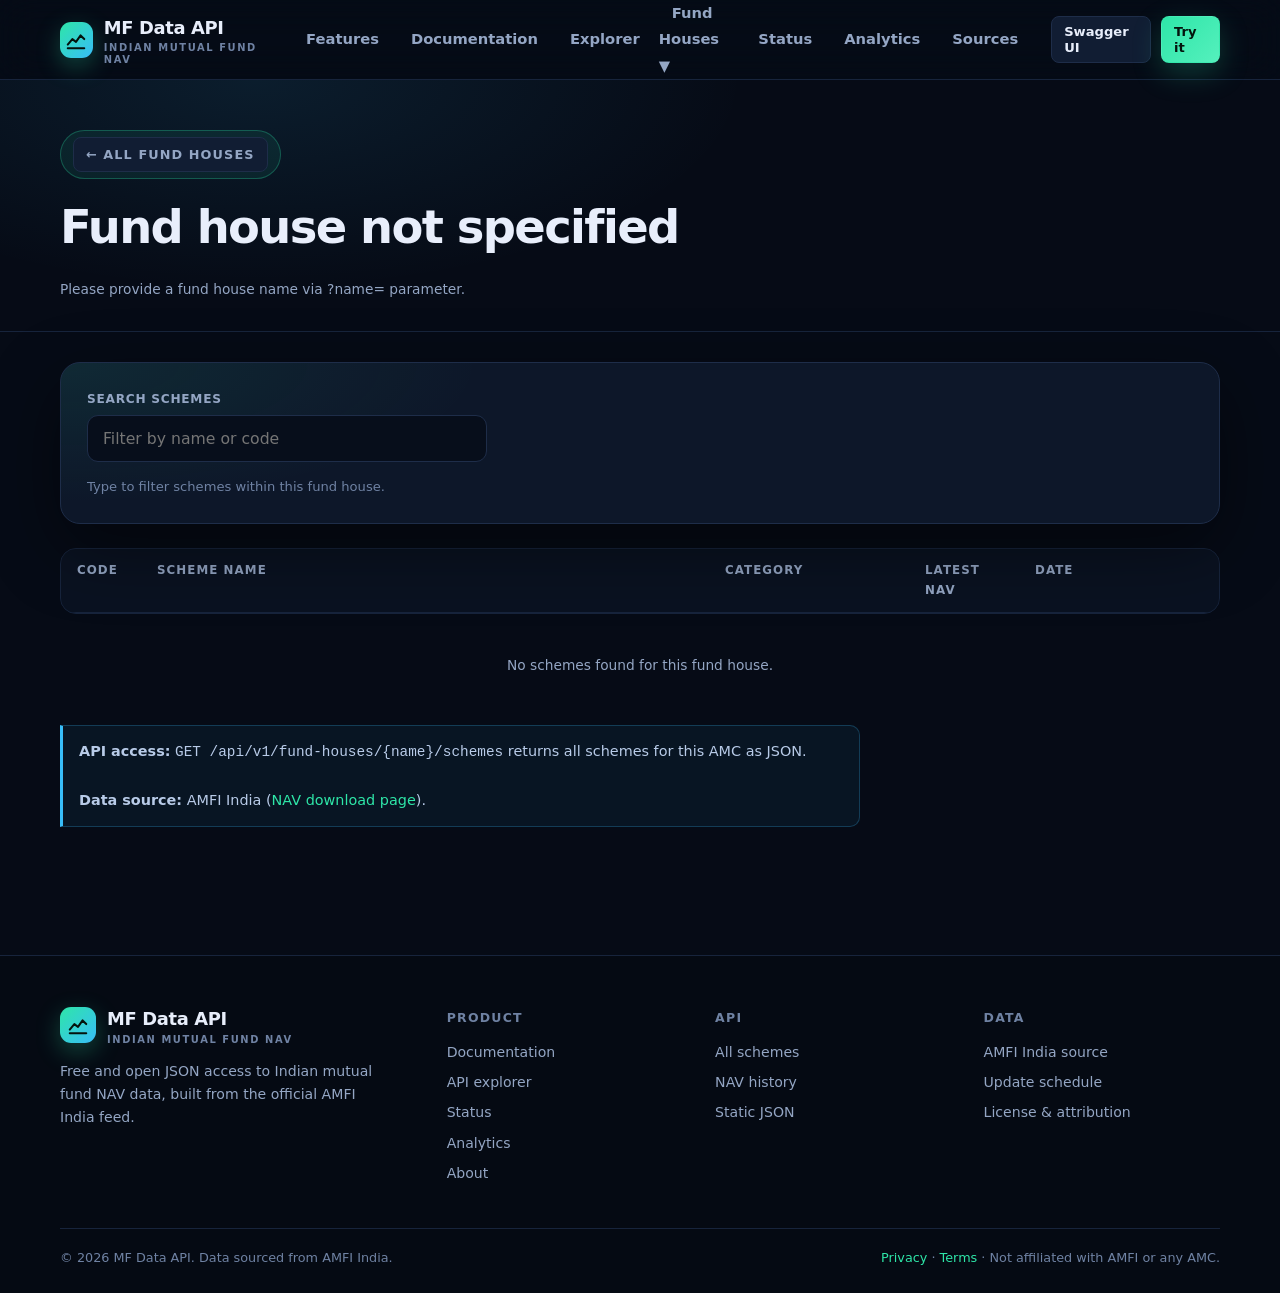
<file: web/fund-house.html>
<!DOCTYPE html>
<html lang="en">
<head>
  <meta charset="utf-8">
  <meta name="viewport" content="width=device-width, initial-scale=1">
  <title>Fund House Detail — MF Data API</title>
  <meta name="description" content="View all schemes for a specific mutual fund house with latest NAVs.">
  <meta name="theme-color" content="#060b16">
  <link rel="icon" href="assets/favicon.svg" type="image/svg+xml">
  <link rel="stylesheet" href="assets/style.css">
</head>
<body>
  <a class="skip-link" href="#main">Skip to content</a>

  <header class="site-header">
    <div class="container header-inner">
      <a class="brand" href="index.html" aria-label="MF Data API home">
        <span class="brand-mark" aria-hidden="true">
          <svg viewBox="0 0 24 24" fill="none" stroke="currentColor" stroke-width="2.2" stroke-linecap="round" stroke-linejoin="round">
            <path d="M3 17l5-6 4 3 5-7 4 4"></path><path d="M3 21h18"></path>
          </svg>
        </span>
        <span>MF Data API<small>Indian mutual fund NAV</small></span>
      </a>
      <nav class="nav-links" id="site-nav" aria-label="Main navigation">
        <a href="#features">Features</a>
        <a href="docs.html">Documentation</a>
        <a href="explorer.html">Explorer</a>
        
        <div class="dropdown">
          <a href="#">Fund Houses ▼</a>
          <div class="dropdown-content">
            <a href="schemes.html">Schemes</a>
            <a href="categories.html">Categories</a>
          </div>
        </div>
        
        <a href="status.html">Status</a>
        <a href="analytics.html">Analytics</a>
        <a href="data-sources.html">Sources</a>
      </nav>
      <div class="nav-actions">
        <a class="btn btn-ghost btn-sm" data-swagger href="docs.html">Swagger UI</a>
        <a class="btn btn-primary btn-sm" href="explorer.html">Try it</a>
        <button class="nav-toggle" type="button" aria-label="Toggle navigation" aria-expanded="false" aria-controls="site-nav">☰</button>
      </div>
    </div>
  </header>

  <main id="main">
    <section class="docs-hero">
      <div class="container">
        <span class="eyebrow" id="back-link-container">
          <a href="fund-houses.html" class="copy-btn" style="display:inline-flex;align-items:center;gap:6px;padding:6px 12px;font-size:0.8rem">← All fund houses</a>
        </span>
        <h1 id="house-name">Loading…</h1>
        <p id="house-meta" class="text-sm muted"></p>
      </div>
    </section>

    <div class="container" style="padding:30px 0 80px">
      <div class="search-shell" style="margin-bottom:24px">
        <div class="field" style="max-width:400px">
          <label for="scheme-search">Search schemes</label>
          <input id="scheme-search" type="search" placeholder="Filter by name or code" autocomplete="off">
        </div>
        <p class="search-hint" style="margin-top:8px">
          Type to filter schemes within this fund house.
        </p>
      </div>

      <div class="table-wrap" style="margin-bottom:16px">
        <table id="schemes-table">
          <thead>
            <tr>
              <th style="width:80px">Code</th>
              <th>Scheme name</th>
              <th style="width:200px">Category</th>
              <th style="width:110px">Latest NAV</th>
              <th style="width:110px">Date</th>
              <th style="width:90px"></th>
            </tr>
          </thead>
          <tbody></tbody>
        </table>
      </div>

      <div id="loading-indicator" class="text-sm muted" style="display:none;text-align:center;padding:16px">
        Loading schemes…
      </div>
      <div id="empty-state" class="text-sm muted" style="display:none;text-align:center;padding:24px">
        No schemes found for this fund house.
      </div>

      <div class="note" style="margin-top:24px;max-width:800px">
        <strong>API access:</strong> <code>GET /api/v1/fund-houses/{name}/schemes</code> returns all schemes for this AMC as JSON.
        <br><br>
        <strong>Data source:</strong> AMFI India (<a href="https://www.amfiindia.com/net-asset-value/nav-download" rel="noopener">NAV download page</a>).
      </div>
    </div>
  </main>

  <footer class="site-footer">
    <div class="container footer-grid">
      <div class="footer-brand">
        <a class="brand" href="index.html">
          <span class="brand-mark" aria-hidden="true">
            <svg viewBox="0 0 24 24" fill="none" stroke="currentColor" stroke-width="2.2" stroke-linecap="round" stroke-linejoin="round">
              <path d="M3 17l5-6 4 3 5-7 4 4"></path><path d="M3 21h18"></path>
            </svg>
          </span>
          <span>MF Data API<small>Indian mutual fund NAV</small></span>
        </a>
        <p>Free and open JSON access to Indian mutual fund NAV data, built from the official AMFI India feed.</p>
      </div>
      <div class="footer-col">
        <h4>Product</h4>
        <a href="docs.html">Documentation</a>
        <a href="explorer.html">API explorer</a>
        <a href="status.html">Status</a>
        <a href="analytics.html">Analytics</a>
        <a href="about.html">About</a>
      </div>
      <div class="footer-col">
        <h4>API</h4>
        <a href="docs.html#endpoint-list">All schemes</a>
        <a href="docs.html#endpoint-history">NAV history</a>
        <a href="docs.html#static-mode">Static JSON</a>
      </div>
      <div class="footer-col">
        <h4>Data</h4>
        <a href="https://www.amfiindia.com/net-asset-value/nav-download" rel="noopener">AMFI India source</a>
        <a href="docs.html#updates">Update schedule</a>
        <a href="docs.html#license">License & attribution</a>
      </div>
    </div>
    <div class="container footer-bottom">
      <span>© <span data-year>2026</span> MF Data API. Data sourced from AMFI India.</span>
      <span><a href="privacy.html">Privacy</a> · <a href="terms.html">Terms</a> · Not affiliated with AMFI or any AMC.</span>
    </div>
  </footer>

  <script src="assets/config.js"></script>
  <script src="assets/app.js"></script>
  <script>
(() => {
  const STATIC = (() => {
    const cfg = Object.assign({ mode: "server", apiBase: "/api/v1", repoUrl: "" }, window.MFDATA_CONFIG || {});
    return cfg.mode === "static" || location.protocol === "file:" || !String(cfg.apiBase || "").startsWith("/");
  })();
  const BASE = String((window.MFDATA_CONFIG && window.MFDATA_CONFIG.apiBase) || "/api/v1").replace(/\/+$/, "");

  const $ = (sel, root = document) => root.querySelector(sel);
  const $$ = (sel, root = document) => Array.from(root.querySelectorAll(sel));

  const nf = new Intl.NumberFormat("en-IN");

  const searchInput = $("#scheme-search");
  const tbody = $("#schemes-table tbody");
  const loading = $("#loading-indicator");
  const emptyState = $("#empty-state");
  const houseNameEl = $("#house-name");
  const houseMetaEl = $("#house-meta");

  let allSchemes = [];
  let debounceTimer = null;
  let houseName = "";

  function apiUrl(path) {
    return new URL(BASE + path, document.baseURI);
  }

  async function fetchJson(url) {
    const resp = await fetch(url, { headers: { Accept: "application/json" } });
    const text = await resp.text();
    try { return { ok: resp.ok, data: text ? JSON.parse(text) : null }; }
    catch { return { ok: resp.ok, data: text }; }
  }

  function getHouseFromUrl() {
    const params = new URLSearchParams(location.search);
    return params.get("name") || params.get("fund_house") || "";
  }

  async function loadSchemes() {
    houseName = getHouseFromUrl();
    if (!houseName) {
      houseNameEl.textContent = "Fund house not specified";
      houseMetaEl.textContent = "Please provide a fund house name via ?name= parameter.";
      loading.style.display = "none";
      emptyState.style.display = "block";
      return;
    }

    loading.style.display = "block";
    emptyState.style.display = "none";
    tbody.innerHTML = "";
    houseNameEl.textContent = houseName;
    houseMetaEl.textContent = "Loading schemes…";

    try {
      const url = STATIC
        ? apiUrl("/mf.json")  // static: fetch all and filter client-side
        : apiUrl(`/fund-houses/${encodeURIComponent(houseName)}/schemes`);

      const { ok, data } = await fetchJson(url);
      if (!ok || !Array.isArray(data)) throw new Error("Failed to fetch schemes");

      if (STATIC) {
        // Filter client-side by fund house
        allSchemes = data.filter(s => s.fundHouse === houseName);
      } else {
        allSchemes = data;
      }

      houseMetaEl.textContent = `${allSchemes.length} scheme${allSchemes.length !== 1 ? "s" : ""}`;
      renderSchemes(allSchemes);
    } catch (err) {
      console.error(err);
      houseMetaEl.textContent = "Failed to load schemes";
      emptyState.textContent = "Failed to load schemes. Please try again.";
      emptyState.style.display = "block";
    } finally {
      loading.style.display = "none";
    }
  }

  function escapeHtml(str) {
    return String(str).replace(/[&<>"']/g, s => ({ "&": "&amp;", "<": "&lt;", ">": "&gt;", '"': "&quot;", "'": "&#39;" }[s]));
  }

  function renderSchemes(schemes) {
    tbody.innerHTML = "";
    if (schemes.length === 0) {
      emptyState.style.display = "block";
      return;
    }
    schemes.forEach(s => {
      const tr = document.createElement("tr");
      const nav = s.nav !== undefined ? nf.format(Number(s.nav)) : "—";
      const date = s.date || "—";
      tr.innerHTML = `
        <td><code>${s.schemeCode}</code></td>
        <td><strong>${escapeHtml(s.schemeName)}</strong></td>
        <td>${escapeHtml(s.schemeCategory || "—")}</td>
        <td><code>${nav}</code></td>
        <td>${date}</td>
        <td>
          <a class="copy-btn" href="explorer.html?endpoint=latest&code=${s.schemeCode}" target="_blank" rel="noopener">View</a>
        </td>
      `;
      tbody.appendChild(tr);
    });
  }

  function debouncedFilter() {
    clearTimeout(debounceTimer);
    debounceTimer = setTimeout(() => {
      const q = searchInput.value.trim().toLowerCase();
      const filtered = allSchemes.filter(s =>
        s.schemeName.toLowerCase().includes(q) ||
        String(s.schemeCode) === q
      );
      renderSchemes(filtered);
    }, 150);
  }

  searchInput.addEventListener("input", debouncedFilter);
  loadSchemes();
})();
  </script>
</body>
</html>
</file>
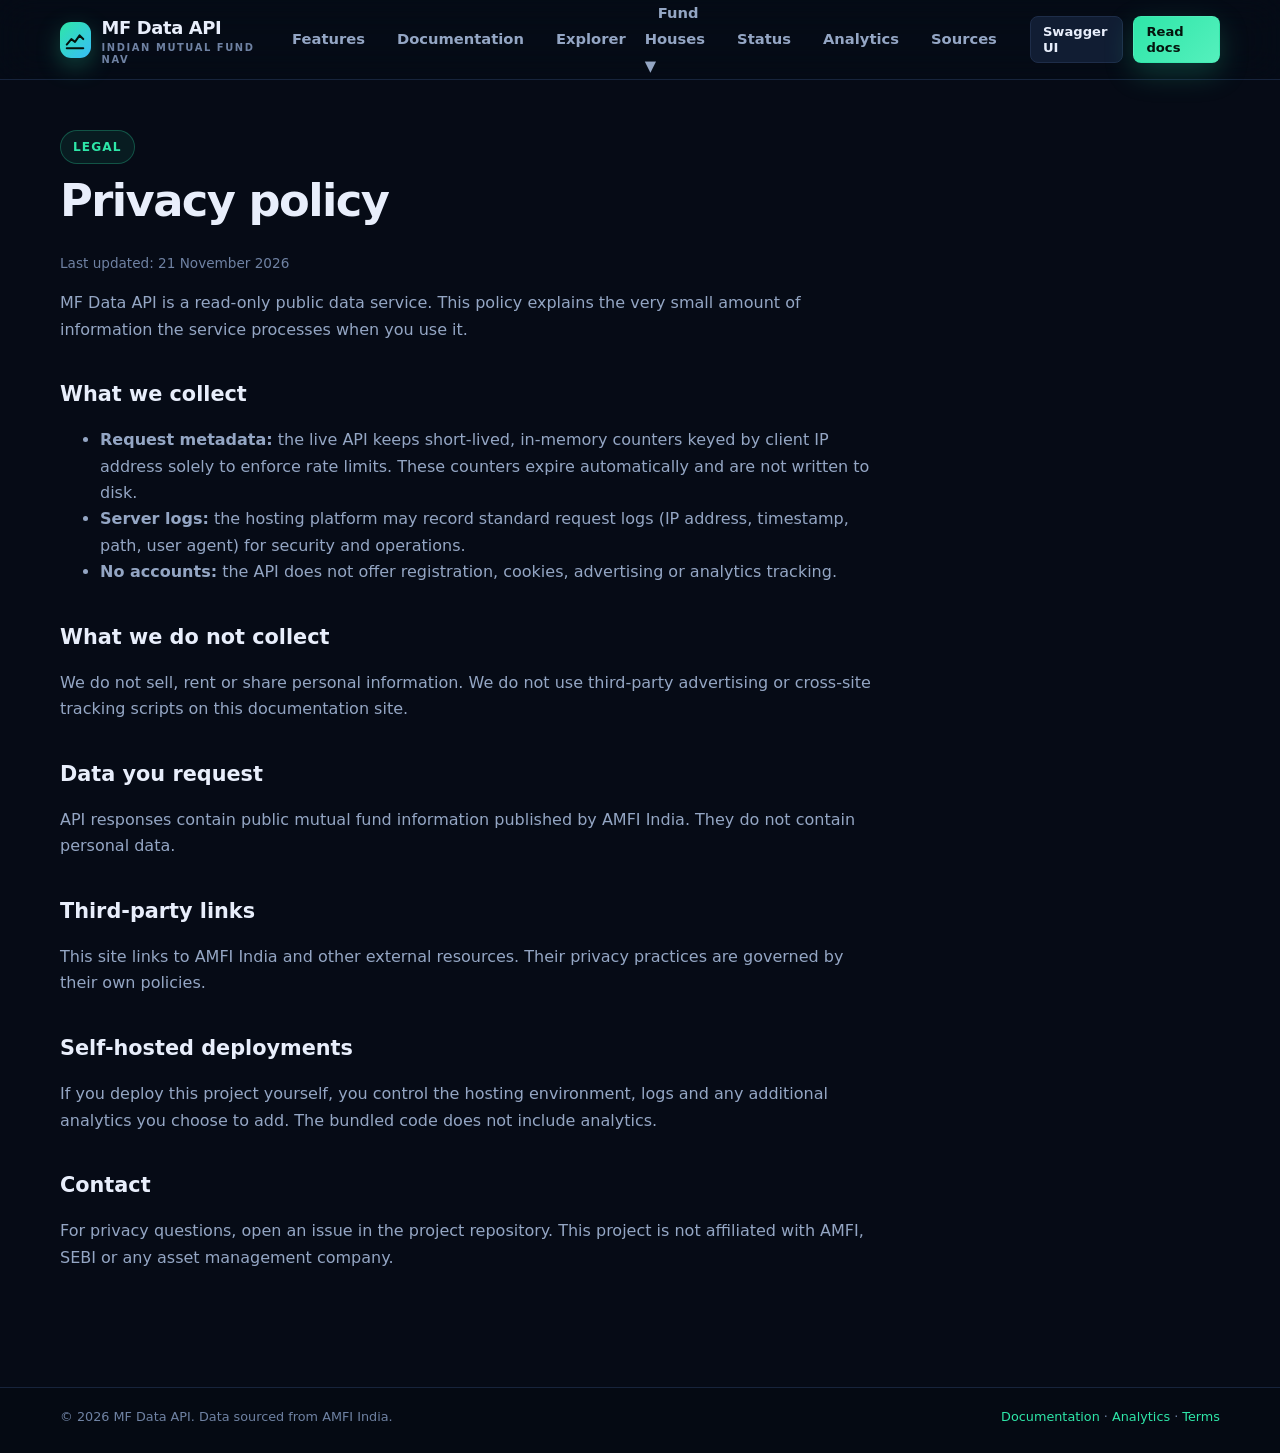
<file: web/privacy.html>
<!DOCTYPE html>
<html lang="en">
<head>
  <meta charset="utf-8">
  <meta name="viewport" content="width=device-width, initial-scale=1">
  <title>Privacy — MF Data API</title>
  <meta name="description" content="Privacy policy for the MF Data API service.">
  <meta name="theme-color" content="#060b16">
  <link rel="icon" href="assets/favicon.svg" type="image/svg+xml">
  <link rel="stylesheet" href="assets/style.css">
</head>
<body>
  <a class="skip-link" href="#main">Skip to content</a>

  <header class="site-header">
    <div class="container header-inner">
      <a class="brand" href="index.html" aria-label="MF Data API home">
        <span class="brand-mark" aria-hidden="true">
          <svg viewBox="0 0 24 24" fill="none" stroke="currentColor" stroke-width="2.2" stroke-linecap="round" stroke-linejoin="round">
            <path d="M3 17l5-6 4 3 5-7 4 4"></path><path d="M3 21h18"></path>
          </svg>
        </span>
        <span>MF Data API<small>Indian mutual fund NAV</small></span>
      </a>
      <nav class="nav-links" id="site-nav" aria-label="Main navigation">
        <a href="#features">Features</a>
        <a href="docs.html">Documentation</a>
        <a href="explorer.html">Explorer</a>
        
        <div class="dropdown">
          <a href="#">Fund Houses ▼</a>
          <div class="dropdown-content">
            <a href="schemes.html">Schemes</a>
            <a href="categories.html">Categories</a>
          </div>
        </div>
        
        <a href="status.html">Status</a>
        <a href="analytics.html">Analytics</a>
        <a href="data-sources.html">Sources</a>
      </nav>
      <div class="nav-actions">
        <a class="btn btn-ghost btn-sm" data-swagger href="docs.html">Swagger UI</a>
        <a class="btn btn-primary btn-sm" href="docs.html">Read docs</a>
        <button class="nav-toggle" type="button" aria-label="Toggle navigation" aria-expanded="false" aria-controls="site-nav">☰</button>
      </div>
    </div>
  </header>

  <main id="main" class="container">
    <article class="prose">
      <span class="eyebrow">Legal</span>
      <h1>Privacy policy</h1>
      <p class="updated">Last updated: 21 November 2026</p>

      <p>
        MF Data API is a read-only public data service. This policy explains the very
        small amount of information the service processes when you use it.
      </p>

      <h2>What we collect</h2>
      <ul>
        <li><strong>Request metadata:</strong> the live API keeps short-lived, in-memory counters keyed by client IP address solely to enforce rate limits. These counters expire automatically and are not written to disk.</li>
        <li><strong>Server logs:</strong> the hosting platform may record standard request logs (IP address, timestamp, path, user agent) for security and operations.</li>
        <li><strong>No accounts:</strong> the API does not offer registration, cookies, advertising or analytics tracking.</li>
      </ul>

      <h2>What we do not collect</h2>
      <p>
        We do not sell, rent or share personal information. We do not use third-party
        advertising or cross-site tracking scripts on this documentation site.
      </p>

      <h2>Data you request</h2>
      <p>
        API responses contain public mutual fund information published by AMFI India.
        They do not contain personal data.
      </p>

      <h2>Third-party links</h2>
      <p>
        This site links to AMFI India and other external resources. Their privacy
        practices are governed by their own policies.
      </p>

      <h2>Self-hosted deployments</h2>
      <p>
        If you deploy this project yourself, you control the hosting environment,
        logs and any additional analytics you choose to add. The bundled code does
        not include analytics.
      </p>

      <h2>Contact</h2>
      <p>
        For privacy questions, open an issue in the project repository. This project
        is not affiliated with AMFI, SEBI or any asset management company.
      </p>
    </article>
  </main>

  <footer class="site-footer">
    <div class="container footer-bottom" style="border-top:0">
      <span>© <span data-year>2026</span> MF Data API. Data sourced from AMFI India.</span>
      <span><a href="docs.html">Documentation</a> · <a href="analytics.html">Analytics</a> · <a href="terms.html">Terms</a></span>
    </div>
  </footer>

  <script src="assets/config.js"></script>
  <script src="assets/app.js"></script>
</body>
</html>
</file>
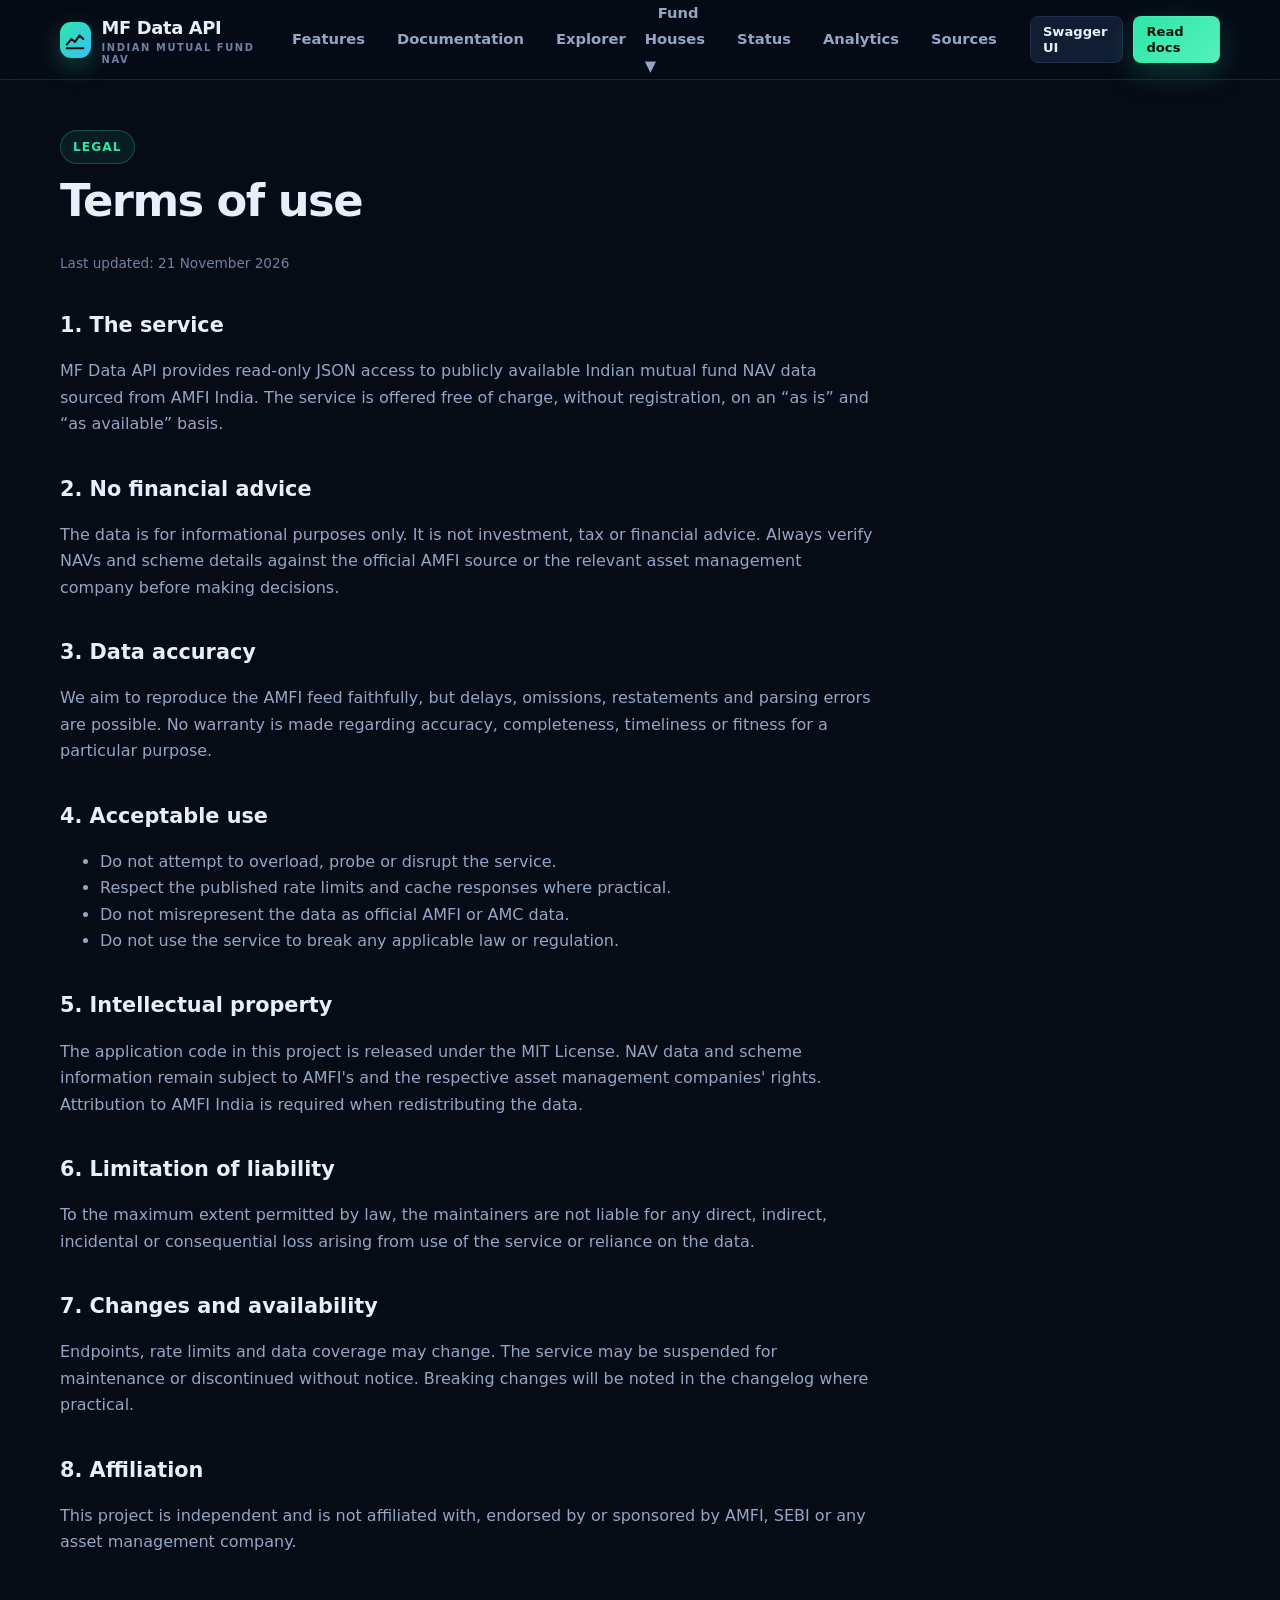
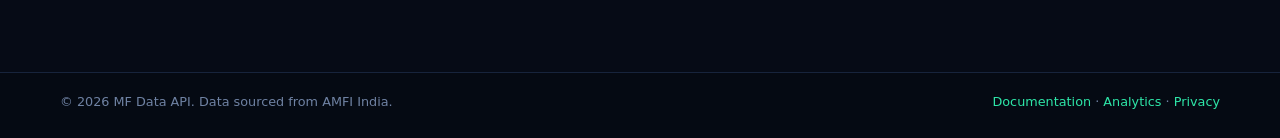
<file: web/terms.html>
<!DOCTYPE html>
<html lang="en">
<head>
  <meta charset="utf-8">
  <meta name="viewport" content="width=device-width, initial-scale=1">
  <title>Terms — MF Data API</title>
  <meta name="description" content="Terms of use for the MF Data API service.">
  <meta name="theme-color" content="#060b16">
  <link rel="icon" href="assets/favicon.svg" type="image/svg+xml">
  <link rel="stylesheet" href="assets/style.css">
</head>
<body>
  <a class="skip-link" href="#main">Skip to content</a>

  <header class="site-header">
    <div class="container header-inner">
      <a class="brand" href="index.html" aria-label="MF Data API home">
        <span class="brand-mark" aria-hidden="true">
          <svg viewBox="0 0 24 24" fill="none" stroke="currentColor" stroke-width="2.2" stroke-linecap="round" stroke-linejoin="round">
            <path d="M3 17l5-6 4 3 5-7 4 4"></path><path d="M3 21h18"></path>
          </svg>
        </span>
        <span>MF Data API<small>Indian mutual fund NAV</small></span>
      </a>
      <nav class="nav-links" id="site-nav" aria-label="Main navigation">
        <a href="#features">Features</a>
        <a href="docs.html">Documentation</a>
        <a href="explorer.html">Explorer</a>
        
        <div class="dropdown">
          <a href="#">Fund Houses ▼</a>
          <div class="dropdown-content">
            <a href="schemes.html">Schemes</a>
            <a href="categories.html">Categories</a>
          </div>
        </div>
        
        <a href="status.html">Status</a>
        <a href="analytics.html">Analytics</a>
        <a href="data-sources.html">Sources</a>
      </nav>
      <div class="nav-actions">
        <a class="btn btn-ghost btn-sm" data-swagger href="docs.html">Swagger UI</a>
        <a class="btn btn-primary btn-sm" href="docs.html">Read docs</a>
        <button class="nav-toggle" type="button" aria-label="Toggle navigation" aria-expanded="false" aria-controls="site-nav">☰</button>
      </div>
    </div>
  </header>

  <main id="main" class="container">
    <article class="prose">
      <span class="eyebrow">Legal</span>
      <h1>Terms of use</h1>
      <p class="updated">Last updated: 21 November 2026</p>

      <h2>1. The service</h2>
      <p>
        MF Data API provides read-only JSON access to publicly available Indian mutual
        fund NAV data sourced from AMFI India. The service is offered free of charge,
        without registration, on an “as is” and “as available” basis.
      </p>

      <h2>2. No financial advice</h2>
      <p>
        The data is for informational purposes only. It is not investment, tax or
        financial advice. Always verify NAVs and scheme details against the official
        AMFI source or the relevant asset management company before making decisions.
      </p>

      <h2>3. Data accuracy</h2>
      <p>
        We aim to reproduce the AMFI feed faithfully, but delays, omissions,
        restatements and parsing errors are possible. No warranty is made regarding
        accuracy, completeness, timeliness or fitness for a particular purpose.
      </p>

      <h2>4. Acceptable use</h2>
      <ul>
        <li>Do not attempt to overload, probe or disrupt the service.</li>
        <li>Respect the published rate limits and cache responses where practical.</li>
        <li>Do not misrepresent the data as official AMFI or AMC data.</li>
        <li>Do not use the service to break any applicable law or regulation.</li>
      </ul>

      <h2>5. Intellectual property</h2>
      <p>
        The application code in this project is released under the MIT License. NAV
        data and scheme information remain subject to AMFI's and the respective asset
        management companies' rights. Attribution to AMFI India is required when
        redistributing the data.
      </p>

      <h2>6. Limitation of liability</h2>
      <p>
        To the maximum extent permitted by law, the maintainers are not liable for any
        direct, indirect, incidental or consequential loss arising from use of the
        service or reliance on the data.
      </p>

      <h2>7. Changes and availability</h2>
      <p>
        Endpoints, rate limits and data coverage may change. The service may be
        suspended for maintenance or discontinued without notice. Breaking changes
        will be noted in the changelog where practical.
      </p>

      <h2>8. Affiliation</h2>
      <p>
        This project is independent and is not affiliated with, endorsed by or
        sponsored by AMFI, SEBI or any asset management company.
      </p>
    </article>
  </main>

  <footer class="site-footer">
    <div class="container footer-bottom" style="border-top:0">
      <span>© <span data-year>2026</span> MF Data API. Data sourced from AMFI India.</span>
      <span><a href="docs.html">Documentation</a> · <a href="analytics.html">Analytics</a> · <a href="privacy.html">Privacy</a></span>
    </div>
  </footer>

  <script src="assets/config.js"></script>
  <script src="assets/app.js"></script>
</body>
</html>
</file>
<file: web/assets/style.css>
:root {
  --bg: #060b16;
  --bg-soft: #0a1224;
  --surface: #0d1729;
  --surface-2: #111d33;
  --border: #1e2d49;
  --border-soft: #17243c;
  --text: #e8eefb;
  --muted: #94a6c4;
  --muted-2: #6f82a3;
  --accent: #2ee6a8;
  --accent-2: #38bdf8;
  --accent-3: #818cf8;
  --danger: #fb7185;
  --warning: #fbbf24;
  --radius: 16px;
  --radius-sm: 10px;
  --shadow: 0 24px 70px rgba(0, 0, 0, 0.45);
  --mono: "JetBrains Mono", "SFMono-Regular", ui-monospace, Consolas, monospace;
  --sans: "Inter", "Segoe UI", system-ui, -apple-system, sans-serif;
}

* {
  box-sizing: border-box;
}

html {
  scroll-behavior: smooth;
  scroll-padding-top: 96px;
}

body {
  margin: 0;
  background: var(--bg);
  color: var(--text);
  font-family: var(--sans);
  font-size: 16px;
  line-height: 1.65;
  -webkit-font-smoothing: antialiased;
}

a {
  color: var(--accent);
  text-decoration: none;
}

a:hover {
  text-decoration: underline;
}

img,
svg {
  max-width: 100%;
}

code,
pre,
kbd {
  font-family: var(--mono);
}

.container {
  width: min(1160px, calc(100% - 40px));
  margin: 0 auto;
}

.skip-link {
  position: absolute;
  left: -9999px;
  top: 0;
  z-index: 200;
  padding: 10px 16px;
  background: var(--accent);
  color: #04120c;
  border-radius: 0 0 8px 0;
}

.skip-link:focus {
  left: 0;
}

/* ------------------------------------------------------------------ header */
.site-header {
  position: sticky;
  top: 0;
  z-index: 50;
  background: rgba(6, 11, 22, 0.82);
  backdrop-filter: blur(18px);
  border-bottom: 1px solid var(--border-soft);
}

.header-inner {
  display: flex;
  align-items: center;
  justify-content: space-between;
  gap: 20px;
  min-height: 72px;
}

.brand {
  display: inline-flex;
  align-items: center;
  gap: 11px;
  color: var(--text);
  font-weight: 800;
  font-size: 1.12rem;
  letter-spacing: -0.02em;
  text-decoration: none;
}

.brand:hover {
  text-decoration: none;
}

.brand-mark {
  display: grid;
  place-items: center;
  width: 36px;
  height: 36px;
  border-radius: 11px;
  background: linear-gradient(135deg, var(--accent), var(--accent-2));
  color: #04120c;
  box-shadow: 0 8px 24px rgba(46, 230, 168, 0.28);
}

.brand-mark svg {
  width: 22px;
  height: 22px;
}

.brand small {
  display: block;
  font-size: 0.62rem;
  font-weight: 600;
  letter-spacing: 0.16em;
  color: var(--muted-2);
  text-transform: uppercase;
  line-height: 1.2;
}

.nav-links {
  display: flex;
  align-items: center;
  gap: 6px;
}

.nav-links a {
  color: var(--muted);
  font-size: 0.92rem;
  font-weight: 600;
  padding: 8px 13px;
  border-radius: 9px;
  text-decoration: none;
  transition: color 0.16s ease, background 0.16s ease;
}

.nav-links a:hover,
.nav-links a[aria-current="page"] {
  color: var(--text);
  background: var(--surface-2);
}

/* Dropdown menu */
.dropdown {
  position: relative;
  display: inline-block;
}

.dropdown-content {
  position: absolute;
  top: 100%;
  left: 0;
  min-width: 180px;
  background-color: var(--surface-2);
  border: 1px solid var(--border);
  border-radius: var(--radius-sm);
  padding: 8px 0;
  opacity: 0;
  visibility: hidden;
  transition: visibility 0.15s ease, opacity 0.15s ease;
  z-index: 100;
  box-shadow: var(--shadow);
  margin-top: 4px;
}

.dropdown-content a {
  padding: 10px 16px;
  color: var(--muted);
  font-size: 0.88rem;
  display: block;
  text-decoration: none;
  white-space: nowrap;
}

.dropdown-content a:hover {
  color: var(--text);
  background: var(--surface);
}

.dropdown:hover .dropdown-content,
.dropdown.open .dropdown-content {
  opacity: 1;
  visibility: visible;
}

/* Show the "open" class when clicking the dropdown */
.dropdown:hover .dropdown-content,
.dropdown.open .dropdown-content {
  opacity: 1;
  visibility: visible;
}

.nav-actions {
  display: flex;
  align-items: center;
  gap: 10px;
}

.nav-toggle {
  display: none;
  background: var(--surface-2);
  border: 1px solid var(--border);
  color: var(--text);
  border-radius: 9px;
  width: 40px;
  height: 40px;
  cursor: pointer;
}

/* ----------------------------------------------------------------- buttons */
.btn {
  display: inline-flex;
  align-items: center;
  justify-content: center;
  gap: 8px;
  border: 1px solid transparent;
  border-radius: 11px;
  padding: 11px 19px;
  font-family: var(--sans);
  font-size: 0.94rem;
  font-weight: 700;
  line-height: 1.2;
  cursor: pointer;
  text-decoration: none;
  transition: transform 0.16s ease, background 0.16s ease, border-color 0.16s ease;
}

.btn:hover {
  text-decoration: none;
  transform: translateY(-1px);
}

.btn-primary {
  background: linear-gradient(135deg, var(--accent), #55f0bd);
  color: #04140d;
  box-shadow: 0 10px 30px rgba(46, 230, 168, 0.22);
}

.btn-ghost {
  background: var(--surface-2);
  border-color: var(--border);
  color: var(--text);
}

.btn-ghost:hover {
  border-color: #2f456c;
}

.btn-sm {
  padding: 7px 12px;
  font-size: 0.82rem;
  border-radius: 8px;
}

/* -------------------------------------------------------------------- hero */
.hero {
  position: relative;
  overflow: hidden;
  padding: 74px 0 54px;
  background:
    radial-gradient(900px 480px at 78% -10%, rgba(56, 189, 248, 0.16), transparent 65%),
    radial-gradient(720px 420px at 12% 8%, rgba(46, 230, 168, 0.12), transparent 62%);
}

.hero::after {
  content: "";
  position: absolute;
  inset: 0;
  background-image:
    linear-gradient(rgba(148, 166, 196, 0.045) 1px, transparent 1px),
    linear-gradient(90deg, rgba(148, 166, 196, 0.045) 1px, transparent 1px);
  background-size: 54px 54px;
  mask-image: linear-gradient(to bottom, rgba(0, 0, 0, 0.5), transparent 78%);
  pointer-events: none;
}

.hero-grid {
  position: relative;
  z-index: 1;
  display: grid;
  grid-template-columns: 1.12fr 0.88fr;
  gap: 54px;
  align-items: center;
}

.eyebrow {
  display: inline-flex;
  align-items: center;
  gap: 9px;
  padding: 6px 12px;
  border: 1px solid rgba(46, 230, 168, 0.28);
  border-radius: 999px;
  background: rgba(46, 230, 168, 0.08);
  color: var(--accent);
  font-size: 0.76rem;
  font-weight: 700;
  letter-spacing: 0.09em;
  text-transform: uppercase;
}

.eyebrow .dot {
  width: 7px;
  height: 7px;
  border-radius: 50%;
  background: var(--accent);
  box-shadow: 0 0 0 4px rgba(46, 230, 168, 0.14);
}

h1.hero-title {
  margin: 20px 0 18px;
  font-size: clamp(2.35rem, 5.1vw, 4.15rem);
  line-height: 1.05;
  letter-spacing: -0.04em;
  font-weight: 800;
}

.gradient-text {
  background: linear-gradient(100deg, var(--accent) 8%, var(--accent-2) 55%, var(--accent-3) 100%);
  -webkit-background-clip: text;
  background-clip: text;
  color: transparent;
}

.hero-lead {
  margin: 0 0 26px;
  max-width: 620px;
  color: var(--muted);
  font-size: 1.08rem;
}

.hero-meta {
  display: flex;
  flex-wrap: wrap;
  gap: 8px 18px;
  margin: 22px 0 0;
  padding: 0;
  list-style: none;
  color: var(--muted);
  font-size: 0.86rem;
}

.hero-meta li {
  display: flex;
  align-items: center;
  gap: 7px;
}

.hero-meta li::before {
  content: "";
  width: 6px;
  height: 6px;
  border-radius: 50%;
  background: var(--accent);
}

.hero-actions {
  display: flex;
  flex-wrap: wrap;
  gap: 12px;
}

.hero-card {
  position: relative;
  border: 1px solid var(--border);
  border-radius: 20px;
  background: linear-gradient(160deg, rgba(17, 29, 51, 0.96), rgba(8, 14, 27, 0.98));
  box-shadow: var(--shadow);
  overflow: hidden;
}

.hero-card-head {
  display: flex;
  align-items: center;
  justify-content: space-between;
  gap: 12px;
  padding: 13px 17px;
  border-bottom: 1px solid var(--border-soft);
  color: var(--muted);
  font-size: 0.76rem;
  letter-spacing: 0.08em;
  text-transform: uppercase;
  font-weight: 700;
}

.window-dots {
  display: inline-flex;
  gap: 6px;
}

.window-dots i {
  width: 9px;
  height: 9px;
  border-radius: 50%;
  background: #26395b;
}

.hero-card-body {
  padding: 18px;
}

.code-line {
  margin: 0;
  padding: 13px 14px;
  border: 1px solid var(--border-soft);
  border-radius: 10px;
  background: #050a13;
  color: #b9c9e6;
  font-size: 0.82rem;
  line-height: 1.7;
  overflow-x: auto;
}

.code-line .tok-get {
  color: var(--accent);
  font-weight: 700;
}

.code-line .tok-url {
  color: var(--accent-2);
}

.hero-card .mini-response {
  margin-top: 14px;
  padding: 14px;
  border: 1px solid var(--border-soft);
  border-radius: 10px;
  background: rgba(5, 10, 19, 0.7);
  font-family: var(--mono);
  font-size: 0.75rem;
  line-height: 1.65;
  color: #9db2d3;
  overflow-x: auto;
}

.hero-card .mini-response .k {
  color: #c4b5fd;
}

.hero-card .mini-response .s {
  color: var(--accent);
}

.hero-card .mini-response .n {
  color: var(--warning);
}

/* ------------------------------------------------------------------- stats */
.stats-band {
  padding: 8px 0 20px;
}

.stats-grid {
  display: grid;
  grid-template-columns: repeat(4, 1fr);
  gap: 14px;
}

.stat {
  padding: 20px 22px;
  border: 1px solid var(--border-soft);
  border-radius: var(--radius);
  background: linear-gradient(160deg, rgba(17, 29, 51, 0.7), rgba(9, 16, 30, 0.6));
}

.stat-value {
  display: block;
  font-size: 1.8rem;
  font-weight: 800;
  letter-spacing: -0.03em;
  color: var(--text);
  font-variant-numeric: tabular-nums;
}

.stat-label {
  display: block;
  margin-top: 4px;
  color: var(--muted);
  font-size: 0.82rem;
  font-weight: 600;
}

/* ------------------------------------------------------------------ search */
.section {
  padding: 62px 0;
}

.section-tight {
  padding: 34px 0;
}

.section-head {
  max-width: 720px;
  margin-bottom: 30px;
}

.section-head h2 {
  margin: 10px 0 12px;
  font-size: clamp(1.7rem, 3.2vw, 2.4rem);
  letter-spacing: -0.03em;
  line-height: 1.15;
}

.section-head p {
  margin: 0;
  color: var(--muted);
}

.search-shell {
  position: relative;
  z-index: 5;
  padding: 26px;
  border: 1px solid var(--border);
  border-radius: 20px;
  background:
    radial-gradient(600px 200px at 0% 0%, rgba(46, 230, 168, 0.09), transparent 70%),
    var(--surface);
  box-shadow: var(--shadow);
}

.search-row {
  display: flex;
  gap: 10px;
}

.search-row input,
.field input,
.field select {
  width: 100%;
  border: 1px solid var(--border);
  border-radius: 11px;
  background: #070e1b;
  color: var(--text);
  padding: 13px 15px;
  font-family: var(--sans);
  font-size: 0.98rem;
  outline: none;
  transition: border-color 0.16s ease, box-shadow 0.16s ease;
}

.search-row input:focus,
.field input:focus,
.field select:focus {
  border-color: rgba(46, 230, 168, 0.55);
  box-shadow: 0 0 0 3px rgba(46, 230, 168, 0.12);
}

.search-row input::placeholder {
  color: var(--muted-2);
}

.search-hint {
  margin: 12px 0 0;
  color: var(--muted-2);
  font-size: 0.82rem;
}

.search-results {
  display: none;
  margin-top: 14px;
  border: 1px solid var(--border);
  border-radius: 12px;
  background: #081020;
  overflow: hidden;
}

.search-results.open {
  display: block;
}

.search-result {
  display: flex;
  align-items: center;
  justify-content: space-between;
  gap: 16px;
  width: 100%;
  padding: 11px 15px;
  border: 0;
  border-bottom: 1px solid var(--border-soft);
  background: transparent;
  color: var(--text);
  font-family: var(--sans);
  font-size: 0.9rem;
  text-align: left;
  cursor: pointer;
}

.search-result:last-child {
  border-bottom: 0;
}

.search-result:hover,
.search-result:focus-visible {
  background: var(--surface-2);
  outline: none;
}

.search-result .code {
  color: var(--muted-2);
  font-family: var(--mono);
  font-size: 0.78rem;
  white-space: nowrap;
}

.search-result .name {
  flex: 1;
  overflow: hidden;
  text-overflow: ellipsis;
  white-space: nowrap;
}

.search-empty {
  padding: 14px 15px;
  color: var(--muted);
  font-size: 0.9rem;
}

.scheme-panel {
  display: none;
  margin-top: 18px;
  padding-top: 18px;
  border-top: 1px solid var(--border-soft);
}

.scheme-panel.open {
  display: block;
}

.scheme-title {
  display: flex;
  flex-wrap: wrap;
  align-items: baseline;
  gap: 10px;
  margin-bottom: 4px;
}

.scheme-title strong {
  font-size: 1.02rem;
}

.scheme-title span {
  color: var(--muted-2);
  font-family: var(--mono);
  font-size: 0.8rem;
}

.nav-highlight {
  margin: 12px 0 16px;
  color: var(--muted);
  font-size: 0.9rem;
}

.nav-highlight b {
  color: var(--accent);
  font-family: var(--mono);
  font-size: 1.05rem;
}

.url-row {
  display: grid;
  grid-template-columns: 130px 1fr auto;
  align-items: center;
  gap: 10px;
  margin-top: 9px;
}

.url-row label {
  color: var(--muted);
  font-size: 0.78rem;
  font-weight: 700;
  letter-spacing: 0.05em;
  text-transform: uppercase;
}

.url-row code {
  padding: 9px 11px;
  border: 1px solid var(--border-soft);
  border-radius: 8px;
  background: #050a13;
  color: #a9c0e2;
  font-size: 0.78rem;
  overflow-x: auto;
  white-space: nowrap;
}

.copy-btn {
  border: 1px solid var(--border);
  background: var(--surface-2);
  color: var(--muted);
  border-radius: 8px;
  padding: 7px 11px;
  font-size: 0.75rem;
  font-weight: 700;
  cursor: pointer;
  white-space: nowrap;
}

.copy-btn:hover {
  color: var(--text);
  border-color: #345078;
}

/* ------------------------------------------------------------------ cards */
.feature-grid {
  display: grid;
  grid-template-columns: repeat(3, 1fr);
  gap: 16px;
}

.card {
  border: 1px solid var(--border-soft);
  border-radius: var(--radius);
  background: linear-gradient(165deg, rgba(17, 29, 51, 0.72), rgba(8, 14, 27, 0.55));
  padding: 24px;
  transition: border-color 0.18s ease, transform 0.18s ease;
}

.card:hover {
  border-color: #2a3f61;
  transform: translateY(-2px);
}

.card-icon {
  display: grid;
  place-items: center;
  width: 42px;
  height: 42px;
  margin-bottom: 15px;
  border-radius: 11px;
  background: rgba(46, 230, 168, 0.1);
  border: 1px solid rgba(46, 230, 168, 0.2);
  font-size: 1.2rem;
}

.card h3 {
  margin: 0 0 8px;
  font-size: 1.02rem;
  letter-spacing: -0.01em;
}

.card p {
  margin: 0;
  color: var(--muted);
  font-size: 0.9rem;
}

/* --------------------------------------------------------------- pipeline */
.pipeline {
  display: grid;
  grid-template-columns: repeat(3, 1fr);
  gap: 16px;
  counter-reset: step;
}

.pipeline-step {
  position: relative;
  padding: 24px;
  border: 1px solid var(--border-soft);
  border-radius: var(--radius);
  background: var(--surface);
}

.pipeline-step::before {
  counter-increment: step;
  content: "0" counter(step);
  display: inline-block;
  margin-bottom: 12px;
  color: var(--accent);
  font-family: var(--mono);
  font-size: 0.78rem;
  font-weight: 700;
  letter-spacing: 0.1em;
}

.pipeline-step h3 {
  margin: 0 0 8px;
  font-size: 1rem;
}

.pipeline-step p {
  margin: 0;
  color: var(--muted);
  font-size: 0.88rem;
}

.pipeline-step code {
  color: var(--accent-2);
  font-size: 0.82rem;
}

/* ----------------------------------------------------------------- tables */
.table-wrap {
  overflow-x: auto;
  border: 1px solid var(--border-soft);
  border-radius: var(--radius);
  background: var(--surface);
}

table {
  width: 100%;
  border-collapse: collapse;
  font-size: 0.9rem;
}

th,
td {
  padding: 12px 16px;
  text-align: left;
  border-bottom: 1px solid var(--border-soft);
  vertical-align: top;
}

th {
  color: var(--muted);
  font-size: 0.74rem;
  letter-spacing: 0.09em;
  text-transform: uppercase;
  font-weight: 700;
  background: rgba(8, 14, 27, 0.5);
}

tr:last-child td {
  border-bottom: 0;
}

td code,
th code {
  color: #b9d4f5;
  font-size: 0.83rem;
}

.method {
  display: inline-block;
  padding: 3px 8px;
  border-radius: 6px;
  font-family: var(--mono);
  font-size: 0.7rem;
  font-weight: 800;
  letter-spacing: 0.06em;
}

.method.get {
  background: rgba(46, 230, 168, 0.12);
  border: 1px solid rgba(46, 230, 168, 0.3);
  color: var(--accent);
}

/* ---------------------------------------------------------------- code block */
pre {
  position: relative;
  margin: 14px 0;
  padding: 16px 18px;
  border: 1px solid var(--border-soft);
  border-radius: 12px;
  background: #050a13;
  color: #b9c9e6;
  font-size: 0.82rem;
  line-height: 1.7;
  overflow-x: auto;
}

pre code {
  font-size: inherit;
}

pre .copy-pre {
  position: absolute;
  top: 8px;
  right: 8px;
  border: 1px solid var(--border);
  background: #0d1729;
  color: var(--muted);
  border-radius: 7px;
  padding: 4px 9px;
  font-size: 0.68rem;
  font-weight: 700;
  cursor: pointer;
  opacity: 0;
  transition: opacity 0.15s ease;
}

pre:hover .copy-pre,
pre:focus-within .copy-pre {
  opacity: 1;
}

/* ------------------------------------------------------------------- footer */
.site-footer {
  margin-top: 30px;
  border-top: 1px solid var(--border-soft);
  background: #050a13;
}

.footer-grid {
  display: grid;
  grid-template-columns: 1.5fr repeat(3, 1fr);
  gap: 32px;
  padding: 48px 0 36px;
}

.footer-brand p {
  max-width: 330px;
  margin: 14px 0 0;
  color: var(--muted);
  font-size: 0.88rem;
}

.footer-col h4 {
  margin: 4px 0 12px;
  font-size: 0.78rem;
  letter-spacing: 0.1em;
  text-transform: uppercase;
  color: var(--muted-2);
}

.footer-col a {
  display: block;
  margin: 7px 0;
  color: var(--muted);
  font-size: 0.88rem;
  text-decoration: none;
}

.footer-col a:hover {
  color: var(--text);
}

.footer-bottom {
  display: flex;
  flex-wrap: wrap;
  justify-content: space-between;
  gap: 10px;
  padding: 18px 0 26px;
  border-top: 1px solid var(--border-soft);
  color: var(--muted-2);
  font-size: 0.8rem;
}

/* -------------------------------------------------------------- docs layout */
.docs-hero {
  padding: 50px 0 30px;
  border-bottom: 1px solid var(--border-soft);
  background:
    radial-gradient(700px 300px at 20% 0%, rgba(56, 189, 248, 0.1), transparent 70%);
}

.docs-hero h1 {
  margin: 10px 0 12px;
  font-size: clamp(2rem, 4vw, 2.9rem);
  letter-spacing: -0.035em;
}

.docs-hero p {
  max-width: 760px;
  margin: 0;
  color: var(--muted);
}

.docs-layout {
  display: grid;
  grid-template-columns: 250px minmax(0, 1fr);
  gap: 46px;
  padding: 40px 0 70px;
}

.docs-sidebar {
  align-self: start;
  position: sticky;
  top: 92px;
  max-height: calc(100vh - 110px);
  overflow-y: auto;
  padding-right: 8px;
}

.docs-sidebar h4 {
  margin: 22px 0 8px;
  color: var(--muted-2);
  font-size: 0.7rem;
  letter-spacing: 0.12em;
  text-transform: uppercase;
}

.docs-sidebar h4:first-child {
  margin-top: 0;
}

.docs-sidebar a {
  display: block;
  padding: 6px 10px;
  margin: 2px 0;
  border-left: 2px solid transparent;
  color: var(--muted);
  font-size: 0.87rem;
  text-decoration: none;
}

.docs-sidebar a:hover,
.docs-sidebar a.active {
  color: var(--text);
  border-left-color: var(--accent);
  background: rgba(46, 230, 168, 0.05);
}

.doc-content {
  min-width: 0;
}

.doc-section {
  padding: 8px 0 34px;
  border-bottom: 1px solid var(--border-soft);
  margin-bottom: 30px;
}

.doc-section:last-child {
  border-bottom: 0;
}

.doc-section h2 {
  margin: 6px 0 14px;
  font-size: 1.6rem;
  letter-spacing: -0.025em;
  scroll-margin-top: 96px;
}

.doc-section h3 {
  margin: 28px 0 10px;
  font-size: 1.1rem;
  scroll-margin-top: 96px;
}

.doc-section p,
.doc-section li {
  color: var(--muted);
}

.doc-section strong {
  color: var(--text);
}

.doc-section ul {
  padding-left: 22px;
}

.note {
  margin: 18px 0;
  padding: 14px 16px;
  border: 1px solid rgba(56, 189, 248, 0.24);
  border-left: 3px solid var(--accent-2);
  border-radius: 0 10px 10px 0;
  background: rgba(56, 189, 248, 0.06);
  color: #b8cbe8;
  font-size: 0.9rem;
}

.note.warn {
  border-color: rgba(251, 191, 36, 0.26);
  border-left-color: var(--warning);
  background: rgba(251, 191, 36, 0.06);
}

.endpoint-card {
  margin: 18px 0;
  border: 1px solid var(--border-soft);
  border-radius: 14px;
  background: var(--surface);
  overflow: hidden;
}

.endpoint-head {
  display: flex;
  flex-wrap: wrap;
  align-items: center;
  gap: 10px;
  padding: 13px 16px;
  border-bottom: 1px solid var(--border-soft);
  background: rgba(5, 10, 19, 0.5);
}

.endpoint-head code {
  color: var(--text);
  font-size: 0.88rem;
  font-weight: 600;
}

.endpoint-body {
  padding: 16px;
}

.endpoint-body p {
  margin: 0 0 12px;
  font-size: 0.9rem;
}

.endpoint-body .params {
  width: 100%;
  font-size: 0.83rem;
}

.endpoint-body .params th,
.endpoint-body .params td {
  padding: 8px 10px;
}

.endpoint-body pre {
  margin-bottom: 0;
}

.pill {
  display: inline-block;
  padding: 2px 8px;
  border-radius: 999px;
  background: var(--surface-2);
  border: 1px solid var(--border);
  color: var(--muted);
  font-size: 0.72rem;
  font-weight: 700;
}

/* ---------------------------------------------------------------- explorer */
.explorer-wrap {
  padding: 36px 0 70px;
}

.explorer-grid {
  display: grid;
  grid-template-columns: minmax(0, 0.95fr) minmax(0, 1.05fr);
  gap: 20px;
  align-items: start;
}

.panel {
  border: 1px solid var(--border);
  border-radius: var(--radius);
  background: var(--surface);
  overflow: hidden;
}

.panel-head {
  display: flex;
  align-items: center;
  justify-content: space-between;
  gap: 12px;
  padding: 14px 18px;
  border-bottom: 1px solid var(--border-soft);
  background: rgba(5, 10, 19, 0.45);
}

.panel-head h2 {
  margin: 0;
  font-size: 0.92rem;
  letter-spacing: 0.02em;
}

.panel-body {
  padding: 18px;
}

.field {
  margin-bottom: 14px;
}

.field label {
  display: block;
  margin-bottom: 6px;
  color: var(--muted);
  font-size: 0.76rem;
  font-weight: 700;
  letter-spacing: 0.06em;
  text-transform: uppercase;
}

.field-row {
  display: grid;
  grid-template-columns: 1fr 1fr;
  gap: 12px;
}

.field[hidden] {
  display: none;
}

.request-url {
  margin: 4px 0 16px;
  padding: 11px 13px;
  border: 1px dashed var(--border);
  border-radius: 9px;
  background: #050a13;
  color: #9fb6d8;
  font-family: var(--mono);
  font-size: 0.76rem;
  word-break: break-all;
}

.response-meta {
  display: flex;
  flex-wrap: wrap;
  gap: 10px;
  align-items: center;
  margin-bottom: 12px;
  font-size: 0.78rem;
  color: var(--muted);
}

.status-dot {
  width: 8px;
  height: 8px;
  border-radius: 50%;
  background: var(--muted-2);
}

.status-dot.ok {
  background: var(--accent);
  box-shadow: 0 0 0 4px rgba(46, 230, 168, 0.12);
}

.status-dot.err {
  background: var(--danger);
  box-shadow: 0 0 0 4px rgba(251, 113, 133, 0.12);
}

.response-code {
  margin: 0;
  min-height: 380px;
  max-height: 620px;
  overflow: auto;
  white-space: pre;
}

/* --------------------------------------------------------------- status page */
.status-grid {
  display: grid;
  grid-template-columns: repeat(3, 1fr);
  gap: 16px;
}

.status-card {
  padding: 22px;
  border: 1px solid var(--border-soft);
  border-radius: var(--radius);
  background: var(--surface);
}

.status-card .label {
  color: var(--muted);
  font-size: 0.78rem;
  text-transform: uppercase;
  letter-spacing: 0.08em;
  font-weight: 700;
}

.status-card .value {
  display: block;
  margin-top: 8px;
  font-size: 1.35rem;
  font-weight: 800;
}

.status-banner {
  display: flex;
  align-items: center;
  gap: 14px;
  padding: 18px 20px;
  border: 1px solid rgba(46, 230, 168, 0.24);
  border-radius: var(--radius);
  background: rgba(46, 230, 168, 0.06);
  margin-bottom: 22px;
}

.status-banner .big-dot {
  width: 13px;
  height: 13px;
  border-radius: 50%;
  background: var(--accent);
  box-shadow: 0 0 0 5px rgba(46, 230, 168, 0.14);
  flex: none;
}

.status-banner strong {
  display: block;
  font-size: 1.02rem;
}

.status-banner span {
  color: var(--muted);
  font-size: 0.88rem;
}

/* ------------------------------------------------------------------- legal */
.prose {
  max-width: 820px;
  padding: 50px 0 70px;
}

.prose h1 {
  font-size: clamp(2rem, 4vw, 2.8rem);
  letter-spacing: -0.035em;
  margin: 0 0 10px;
}

.prose h2 {
  margin: 34px 0 10px;
  font-size: 1.3rem;
}

.prose p,
.prose li {
  color: var(--muted);
}

.prose .updated {
  color: var(--muted-2);
  font-size: 0.85rem;
}

/* --------------------------------------------------------------- responsive */
@media (max-width: 1000px) {
  .hero-grid {
    grid-template-columns: 1fr;
    gap: 36px;
  }

  .hero-card {
    max-width: 640px;
  }

  .feature-grid,
  .pipeline,
  .status-grid {
    grid-template-columns: repeat(2, 1fr);
  }

  .docs-layout {
    grid-template-columns: 1fr;
    gap: 20px;
  }

  .docs-sidebar {
    position: static;
    max-height: none;
    display: flex;
    flex-wrap: wrap;
    gap: 2px 8px;
    padding: 14px;
    border: 1px solid var(--border-soft);
    border-radius: var(--radius);
    background: var(--surface);
  }

  .docs-sidebar h4 {
    width: 100%;
    margin: 10px 0 4px;
  }

  .docs-sidebar a {
    border-left: 0;
    border-radius: 7px;
    padding: 5px 9px;
  }

  .docs-sidebar a:hover,
  .docs-sidebar a.active {
    border-left-color: transparent;
  }

  .explorer-grid {
    grid-template-columns: 1fr;
  }
}

@media (max-width: 720px) {
  .container {
    width: min(100% - 28px, 1160px);
  }

  .nav-links {
    position: absolute;
    top: 72px;
    left: 0;
    right: 0;
    display: none;
    flex-direction: column;
    align-items: stretch;
    gap: 4px;
    padding: 12px 20px 18px;
    background: rgba(6, 11, 22, 0.98);
    border-bottom: 1px solid var(--border);
  }

  .nav-links.open {
    display: flex;
  }

  .nav-toggle {
    display: inline-grid;
    place-items: center;
  }

  .hero {
    padding-top: 48px;
  }

  .stats-grid,
  .feature-grid,
  .pipeline,
  .status-grid,
  .footer-grid {
    grid-template-columns: 1fr;
  }

  .search-row {
    flex-direction: column;
  }

  .url-row {
    grid-template-columns: 1fr auto;
  }

  .url-row label {
    grid-column: 1 / -1;
  }

  .field-row {
    grid-template-columns: 1fr;
  }

  .footer-grid {
    gap: 24px;
    padding-top: 34px;
  }

  .section {
    padding: 44px 0;
  }

  .doc-section h2 {
    font-size: 1.35rem;
  }
}

@media (prefers-reduced-motion: reduce) {
  * {
    scroll-behavior: auto !important;
    transition: none !important;
    animation: none !important;
  }
}

/* --------------------------------------------------------------- utilities */
.muted {
  color: var(--muted);
}

.mono {
  font-family: var(--mono);
}

.nowrap {
  white-space: nowrap;
}

.mt-0 {
  margin-top: 0;
}

.mb-0 {
  margin-bottom: 0;
}

.text-sm {
  font-size: 0.86rem;
}

.hidden {
  display: none !important;
}
</file>
